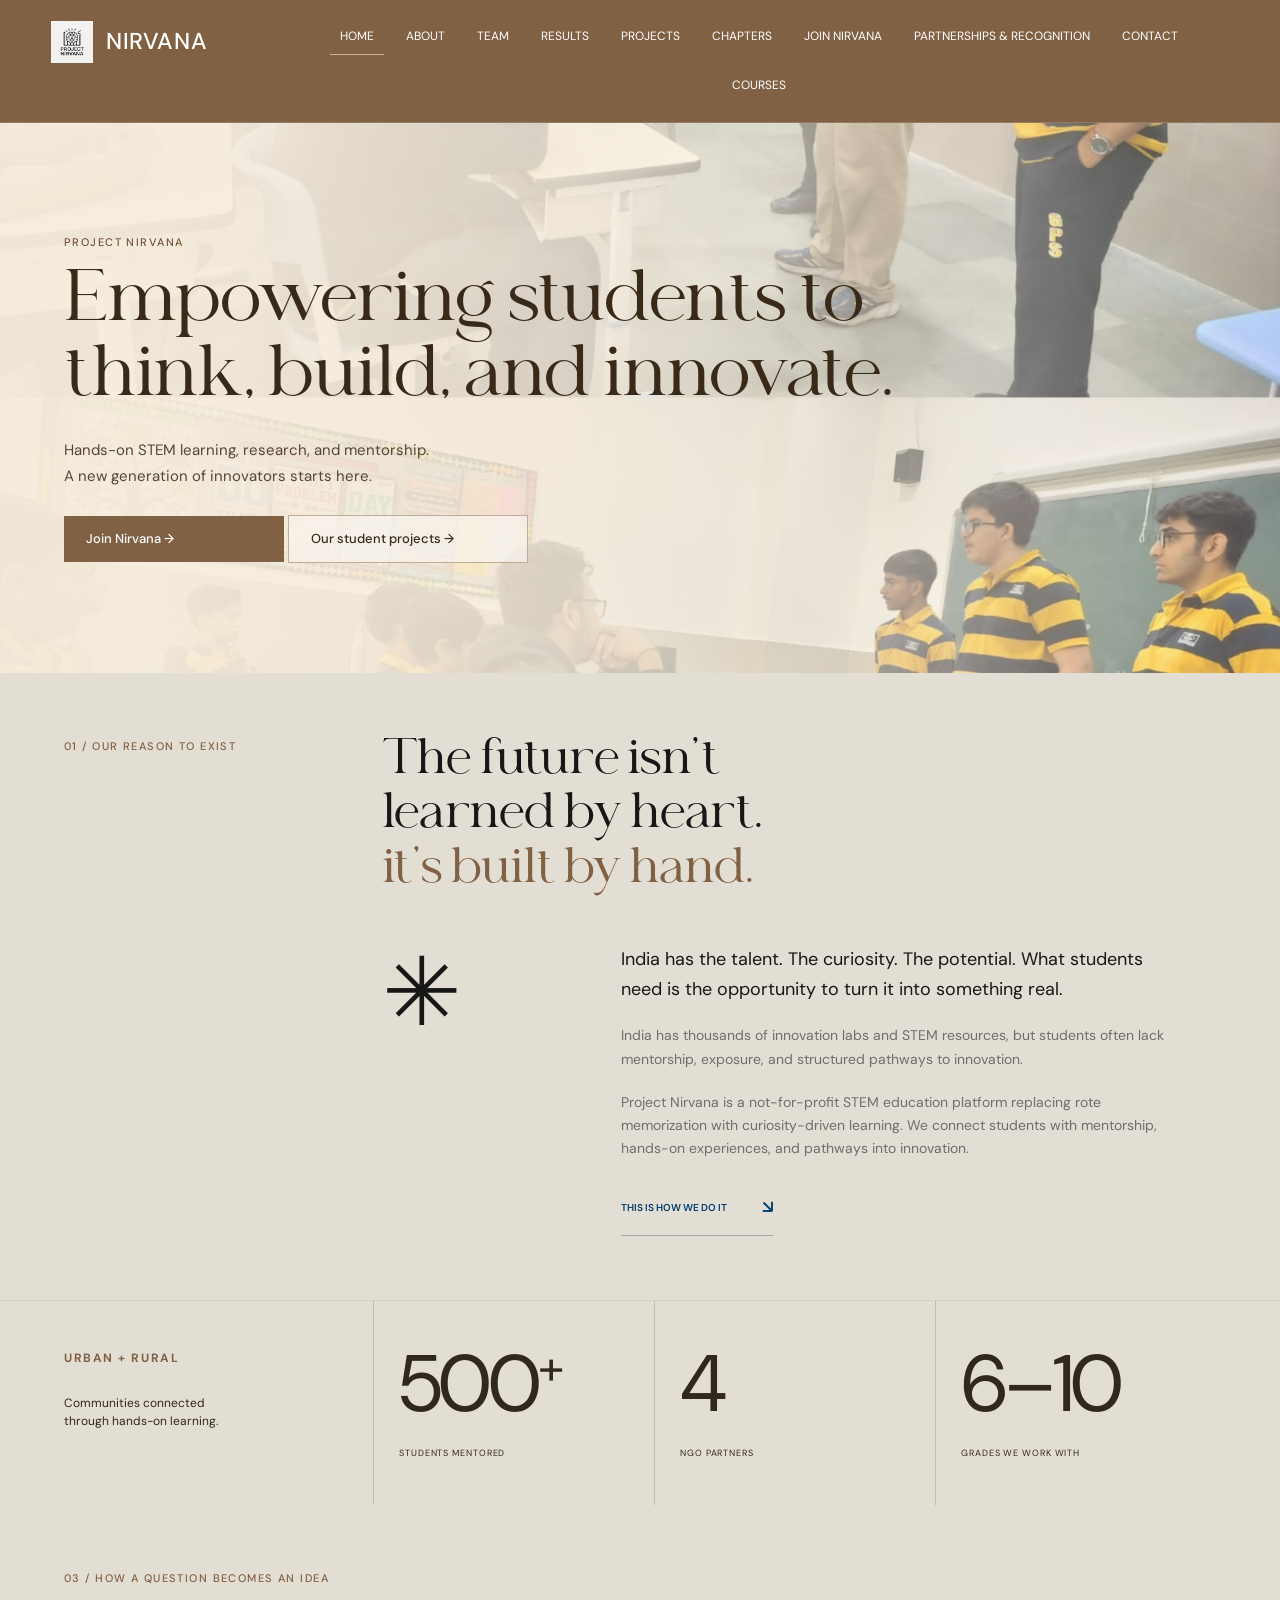
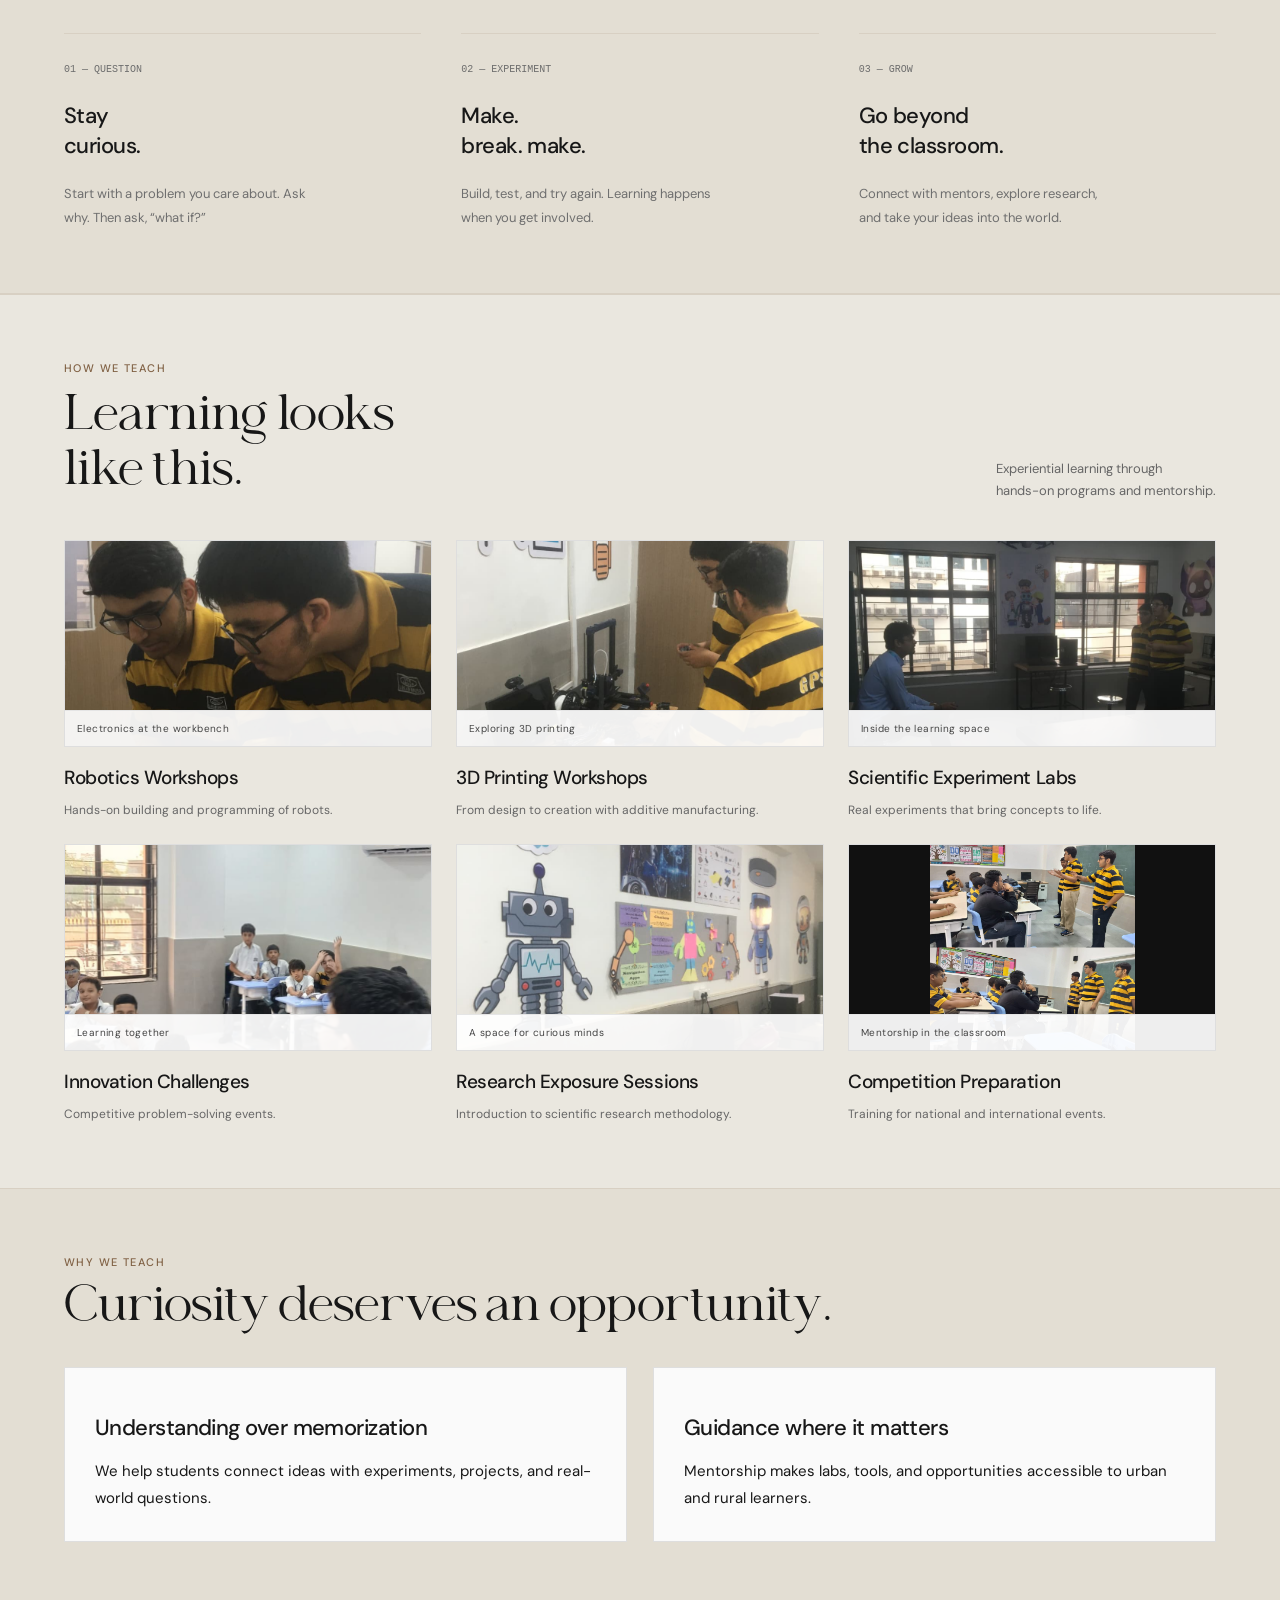
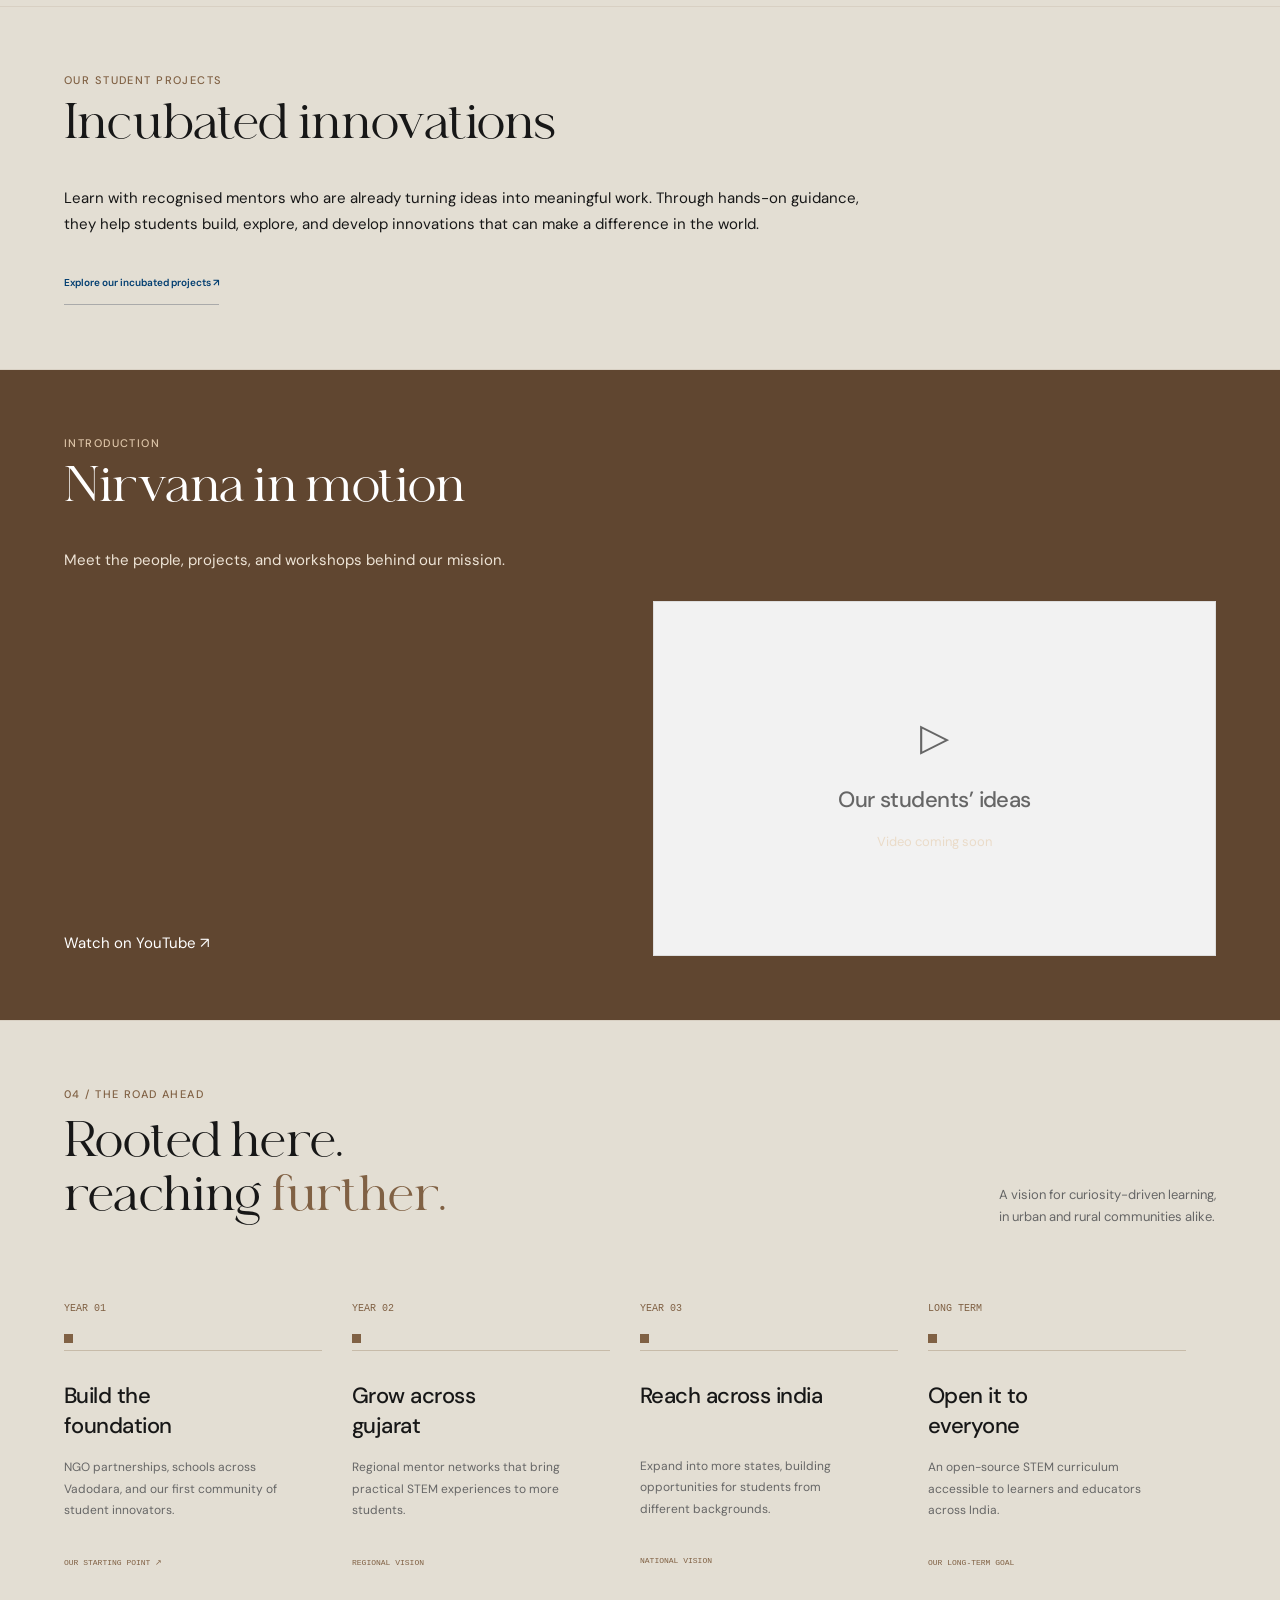
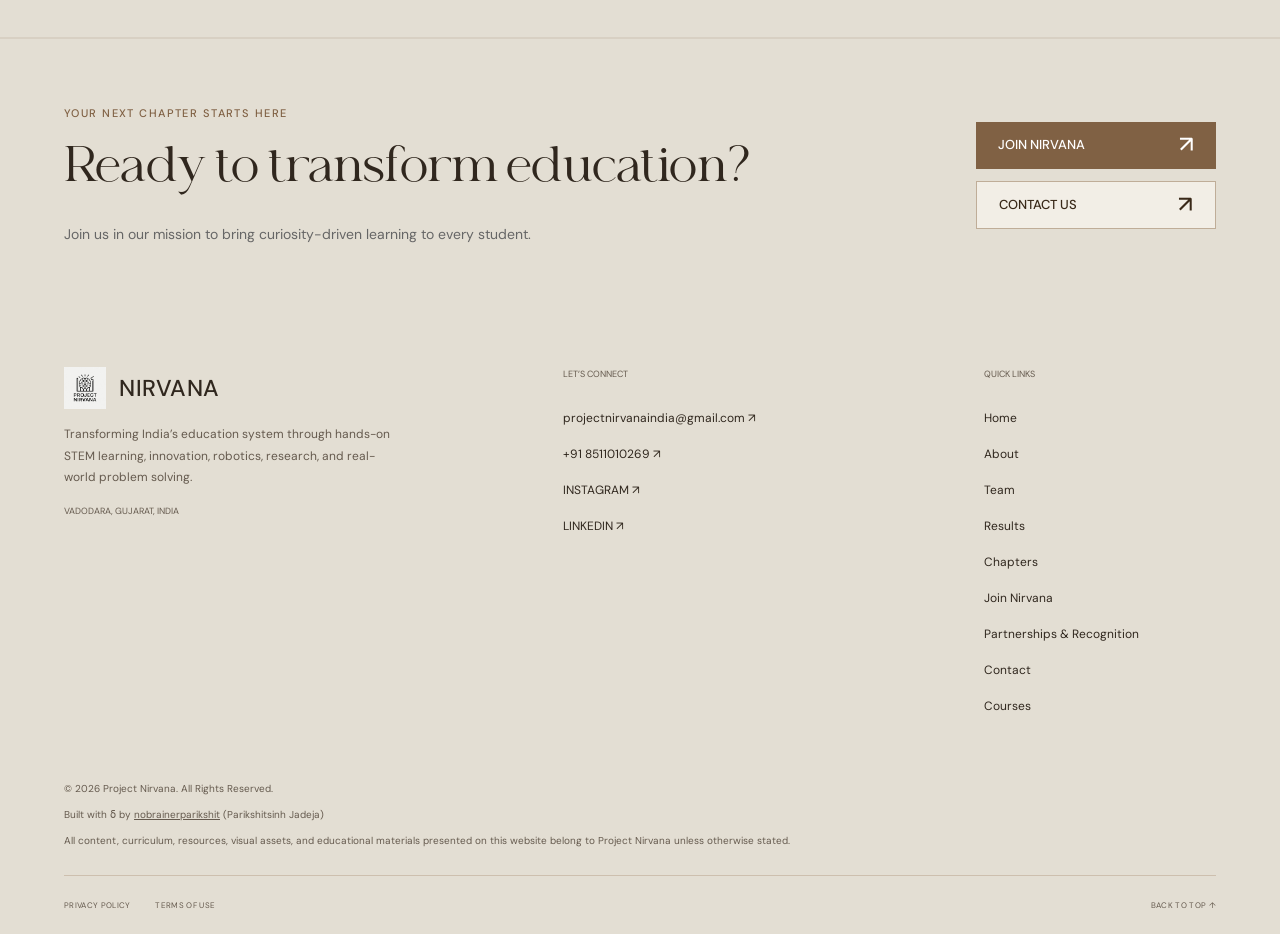
<file: project-nirvana/index.html>
<!doctype html>
<html lang="en">
  <head>
    <meta charset="utf-8" />
    <meta name="viewport" content="width=device-width, initial-scale=1" />
    <meta name="theme-color" content="#080808" />
    <meta
      name="description"
      content="Project Nirvana — Empowering students to think, build, and innovate. Hands-on STEM learning, innovation, research, and mentorship in India."
    />
    <title>
      Empowering students to think, build, and innovate | Project Nirvana
    </title>
    <link rel="icon" href="assets/logo/nirvana_logo.jpg" type="image/jpeg" />
    <link rel="stylesheet" href="style.css" />
    <link rel="stylesheet" href="pages.css" />
    <link rel="stylesheet" href="reference.css" />
    <script src="script.js" defer></script>
    <script src="contact.js" defer></script>
  </head>
  <body>
    <a class="skip" href="#main">Skip to content</a>
    <div class="progress" aria-hidden="true"></div>
    <div class="announcement">
      <span><i></i>A NOT-FOR-PROFIT STEM EDUCATION INITIATIVE</span
      ><span>VADODARA, INDIA ↗</span>
    </div>
    <header>
      <a class="brand" href="index.html" aria-label="Project Nirvana home"
        ><img
          class="brand-symbol"
          src="assets/logo/nirvana_logo.jpg"
          alt=""
          width="42"
          height="42"
        />NIRVANA<span class="brand-note">PROJECT<br />INDIA</span></a
      ><span class="header-note"
        >SMALL QUESTIONS.<br />EXTRAORDINARY POSSIBILITIES.</span
      ><a class="button yellow header-join" href="join.html"
        >JOIN NIRVANA<span>↗</span></a
      ><button
        class="menu-toggle"
        aria-label="Open navigation"
        aria-expanded="false"
        aria-controls="navigation"
      >
        ☰
      </button>
    </header>
    <nav id="navigation" aria-label="Main navigation">
      <a class="share" href="contact.html">LET’S BUILD THE FUTURE ↗</a>
      <div>
        <a href="index.html" aria-current="page">HOME</a
        ><a href="about.html">ABOUT</a><a href="team.html">TEAM</a
        ><a href="results.html">RESULTS</a><a href="projects.html">PROJECTS</a
        ><a href="chapters.html">CHAPTERS</a><a href="join.html">JOIN NIRVANA</a
        ><a href="partnerships.html">PARTNERSHIPS &amp; RECOGNITION</a
        ><a href="contact.html">CONTACT</a><a href="courses.html">COURSES</a>
      </div>
      <span>INDIA / STEM</span>
    </nav>
    <main id="main">
      <section class="reference-hero">
        <div>
          <span class="section-label">PROJECT NIRVANA</span>
          <h1>Empowering students to<br />think, build, and innovate.</h1>
          <p>
            Hands-on STEM learning, research, and mentorship.<br />A new
            generation of innovators starts here.
          </p>
          <a class="button black" href="join.html">Join Nirvana →</a>
          <a class="button outlined" href="#projects">Our student projects →</a>
        </div>
      </section>

      <section id="mission" class="mission light section">
        <div class="section-label reveal">01 / OUR REASON TO EXIST</div>
        <div class="mission-body">
          <h2 class="reveal">
            The future isn’t<br />learned by heart.<br /><span
              >it’s built by hand.</span
            >
          </h2>
          <div class="mission-detail reveal">
            <span class="asterisk" aria-hidden="true">✳</span>
            <div>
              <p>
                India has the talent. The curiosity. The potential. What
                students need is the opportunity to turn it into something real.
              </p>
              <p class="muted">
                India has thousands of innovation labs and STEM resources, but
                students often lack mentorship, exposure, and structured
                pathways to innovation.
              </p>
              <p class="muted">
                Project Nirvana is a not-for-profit STEM education platform
                replacing rote memorization with curiosity-driven learning. We
                connect students with mentorship, hands-on experiences, and
                pathways into innovation.
              </p>
              <a class="text-link dark-link" href="#gallery"
                >THIS IS HOW WE DO IT <span>↘</span></a
              >
            </div>
          </div>
        </div>
      </section>
      <section id="impact" class="impact">
        <div class="impact-intro">
          <span class="eyebrow">URBAN + RURAL</span>
          <p>Communities connected<br />through hands-on learning.</p>
        </div>
        <div class="stat">
          <strong data-count="500">500</strong><b>+</b
          ><span>STUDENTS MENTORED</span>
        </div>
        <div class="stat">
          <strong data-count="4">4</strong><span>NGO PARTNERS</span>
        </div>
        <div class="stat">
          <strong>6–10</strong><span>GRADES WE WORK WITH</span>
        </div>
      </section>

      <section class="method light section">
        <div class="section-label reveal">
          03 / HOW A QUESTION BECOMES AN IDEA
        </div>
        <div class="method-grid">
          <article class="reveal">
            <span>01 — QUESTION</span>
            <h3>Stay<br />curious.</h3>
            <p>
              Start with a problem you care about. Ask why. Then ask, “what if?”
            </p>
          </article>
          <article class="reveal">
            <span>02 — EXPERIMENT</span>
            <h3>Make.<br />break. make.</h3>
            <p>
              Build, test, and try again. Learning happens when you get
              involved.
            </p>
          </article>
          <article class="reveal">
            <span>03 — GROW</span>
            <h3>Go beyond<br />the classroom.</h3>
            <p>
              Connect with mentors, explore research, and take your ideas into
              the world.
            </p>
          </article>
        </div>
      </section>
      <section class="section light gallery" id="gallery">
        <div class="section-heading reveal">
          <div>
            <span class="section-label">HOW WE TEACH</span>
            <h2>Learning looks<br />like this.</h2>
          </div>
          <p>
            Experiential learning through<br />hands-on programs and mentorship.
          </p>
        </div>
        <div class="photo-grid">
          <article class="reveal">
            <figure class="site-photo workshop-photo">
              <img
                src="assets/WhatsApp%20Image%202026-07-02%20at%2013.57.18.jpeg"
                alt="Students working together with electronics"
                loading="lazy"
                width="960"
                height="1280"
              />
              <figcaption>Electronics at the workbench</figcaption>
            </figure>
            <h3>Robotics Workshops</h3>
            <p>Hands-on building and programming of robots.</p>
          </article>
          <article class="reveal">
            <figure class="site-photo workshop-photo">
              <img
                src="assets/rw.jpeg"
                alt="Students beside a 3D printer and electronic components"
                loading="lazy"
                width="960"
                height="1280"
              />
              <figcaption>Exploring 3D printing</figcaption>
            </figure>
            <h3>3D Printing Workshops</h3>
            <p>From design to creation with additive manufacturing.</p>
          </article>
          <article class="reveal">
            <figure class="site-photo workshop-photo">
              <img
                src="assets/WhatsApp%20Image%202026-07-02%20at%2013.57.19.jpeg"
                alt="Tables and equipment in the science learning space"
                loading="lazy"
                width="960"
                height="1280"
              />
              <figcaption>Inside the learning space</figcaption>
            </figure>
            <h3>Scientific Experiment Labs</h3>
            <p>Real experiments that bring concepts to life.</p>
          </article>
          <article class="reveal">
            <figure class="site-photo workshop-photo">
              <img
                src="assets/workshops/1.jpeg"
                alt="A classroom session with students and mentors"
                loading="lazy"
                width="960"
                height="1280"
              />
              <figcaption>Learning together</figcaption>
            </figure>
            <h3>Innovation Challenges</h3>
            <p>Competitive problem-solving events.</p>
          </article>
          <article class="reveal">
            <figure class="site-photo workshop-photo">
              <img
                src="assets/WhatsApp%20Image%202026-07-02%20at%2013.57.20%20(1).jpeg"
                alt="Science and technology displays on the classroom wall"
                loading="lazy"
                width="960"
                height="1280"
              />
              <figcaption>A space for curious minds</figcaption>
            </figure>
            <h3>Research Exposure Sessions</h3>
            <p>Introduction to scientific research methodology.</p>
          </article>
          <article class="reveal">
            <figure class="site-photo workshop-photo collage-photo">
              <img
                src="assets/workshops/2.jpeg"
                alt="Two photographs of mentors presenting to students"
                loading="lazy"
                width="960"
                height="1280"
              />
              <figcaption>Mentorship in the classroom</figcaption>
            </figure>
            <h3>Competition Preparation</h3>
            <p>Training for national and international events.</p>
          </article>
        </div>
      </section>
      <section class="section new-section">
        <span class="section-label">WHY WE TEACH</span>
        <h2>Curiosity deserves an opportunity.</h2>
        <div class="new-grid">
          <article>
            <h3>Understanding over memorization</h3>
            <p>
              We help students connect ideas with experiments, projects, and
              real-world questions.
            </p>
          </article>
          <article>
            <h3>Guidance where it matters</h3>
            <p>
              Mentorship makes labs, tools, and opportunities accessible to
              urban and rural learners.
            </p>
          </article>
        </div>
      </section>
      <div id="projects">
        <section class="section new-section">
          <span class="section-label">OUR STUDENT PROJECTS</span>
          <h2>Incubated innovations</h2>
          <p>
            Learn with recognised mentors who are already turning ideas into
            meaningful work. Through hands-on guidance, they help students
            build, explore, and develop innovations that can make a difference
            in the world.
          </p>
          <a class="text-link dark-link" href="projects.html"
            >Explore our incubated projects ↗</a
          >
        </section>
      </div>
      <section class="section new-section">
        <span class="section-label">INTRODUCTION</span>
        <h2>Nirvana in motion</h2>
        <p>Meet the people, projects, and workshops behind our mission.</p>
        <div class="new-grid">
          <div class="video-embed">
            <iframe
              src="https://www.youtube-nocookie.com/embed/5jcJ8ZbmPCk"
              title="Project Nirvana video"
              loading="lazy"
              allow="accelerometer; autoplay; clipboard-write; encrypted-media; gyroscope; picture-in-picture; web-share"
              referrerpolicy="strict-origin-when-cross-origin"
              allowfullscreen
            ></iframe
            ><a
              href="https://youtu.be/5jcJ8ZbmPCk"
              target="_blank"
              rel="noopener noreferrer"
              >Watch on YouTube ↗</a
            >
          </div>
          <div class="video-slot">
            <span>▷</span>
            <h3>Our students’ ideas</h3>
            <p>Video coming soon</p>
          </div>
        </div>
      </section>
      <section id="vision" class="vision section">
        <div class="section-heading reveal">
          <div>
            <span class="section-label">04 / THE ROAD AHEAD</span>
            <h2>Rooted here.<br />reaching <em>further.</em></h2>
          </div>
          <p>
            A vision for curiosity-driven learning,<br />in urban and rural
            communities alike.
          </p>
        </div>
        <div class="roadmap">
          <article class="reveal">
            <span>YEAR 01</span><i></i>
            <h3>Build the foundation</h3>
            <p>
              NGO partnerships, schools across Vadodara, and our first community
              of student innovators.
            </p>
            <b>OUR STARTING POINT ↗</b>
          </article>
          <article class="reveal">
            <span>YEAR 02</span><i></i>
            <h3>Grow across gujarat</h3>
            <p>
              Regional mentor networks that bring practical STEM experiences to
              more students.
            </p>
            <b>REGIONAL VISION</b>
          </article>
          <article class="reveal">
            <span>YEAR 03</span><i></i>
            <h3>Reach across india</h3>
            <p>
              Expand into more states, building opportunities for students from
              different backgrounds.
            </p>
            <b>NATIONAL VISION</b>
          </article>
          <article class="reveal">
            <span>LONG TERM</span><i></i>
            <h3>Open it to everyone</h3>
            <p>
              An open-source STEM curriculum accessible to learners and
              educators across India.
            </p>
            <b>OUR LONG-TERM GOAL</b>
          </article>
        </div>
      </section>
      <section class="page-cta light">
        <div>
          <span class="section-label">YOUR NEXT CHAPTER STARTS HERE</span>
          <h2>Ready to transform education?</h2>
          <p>
            Join us in our mission to bring curiosity-driven learning to every
            student.
          </p>
        </div>
        <div class="cta-buttons">
          <a class="button black" href="join.html"
            >JOIN NIRVANA<span>↗</span></a
          ><a class="button outlined" href="contact.html"
            >CONTACT US<span>↗</span></a
          >
        </div>
      </section>
    </main>
    <footer>
      <div class="footer-top">
        <div>
          <a class="brand" href="index.html"
            ><img
              class="brand-symbol"
              src="assets/logo/nirvana_logo.jpg"
              alt=""
              width="42"
              height="42"
            />NIRVANA<span class="brand-note">PROJECT<br />INDIA</span></a
          >
          <p>
            Transforming India’s education system through hands-on STEM
            learning, innovation, robotics, research, and real-world problem
            solving.
          </p>
          <span>VADODARA, GUJARAT, INDIA</span>
        </div>
        <div>
          <span>LET’S CONNECT</span
          ><a href="mailto:projectnirvanaindia@gmail.com"
            >projectnirvanaindia@gmail.com ↗</a
          ><a href="https://wa.me/9185111010269" target="_blank" rel="noopener"
            >+91 8511010269 ↗</a
          ><a
            href="https://www.instagram.com/project_nirvanaindia/"
            target="_blank"
            rel="noopener"
            >INSTAGRAM ↗</a
          ><a
            href="https://www.linkedin.com/company/the-project-nirvana/"
            target="_blank"
            rel="noopener"
            >LINKEDIN ↗</a
          >
        </div>
        <div>
          <span>QUICK LINKS</span><a href="index.html">Home</a
          ><a href="about.html">About</a><a href="team.html">Team</a
          ><a href="results.html">Results</a><a href="chapters.html">Chapters</a
          ><a href="join.html">Join Nirvana</a
          ><a href="partnerships.html">Partnerships &amp; Recognition</a
          ><a href="contact.html">Contact</a><a href="courses.html">Courses</a>
        </div>
      </div>
      <div class="footer-credits">
        <p>© 2026 Project Nirvana. All Rights Reserved.</p>
        <p>
          Built with ẟ by
          <a href="https://pariksh1t.netlify.app" target="_blank" rel="noopener"
            >nobrainerparikshit</a
          >
          (Parikshitsinh Jadeja)
        </p>
        <p>
          All content, curriculum, resources, visual assets, and educational
          materials presented on this website belong to Project Nirvana unless
          otherwise stated.
        </p>
      </div>
      <div class="footer-bottom">
        <a href="privacy.html">PRIVACY POLICY</a
        ><a href="terms.html">TERMS OF USE</a><a href="#">BACK TO TOP ↑</a>
      </div>
    </footer>
  </body>
</html>
</file>
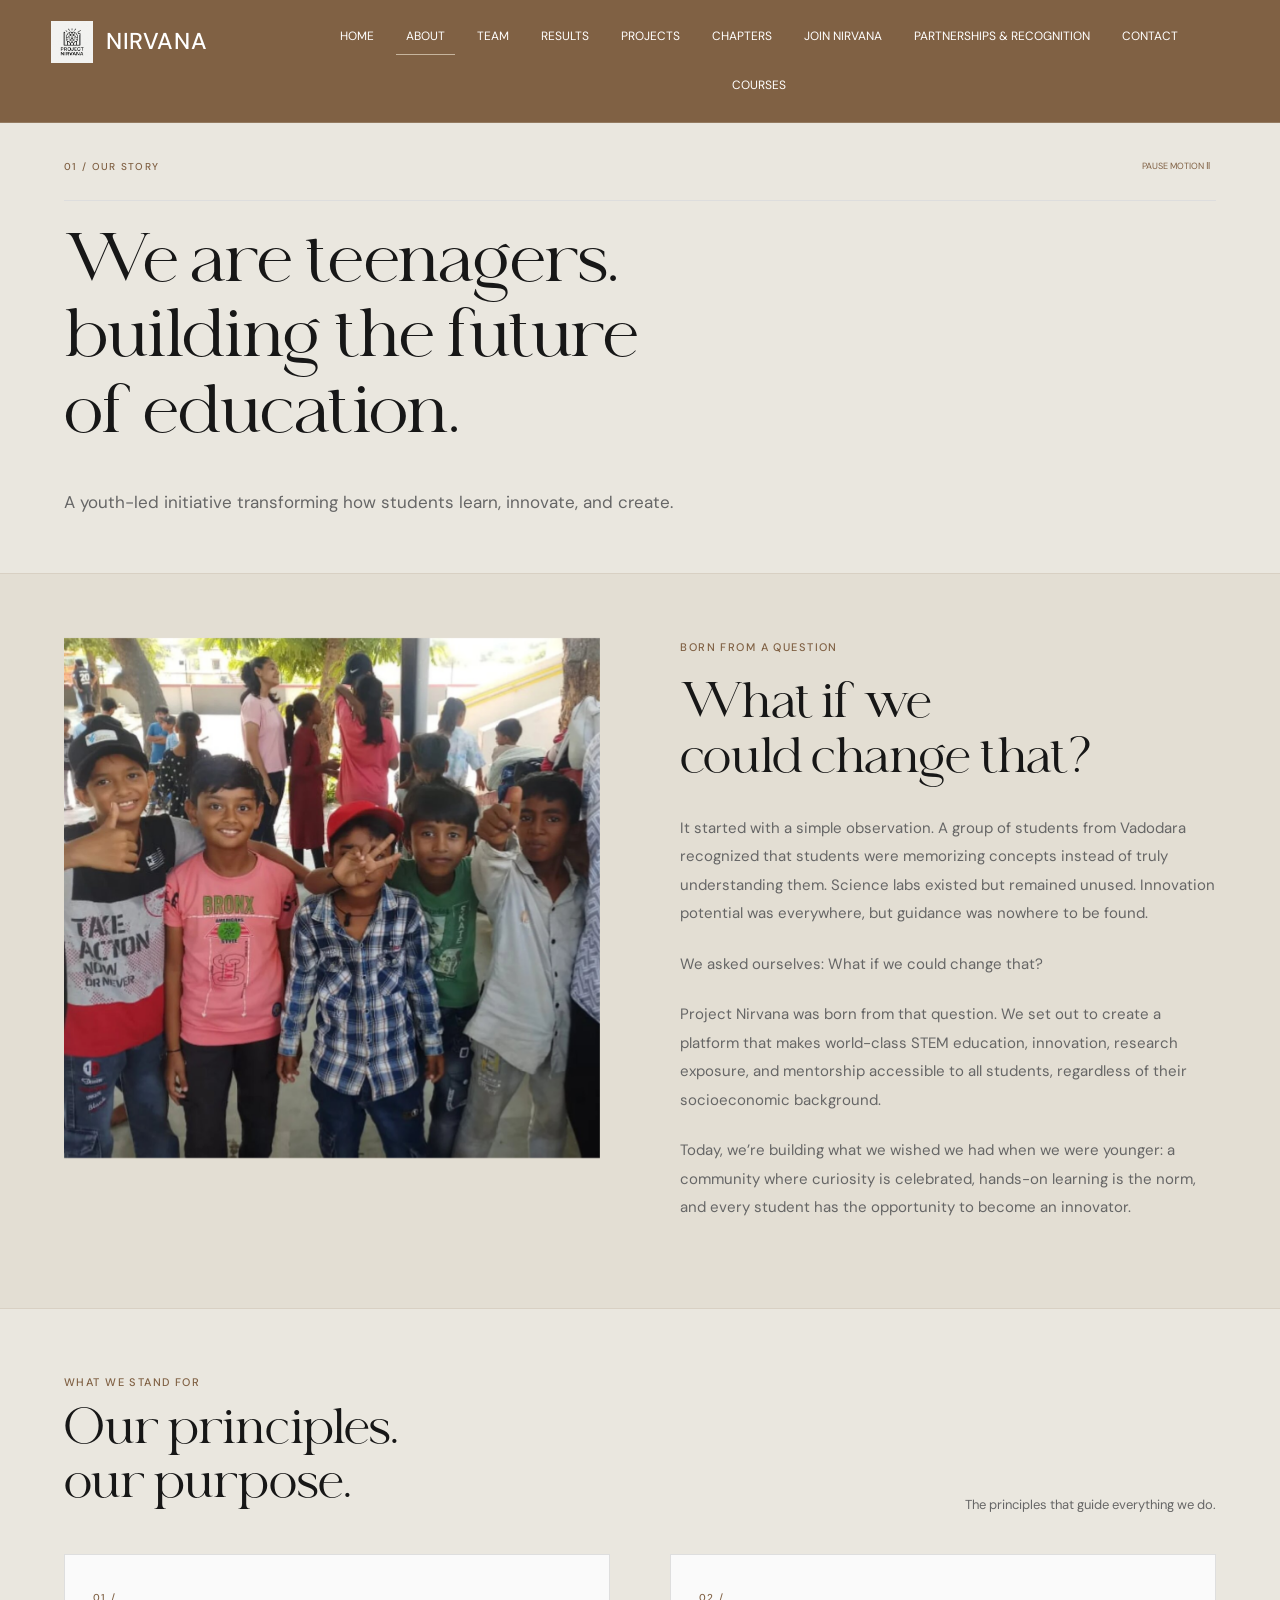
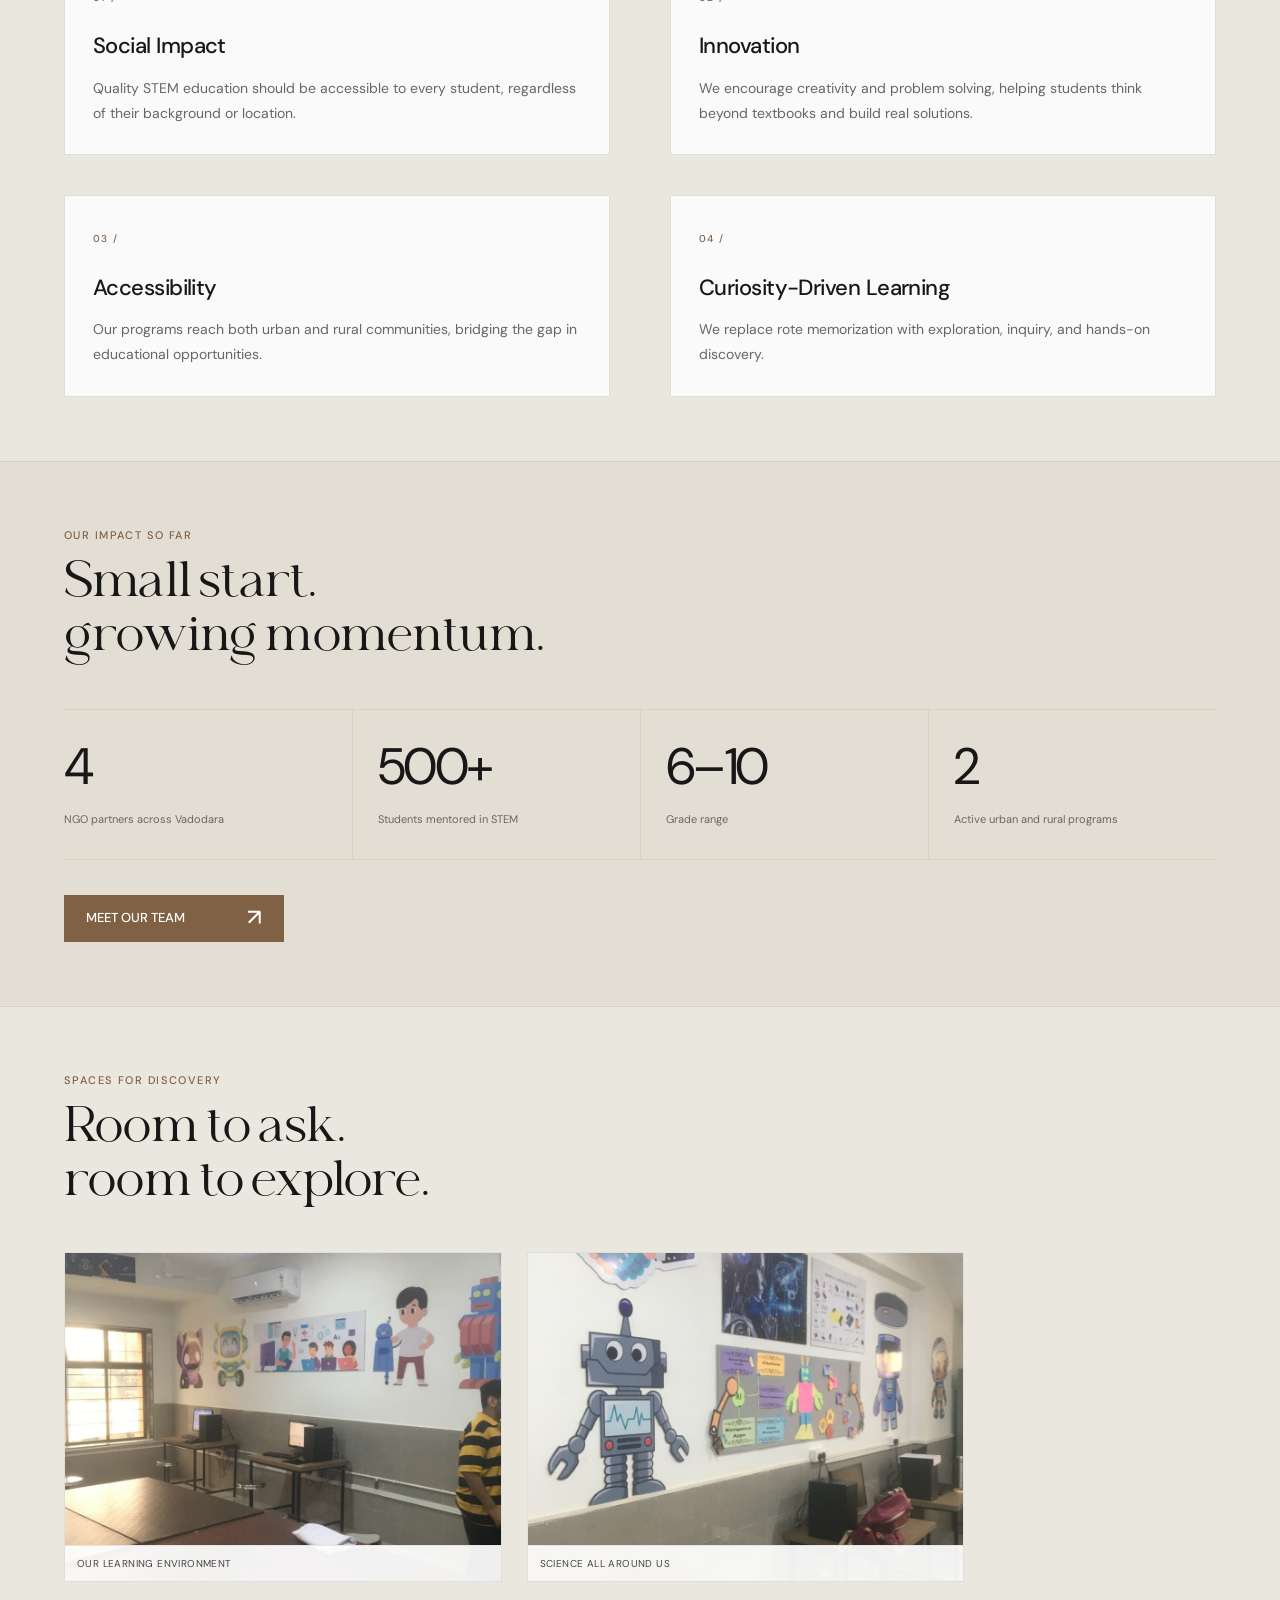
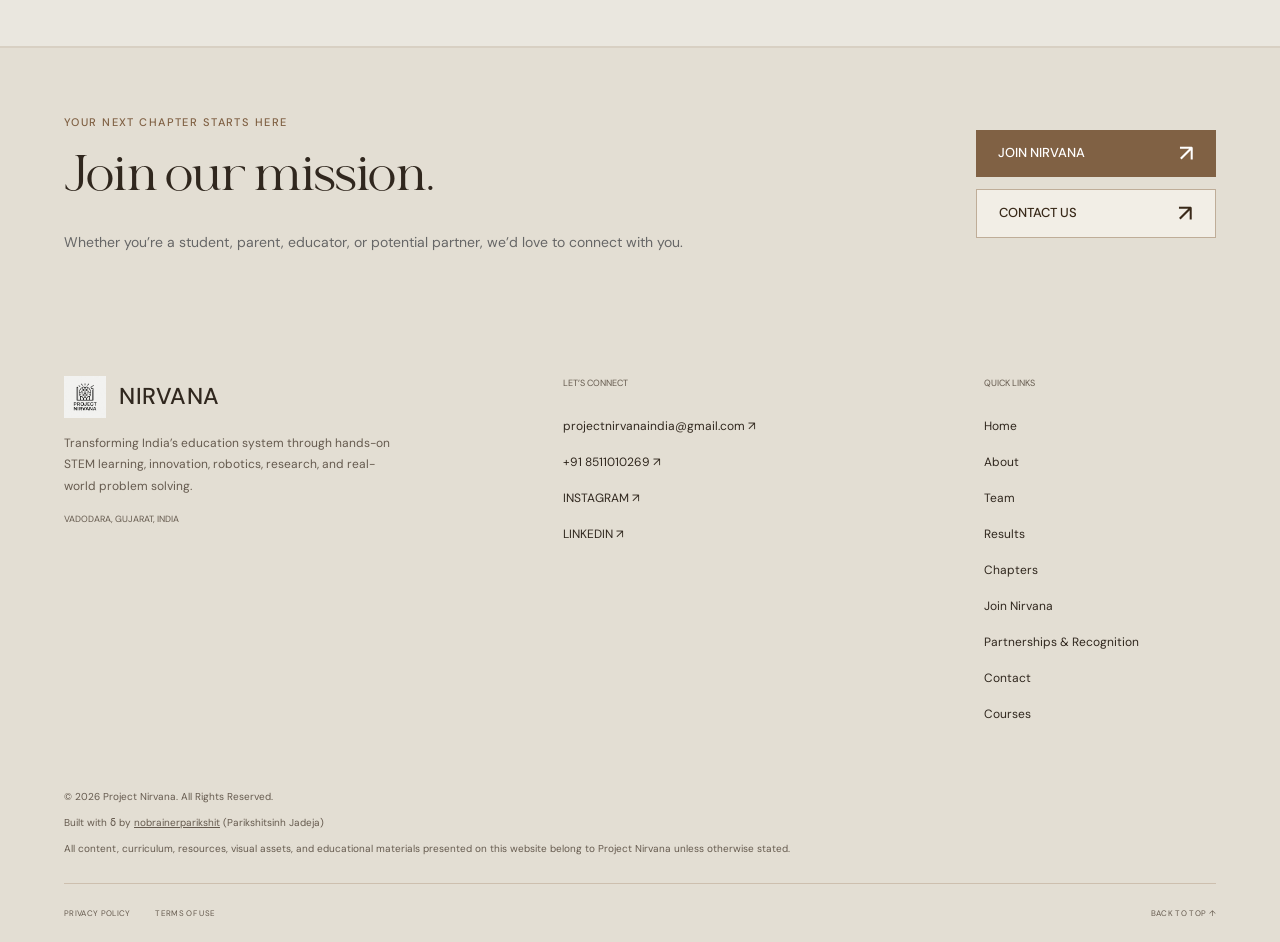
<file: project-nirvana/about.html>
<!doctype html>
<html lang="en">
  <head>
    <meta charset="utf-8" />
    <meta name="viewport" content="width=device-width, initial-scale=1" />
    <meta name="theme-color" content="#080808" />
    <meta
      name="description"
      content="Project Nirvana — About. Hands-on STEM learning, innovation, research, and mentorship in India."
    />
    <title>About | Project Nirvana</title>
    <link rel="icon" href="assets/logo/nirvana_logo.jpg" type="image/jpeg" />
    <link rel="stylesheet" href="style.css" />
    <link rel="stylesheet" href="pages.css" />
    <link rel="stylesheet" href="reference.css" />
    <script src="script.js" defer></script>
    <script src="contact.js" defer></script>
  </head>
  <body>
    <a class="skip" href="#main">Skip to content</a>
    <div class="progress" aria-hidden="true"></div>
    <div class="announcement">
      <span><i></i>A NOT-FOR-PROFIT STEM EDUCATION INITIATIVE</span
      ><span>VADODARA, INDIA ↗</span>
    </div>
    <header>
      <a class="brand" href="index.html" aria-label="Project Nirvana home"
        ><img
          class="brand-symbol"
          src="assets/logo/nirvana_logo.jpg"
          alt=""
          width="42"
          height="42"
        />NIRVANA<span class="brand-note">PROJECT<br />INDIA</span></a
      ><span class="header-note"
        >SMALL QUESTIONS.<br />EXTRAORDINARY POSSIBILITIES.</span
      ><a class="button yellow header-join" href="join.html"
        >JOIN NIRVANA<span>↗</span></a
      ><button
        class="menu-toggle"
        aria-label="Open navigation"
        aria-expanded="false"
        aria-controls="navigation"
      >
        ☰
      </button>
    </header>
    <nav id="navigation" aria-label="Main navigation">
      <a class="share" href="contact.html">LET’S BUILD THE FUTURE ↗</a>
      <div>
        <a href="index.html">HOME</a
        ><a href="about.html" aria-current="page">ABOUT</a
        ><a href="team.html">TEAM</a><a href="results.html">RESULTS</a
        ><a href="projects.html">PROJECTS</a><a href="chapters.html">CHAPTERS</a
        ><a href="join.html">JOIN NIRVANA</a
        ><a href="partnerships.html">PARTNERSHIPS &amp; RECOGNITION</a
        ><a href="contact.html">CONTACT</a><a href="courses.html">COURSES</a>
      </div>
      <span>INDIA / STEM</span>
    </nav>
    <main id="main">
      <section class="page-hero">
        <div class="hero-top">
          <span class="eyebrow">01 / OUR STORY</span
          ><button id="motion-toggle" aria-pressed="false">
            PAUSE MOTION Ⅱ
          </button>
        </div>
        <h1>We are teenagers.<br />building the future<br />of education.</h1>
        <p>
          A youth-led initiative transforming how students learn, innovate, and
          create.
        </p>
      </section>
      <section class="section light story-layout">
        <div class="story-image reveal">
          <img
            src="assets/about/6.jpg"
            alt="Project Nirvana students"
            width="800"
            height="900"
            loading="lazy"
          />
        </div>
        <div class="prose reveal">
          <span class="section-label">BORN FROM A QUESTION</span>
          <h2>What if we<br />could change that?</h2>
          <p>
            It started with a simple observation. A group of students from
            Vadodara recognized that students were memorizing concepts instead
            of truly understanding them. Science labs existed but remained
            unused. Innovation potential was everywhere, but guidance was
            nowhere to be found.
          </p>
          <p>We asked ourselves: What if we could change that?</p>
          <p>
            Project Nirvana was born from that question. We set out to create a
            platform that makes world-class STEM education, innovation, research
            exposure, and mentorship accessible to all students, regardless of
            their socioeconomic background.
          </p>
          <p>
            Today, we’re building what we wished we had when we were younger: a
            community where curiosity is celebrated, hands-on learning is the
            norm, and every student has the opportunity to become an innovator.
          </p>
        </div>
      </section>
      <section class="section">
        <div class="section-heading reveal">
          <div>
            <span class="section-label">WHAT WE STAND FOR</span>
            <h2>Our principles.<br />our purpose.</h2>
          </div>
          <p>The principles that guide everything we do.</p>
        </div>
        <div class="editorial-grid">
          <article class="reveal">
            <span class="item-number">01 /</span>
            <h3>Social Impact</h3>
            <p>
              Quality STEM education should be accessible to every student,
              regardless of their background or location.
            </p>
          </article>
          <article class="reveal">
            <span class="item-number">02 /</span>
            <h3>Innovation</h3>
            <p>
              We encourage creativity and problem solving, helping students
              think beyond textbooks and build real solutions.
            </p>
          </article>
          <article class="reveal">
            <span class="item-number">03 /</span>
            <h3>Accessibility</h3>
            <p>
              Our programs reach both urban and rural communities, bridging the
              gap in educational opportunities.
            </p>
          </article>
          <article class="reveal">
            <span class="item-number">04 /</span>
            <h3>Curiosity-Driven Learning</h3>
            <p>
              We replace rote memorization with exploration, inquiry, and
              hands-on discovery.
            </p>
          </article>
        </div>
      </section>
      <section class="section light">
        <div class="section-heading reveal">
          <div>
            <span class="section-label">OUR IMPACT SO FAR</span>
            <h2>Small start.<br />growing momentum.</h2>
          </div>
        </div>
        <div class="metric-grid">
          <div><strong>4</strong><span>NGO partners across Vadodara</span></div>
          <div><strong>500+</strong><span>Students mentored in STEM</span></div>
          <div><strong>6–10</strong><span>Grade range</span></div>
          <div>
            <strong>2</strong><span>Active urban and rural programs</span>
          </div>
        </div>
        <div class="section-links">
          <a class="button black" href="team.html"
            >MEET OUR TEAM<span>↗</span></a
          >
        </div>
      </section>
      <section class="section light">
        <div class="section-heading">
          <div>
            <span class="section-label">SPACES FOR DISCOVERY</span>
            <h2>Room to ask.<br />room to explore.</h2>
          </div>
        </div>
        <div class="learning-space-grid">
          <figure class="site-photo space-photo">
            <img
              src="assets/WhatsApp%20Image%202026-07-02%20at%2013.57.20.jpeg"
              alt="An overview of the classroom with science displays and worktables"
              loading="lazy"
              width="960"
              height="1280"
            />
            <figcaption>OUR LEARNING ENVIRONMENT</figcaption>
          </figure>
          <figure class="site-photo space-photo">
            <img
              src="assets/WhatsApp%20Image%202026-07-02%20at%2013.57.20%20(1).jpeg"
              alt="A classroom wall displaying robotics and engineering illustrations"
              loading="lazy"
              width="960"
              height="1280"
            />
            <figcaption>SCIENCE ALL AROUND US</figcaption>
          </figure>
        </div>
      </section>
      <section class="page-cta light">
        <div>
          <span class="section-label">YOUR NEXT CHAPTER STARTS HERE</span>
          <h2>Join our mission.</h2>
          <p>
            Whether you’re a student, parent, educator, or potential partner,
            we’d love to connect with you.
          </p>
        </div>
        <div class="cta-buttons">
          <a class="button black" href="join.html"
            >JOIN NIRVANA<span>↗</span></a
          ><a class="button outlined" href="contact.html"
            >CONTACT US<span>↗</span></a
          >
        </div>
      </section>
    </main>
    <footer>
      <div class="footer-top">
        <div>
          <a class="brand" href="index.html"
            ><img
              class="brand-symbol"
              src="assets/logo/nirvana_logo.jpg"
              alt=""
              width="42"
              height="42"
            />NIRVANA<span class="brand-note">PROJECT<br />INDIA</span></a
          >
          <p>
            Transforming India’s education system through hands-on STEM
            learning, innovation, robotics, research, and real-world problem
            solving.
          </p>
          <span>VADODARA, GUJARAT, INDIA</span>
        </div>
        <div>
          <span>LET’S CONNECT</span
          ><a href="mailto:projectnirvanaindia@gmail.com"
            >projectnirvanaindia@gmail.com ↗</a
          ><a href="https://wa.me/9185111010269" target="_blank" rel="noopener"
            >+91 8511010269 ↗</a
          ><a
            href="https://www.instagram.com/project_nirvanaindia/"
            target="_blank"
            rel="noopener"
            >INSTAGRAM ↗</a
          ><a
            href="https://www.linkedin.com/company/the-project-nirvana/"
            target="_blank"
            rel="noopener"
            >LINKEDIN ↗</a
          >
        </div>
        <div>
          <span>QUICK LINKS</span><a href="index.html">Home</a
          ><a href="about.html">About</a><a href="team.html">Team</a
          ><a href="results.html">Results</a><a href="chapters.html">Chapters</a
          ><a href="join.html">Join Nirvana</a
          ><a href="partnerships.html">Partnerships &amp; Recognition</a
          ><a href="contact.html">Contact</a><a href="courses.html">Courses</a>
        </div>
      </div>
      <div class="footer-credits">
        <p>© 2026 Project Nirvana. All Rights Reserved.</p>
        <p>
          Built with ẟ by
          <a href="https://pariksh1t.netlify.app" target="_blank" rel="noopener"
            >nobrainerparikshit</a
          >
          (Parikshitsinh Jadeja)
        </p>
        <p>
          All content, curriculum, resources, visual assets, and educational
          materials presented on this website belong to Project Nirvana unless
          otherwise stated.
        </p>
      </div>
      <div class="footer-bottom">
        <a href="privacy.html">PRIVACY POLICY</a
        ><a href="terms.html">TERMS OF USE</a><a href="#">BACK TO TOP ↑</a>
      </div>
    </footer>
  </body>
</html>
</file>
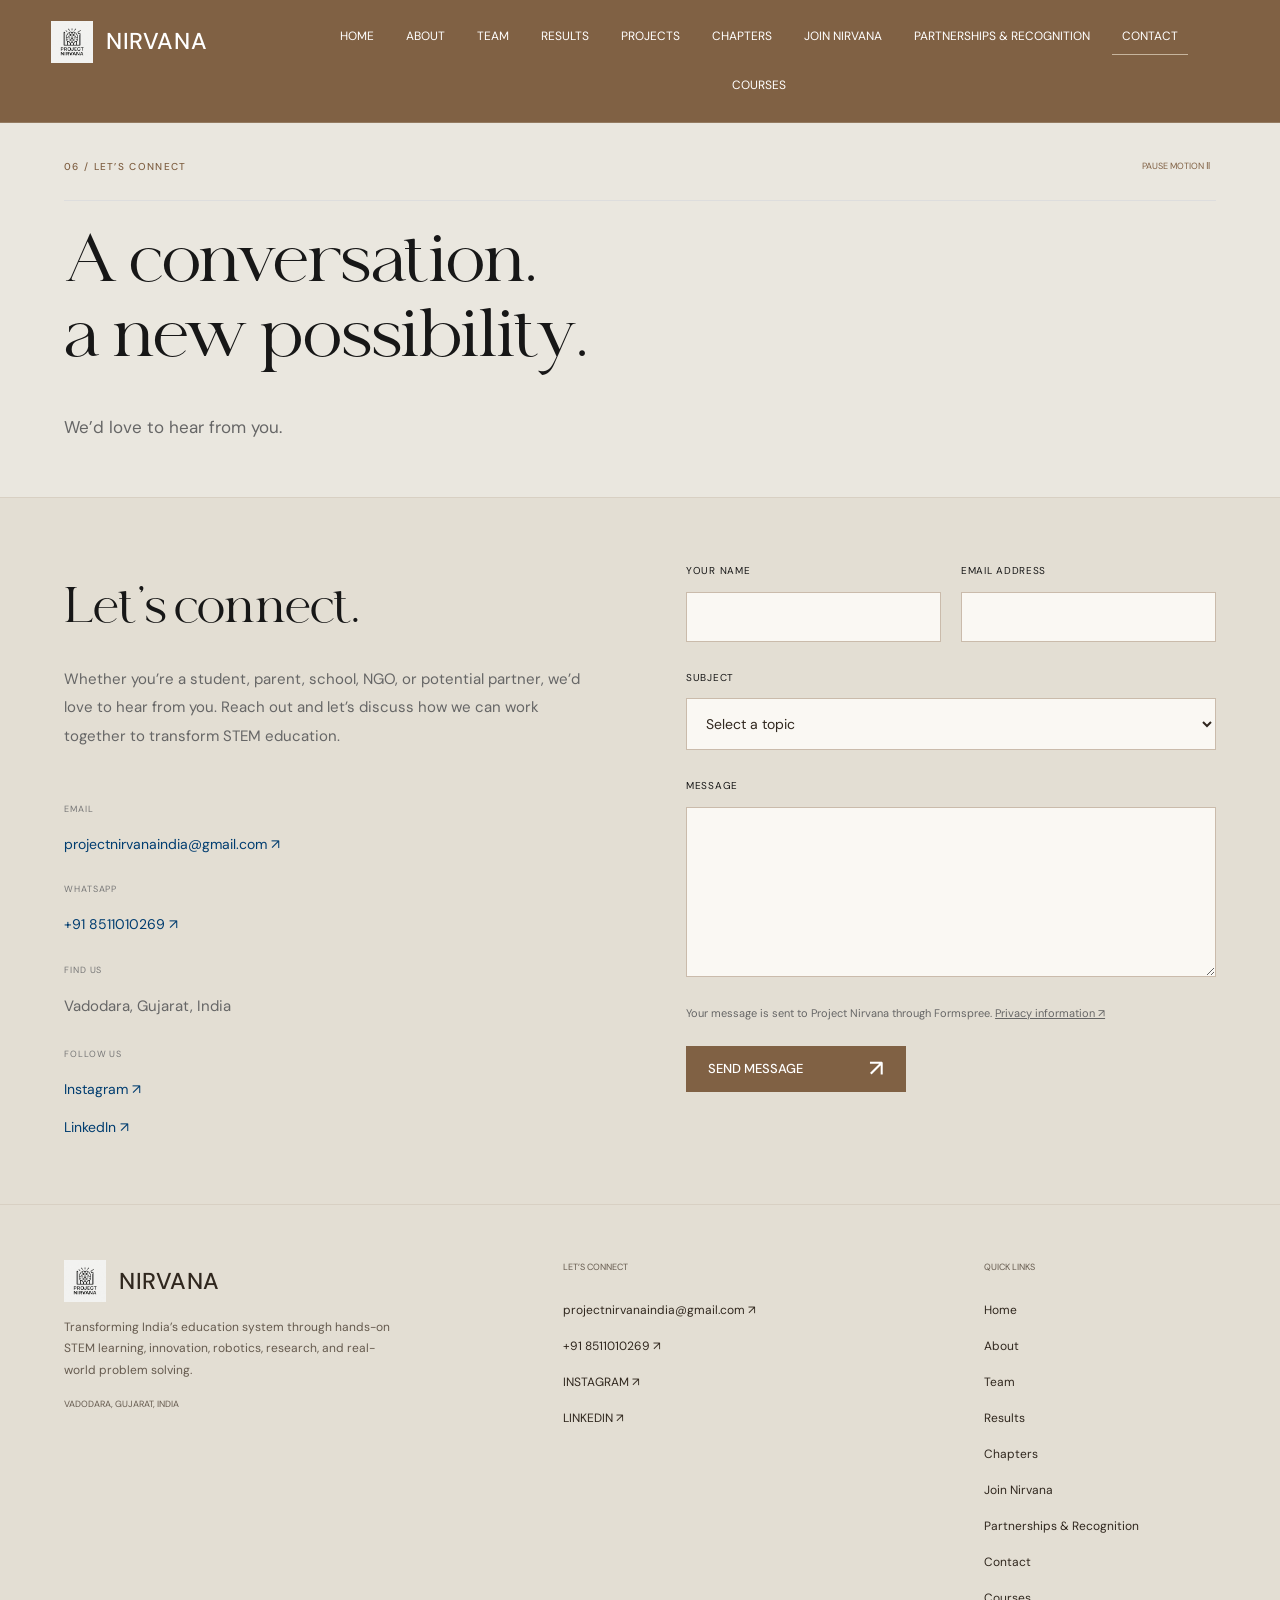
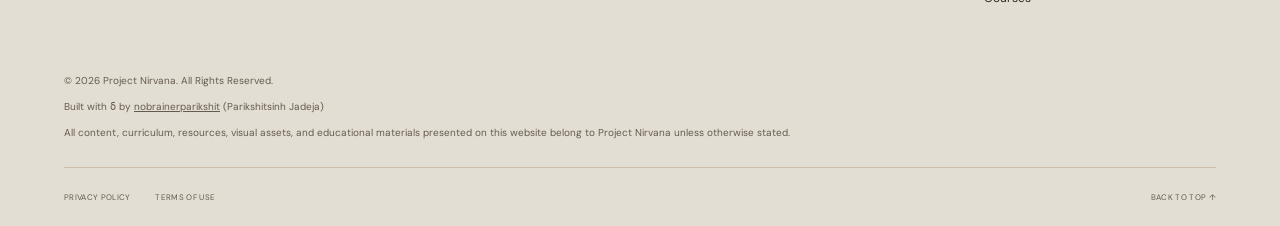
<file: project-nirvana/contact.html>
<!doctype html>
<html lang="en">
  <head>
    <meta charset="utf-8" />
    <meta name="viewport" content="width=device-width, initial-scale=1" />
    <meta name="theme-color" content="#080808" />
    <meta
      name="description"
      content="Project Nirvana — Contact Us. Hands-on STEM learning, innovation, research, and mentorship in India."
    />
    <title>Contact Us | Project Nirvana</title>
    <link rel="icon" href="assets/logo/nirvana_logo.jpg" type="image/jpeg" />
    <link rel="stylesheet" href="style.css" />
    <link rel="stylesheet" href="pages.css" />
    <link rel="stylesheet" href="reference.css" />
    <script src="script.js" defer></script>
    <script src="contact.js" defer></script>
  </head>
  <body>
    <a class="skip" href="#main">Skip to content</a>
    <div class="progress" aria-hidden="true"></div>
    <div class="announcement">
      <span><i></i>A NOT-FOR-PROFIT STEM EDUCATION INITIATIVE</span
      ><span>VADODARA, INDIA ↗</span>
    </div>
    <header>
      <a class="brand" href="index.html" aria-label="Project Nirvana home"
        ><img
          class="brand-symbol"
          src="assets/logo/nirvana_logo.jpg"
          alt=""
          width="42"
          height="42"
        />NIRVANA<span class="brand-note">PROJECT<br />INDIA</span></a
      ><span class="header-note"
        >SMALL QUESTIONS.<br />EXTRAORDINARY POSSIBILITIES.</span
      ><a class="button yellow header-join" href="join.html"
        >JOIN NIRVANA<span>↗</span></a
      ><button
        class="menu-toggle"
        aria-label="Open navigation"
        aria-expanded="false"
        aria-controls="navigation"
      >
        ☰
      </button>
    </header>
    <nav id="navigation" aria-label="Main navigation">
      <a class="share" href="contact.html">LET’S BUILD THE FUTURE ↗</a>
      <div>
        <a href="index.html">HOME</a><a href="about.html">ABOUT</a
        ><a href="team.html">TEAM</a><a href="results.html">RESULTS</a
        ><a href="projects.html">PROJECTS</a><a href="chapters.html">CHAPTERS</a
        ><a href="join.html">JOIN NIRVANA</a
        ><a href="partnerships.html">PARTNERSHIPS &amp; RECOGNITION</a
        ><a href="contact.html" aria-current="page">CONTACT</a
        ><a href="courses.html">COURSES</a>
      </div>
      <span>INDIA / STEM</span>
    </nav>
    <main id="main">
      <section class="page-hero">
        <div class="hero-top">
          <span class="eyebrow">06 / LET’S CONNECT</span
          ><button id="motion-toggle" aria-pressed="false">
            PAUSE MOTION Ⅱ
          </button>
        </div>
        <h1>A conversation.<br />a new possibility.</h1>
        <p>We’d love to hear from you.</p>
      </section>
      <section class="section light contact-layout">
        <div class="prose">
          <h2>Let’s connect.</h2>
          <p>
            Whether you’re a student, parent, school, NGO, or potential partner,
            we’d love to hear from you. Reach out and let’s discuss how we can
            work together to transform STEM education.
          </p>
          <div class="contact-channels">
            <span>EMAIL</span
            ><a href="mailto:projectnirvanaindia@gmail.com"
              >projectnirvanaindia@gmail.com ↗</a
            ><span>WHATSAPP</span
            ><a
              href="https://wa.me/9185111010269"
              target="_blank"
              rel="noopener"
              >+91 8511010269 ↗</a
            ><span>FIND US</span>
            <p>Vadodara, Gujarat, India</p>
            <span>FOLLOW US</span
            ><a
              href="https://www.instagram.com/project_nirvanaindia/"
              target="_blank"
              rel="noopener"
              >Instagram ↗</a
            ><a
              href="https://www.linkedin.com/company/the-project-nirvana/"
              target="_blank"
              rel="noopener"
              >LinkedIn ↗</a
            >
          </div>
        </div>
        <form
          id="contact-form"
          action="https://formspree.io/f/xdarnokv"
          method="POST"
        >
          <div class="form-row">
            <div>
              <label for="name">YOUR NAME</label
              ><input
                id="name"
                name="name"
                autocomplete="name"
                required
                maxlength="120"
              />
            </div>
            <div>
              <label for="email">EMAIL ADDRESS</label
              ><input
                id="email"
                name="email"
                type="email"
                autocomplete="email"
                required
                maxlength="254"
              />
            </div>
          </div>
          <label for="subject">SUBJECT</label
          ><select id="subject" name="subject" required>
            <option value="">Select a topic</option>
            <option value="student">Student Enrollment</option>
            <option value="partnership">Partnership Inquiry</option>
            <option value="volunteer">Volunteer Opportunity</option>
            <option value="courses">Courses & Modules</option>
            <option value="media">Media / Press</option>
            <option value="other">Other</option></select
          ><label for="message">MESSAGE</label
          ><textarea
            id="message"
            name="message"
            rows="7"
            required
            maxlength="10000"
          ></textarea>
          <p class="form-note">
            Your message is sent to Project Nirvana through Formspree.
            <a href="privacy.html">Privacy information ↗</a>
          </p>
          <button class="button black" type="submit">
            SEND MESSAGE <span>↗</span>
          </button>
          <p id="form-status" role="status" aria-live="polite"></p>
        </form>
      </section>
    </main>
    <footer>
      <div class="footer-top">
        <div>
          <a class="brand" href="index.html"
            ><img
              class="brand-symbol"
              src="assets/logo/nirvana_logo.jpg"
              alt=""
              width="42"
              height="42"
            />NIRVANA<span class="brand-note">PROJECT<br />INDIA</span></a
          >
          <p>
            Transforming India’s education system through hands-on STEM
            learning, innovation, robotics, research, and real-world problem
            solving.
          </p>
          <span>VADODARA, GUJARAT, INDIA</span>
        </div>
        <div>
          <span>LET’S CONNECT</span
          ><a href="mailto:projectnirvanaindia@gmail.com"
            >projectnirvanaindia@gmail.com ↗</a
          ><a href="https://wa.me/9185111010269" target="_blank" rel="noopener"
            >+91 8511010269 ↗</a
          ><a
            href="https://www.instagram.com/project_nirvanaindia/"
            target="_blank"
            rel="noopener"
            >INSTAGRAM ↗</a
          ><a
            href="https://www.linkedin.com/company/the-project-nirvana/"
            target="_blank"
            rel="noopener"
            >LINKEDIN ↗</a
          >
        </div>
        <div>
          <span>QUICK LINKS</span><a href="index.html">Home</a
          ><a href="about.html">About</a><a href="team.html">Team</a
          ><a href="results.html">Results</a><a href="chapters.html">Chapters</a
          ><a href="join.html">Join Nirvana</a
          ><a href="partnerships.html">Partnerships &amp; Recognition</a
          ><a href="contact.html">Contact</a><a href="courses.html">Courses</a>
        </div>
      </div>
      <div class="footer-credits">
        <p>© 2026 Project Nirvana. All Rights Reserved.</p>
        <p>
          Built with ẟ by
          <a href="https://pariksh1t.netlify.app" target="_blank" rel="noopener"
            >nobrainerparikshit</a
          >
          (Parikshitsinh Jadeja)
        </p>
        <p>
          All content, curriculum, resources, visual assets, and educational
          materials presented on this website belong to Project Nirvana unless
          otherwise stated.
        </p>
      </div>
      <div class="footer-bottom">
        <a href="privacy.html">PRIVACY POLICY</a
        ><a href="terms.html">TERMS OF USE</a><a href="#">BACK TO TOP ↑</a>
      </div>
    </footer>
  </body>
</html>
</file>
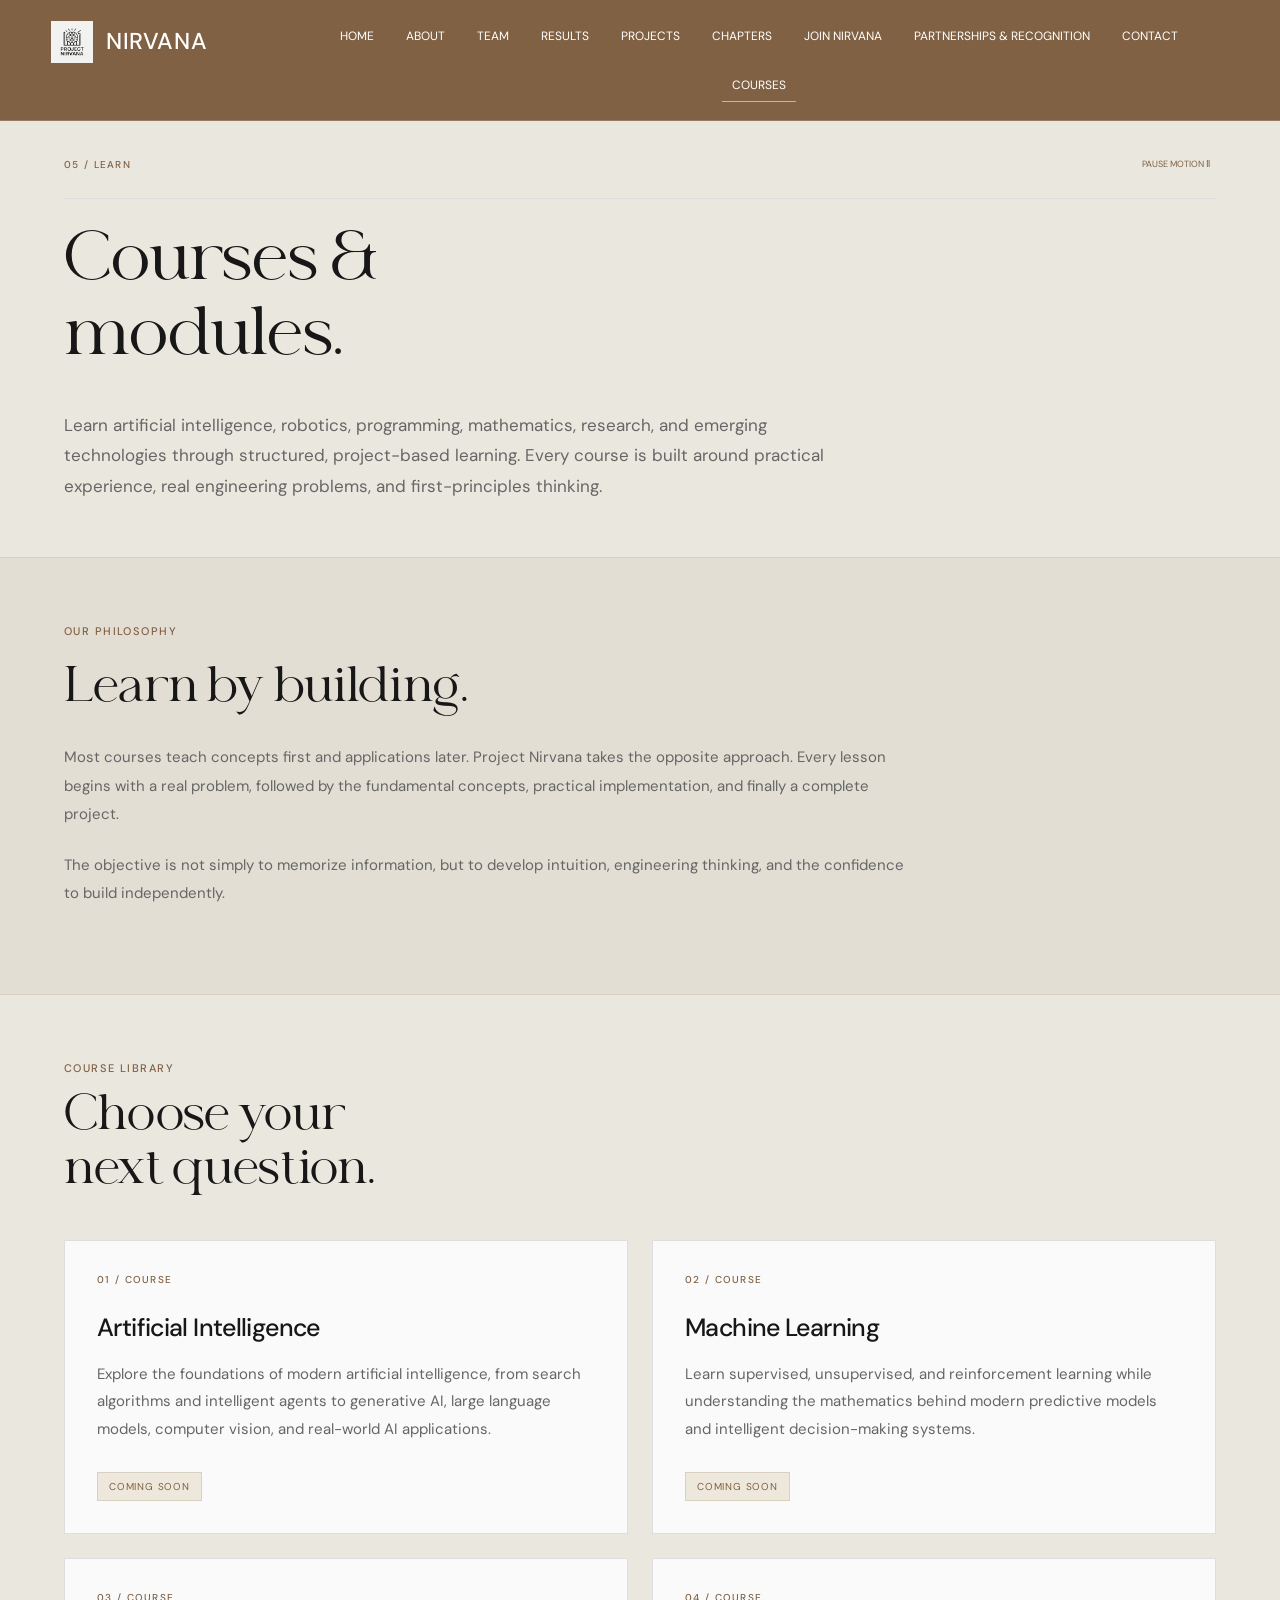
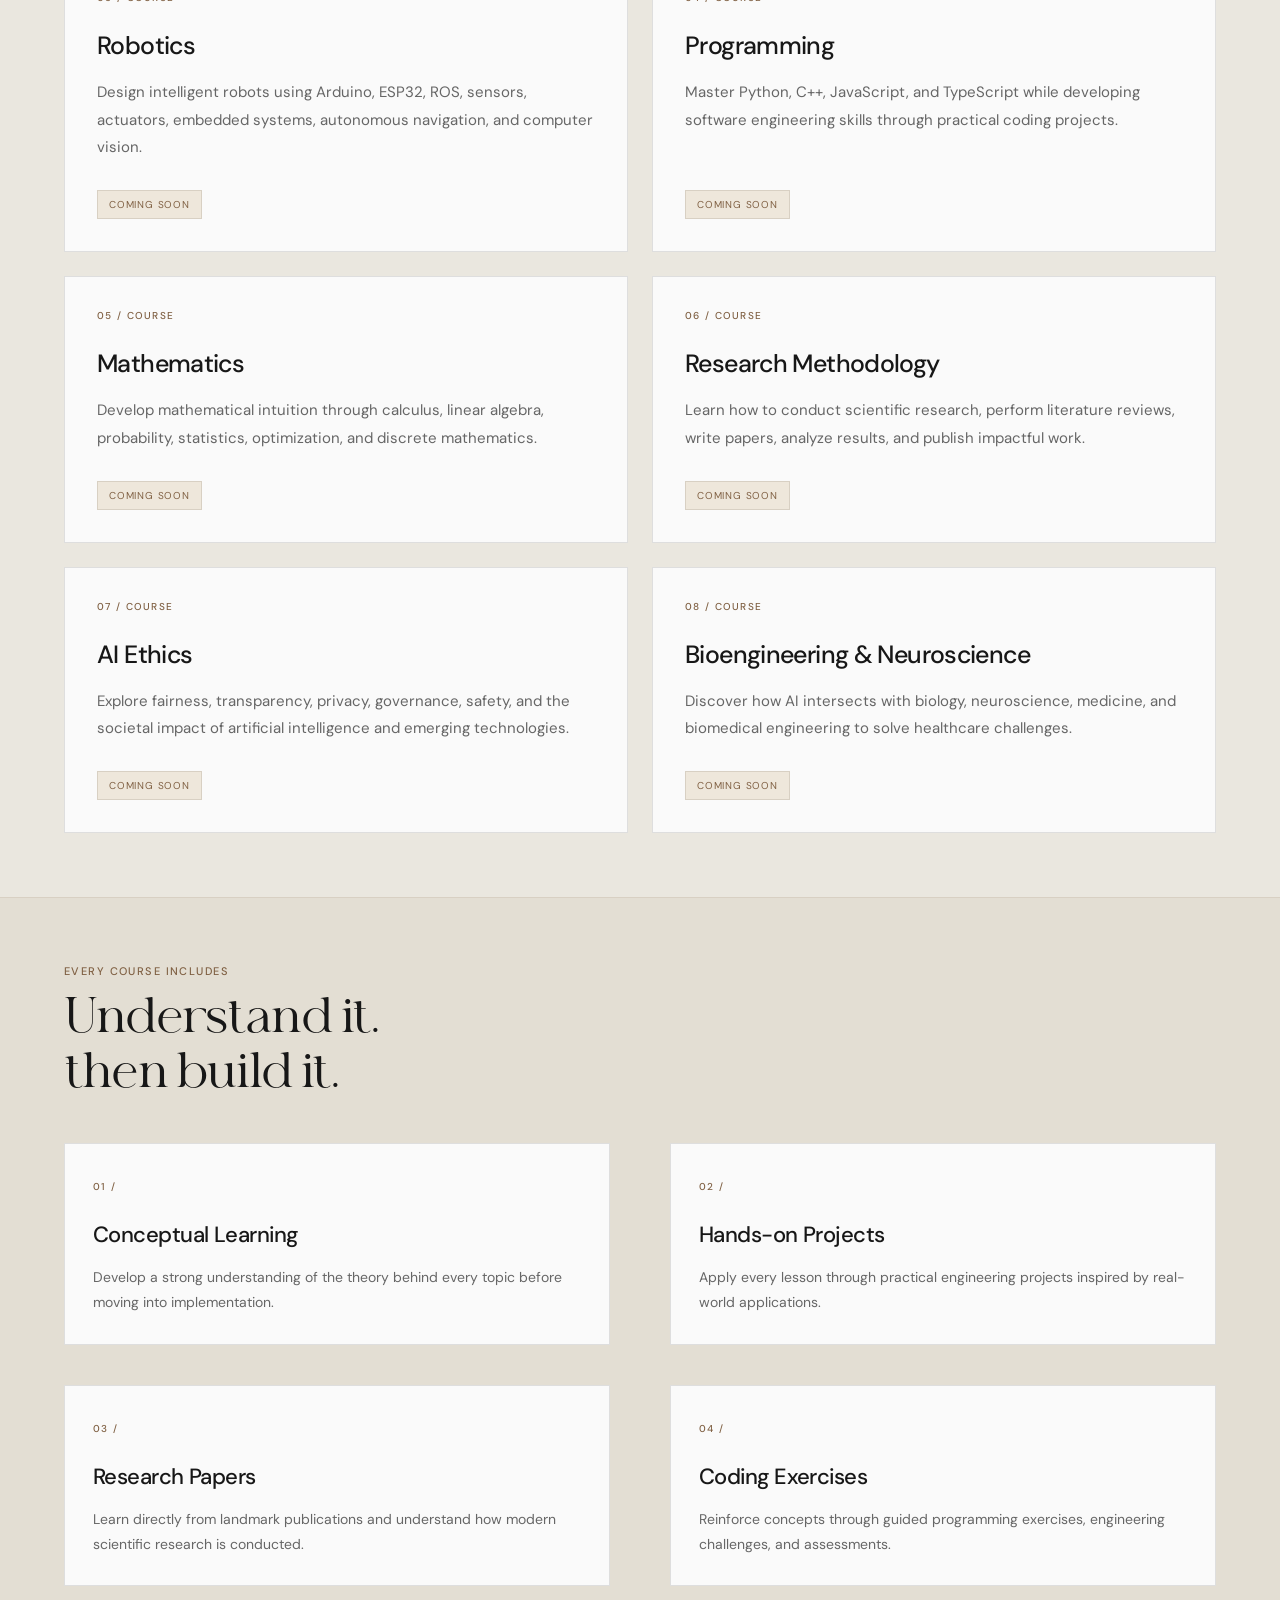
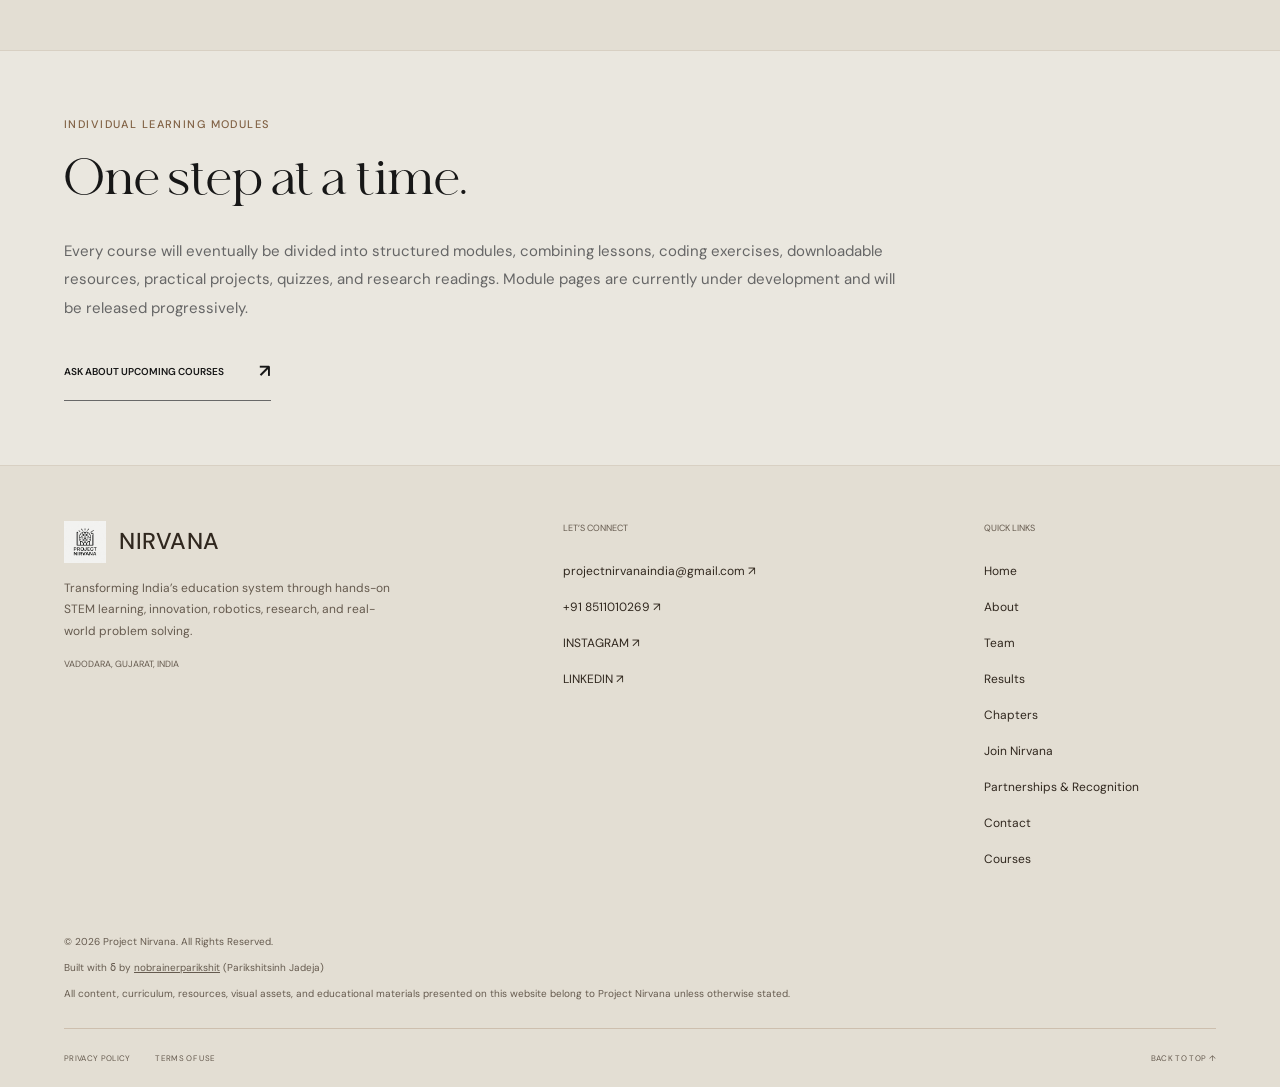
<file: project-nirvana/courses.html>
<!doctype html>
<html lang="en">
  <head>
    <meta charset="utf-8" />
    <meta name="viewport" content="width=device-width, initial-scale=1" />
    <meta name="theme-color" content="#080808" />
    <meta
      name="description"
      content="Project Nirvana — Courses &amp; Modules. Hands-on STEM learning, innovation, research, and mentorship in India."
    />
    <title>Courses &amp; Modules | Project Nirvana</title>
    <link rel="icon" href="assets/logo/nirvana_logo.jpg" type="image/jpeg" />
    <link rel="stylesheet" href="style.css" />
    <link rel="stylesheet" href="pages.css" />
    <link rel="stylesheet" href="reference.css" />
    <script src="script.js" defer></script>
    <script src="contact.js" defer></script>
  </head>
  <body>
    <a class="skip" href="#main">Skip to content</a>
    <div class="progress" aria-hidden="true"></div>
    <div class="announcement">
      <span><i></i>A NOT-FOR-PROFIT STEM EDUCATION INITIATIVE</span
      ><span>VADODARA, INDIA ↗</span>
    </div>
    <header>
      <a class="brand" href="index.html" aria-label="Project Nirvana home"
        ><img
          class="brand-symbol"
          src="assets/logo/nirvana_logo.jpg"
          alt=""
          width="42"
          height="42"
        />NIRVANA<span class="brand-note">PROJECT<br />INDIA</span></a
      ><span class="header-note"
        >SMALL QUESTIONS.<br />EXTRAORDINARY POSSIBILITIES.</span
      ><a class="button yellow header-join" href="join.html"
        >JOIN NIRVANA<span>↗</span></a
      ><button
        class="menu-toggle"
        aria-label="Open navigation"
        aria-expanded="false"
        aria-controls="navigation"
      >
        ☰
      </button>
    </header>
    <nav id="navigation" aria-label="Main navigation">
      <a class="share" href="contact.html">LET’S BUILD THE FUTURE ↗</a>
      <div>
        <a href="index.html">HOME</a><a href="about.html">ABOUT</a
        ><a href="team.html">TEAM</a><a href="results.html">RESULTS</a
        ><a href="projects.html">PROJECTS</a><a href="chapters.html">CHAPTERS</a
        ><a href="join.html">JOIN NIRVANA</a
        ><a href="partnerships.html">PARTNERSHIPS &amp; RECOGNITION</a
        ><a href="contact.html">CONTACT</a
        ><a href="courses.html" aria-current="page">COURSES</a>
      </div>
      <span>INDIA / STEM</span>
    </nav>
    <main id="main">
      <section class="page-hero">
        <div class="hero-top">
          <span class="eyebrow">05 / LEARN</span
          ><button id="motion-toggle" aria-pressed="false">
            PAUSE MOTION Ⅱ
          </button>
        </div>
        <h1>Courses &<br />modules.</h1>
        <p>
          Learn artificial intelligence, robotics, programming, mathematics,
          research, and emerging technologies through structured, project-based
          learning. Every course is built around practical experience, real
          engineering problems, and first-principles thinking.
        </p>
      </section>
      <section class="section light prose">
        <span class="section-label">OUR PHILOSOPHY</span>
        <h2>Learn by building.</h2>
        <p>
          Most courses teach concepts first and applications later. Project
          Nirvana takes the opposite approach. Every lesson begins with a real
          problem, followed by the fundamental concepts, practical
          implementation, and finally a complete project.
        </p>
        <p>
          The objective is not simply to memorize information, but to develop
          intuition, engineering thinking, and the confidence to build
          independently.
        </p>
      </section>
      <section class="section">
        <div class="section-heading reveal">
          <div>
            <span class="section-label">COURSE LIBRARY</span>
            <h2>Choose your<br />next question.</h2>
          </div>
        </div>
        <div class="course-grid">
          <article class="reveal">
            <span class="item-number">01 / COURSE</span>
            <h3>Artificial Intelligence</h3>
            <p>
              Explore the foundations of modern artificial intelligence, from
              search algorithms and intelligent agents to generative AI, large
              language models, computer vision, and real-world AI applications.
            </p>
            <span class="status-badge">COMING SOON</span>
          </article>
          <article class="reveal">
            <span class="item-number">02 / COURSE</span>
            <h3>Machine Learning</h3>
            <p>
              Learn supervised, unsupervised, and reinforcement learning while
              understanding the mathematics behind modern predictive models and
              intelligent decision-making systems.
            </p>
            <span class="status-badge">COMING SOON</span>
          </article>
          <article class="reveal">
            <span class="item-number">03 / COURSE</span>
            <h3>Robotics</h3>
            <p>
              Design intelligent robots using Arduino, ESP32, ROS, sensors,
              actuators, embedded systems, autonomous navigation, and computer
              vision.
            </p>
            <span class="status-badge">COMING SOON</span>
          </article>
          <article class="reveal">
            <span class="item-number">04 / COURSE</span>
            <h3>Programming</h3>
            <p>
              Master Python, C++, JavaScript, and TypeScript while developing
              software engineering skills through practical coding projects.
            </p>
            <span class="status-badge">COMING SOON</span>
          </article>
          <article class="reveal">
            <span class="item-number">05 / COURSE</span>
            <h3>Mathematics</h3>
            <p>
              Develop mathematical intuition through calculus, linear algebra,
              probability, statistics, optimization, and discrete mathematics.
            </p>
            <span class="status-badge">COMING SOON</span>
          </article>
          <article class="reveal">
            <span class="item-number">06 / COURSE</span>
            <h3>Research Methodology</h3>
            <p>
              Learn how to conduct scientific research, perform literature
              reviews, write papers, analyze results, and publish impactful
              work.
            </p>
            <span class="status-badge">COMING SOON</span>
          </article>
          <article class="reveal">
            <span class="item-number">07 / COURSE</span>
            <h3>AI Ethics</h3>
            <p>
              Explore fairness, transparency, privacy, governance, safety, and
              the societal impact of artificial intelligence and emerging
              technologies.
            </p>
            <span class="status-badge">COMING SOON</span>
          </article>
          <article class="reveal">
            <span class="item-number">08 / COURSE</span>
            <h3>Bioengineering & Neuroscience</h3>
            <p>
              Discover how AI intersects with biology, neuroscience, medicine,
              and biomedical engineering to solve healthcare challenges.
            </p>
            <span class="status-badge">COMING SOON</span>
          </article>
        </div>
      </section>
      <section class="section light">
        <div class="section-heading reveal">
          <div>
            <span class="section-label">EVERY COURSE INCLUDES</span>
            <h2>Understand it.<br />then build it.</h2>
          </div>
        </div>
        <div class="editorial-grid">
          <article class="reveal">
            <span class="item-number">01 /</span>
            <h3>Conceptual Learning</h3>
            <p>
              Develop a strong understanding of the theory behind every topic
              before moving into implementation.
            </p>
          </article>
          <article class="reveal">
            <span class="item-number">02 /</span>
            <h3>Hands-on Projects</h3>
            <p>
              Apply every lesson through practical engineering projects inspired
              by real-world applications.
            </p>
          </article>
          <article class="reveal">
            <span class="item-number">03 /</span>
            <h3>Research Papers</h3>
            <p>
              Learn directly from landmark publications and understand how
              modern scientific research is conducted.
            </p>
          </article>
          <article class="reveal">
            <span class="item-number">04 /</span>
            <h3>Coding Exercises</h3>
            <p>
              Reinforce concepts through guided programming exercises,
              engineering challenges, and assessments.
            </p>
          </article>
        </div>
      </section>
      <section class="section prose">
        <span class="section-label">INDIVIDUAL LEARNING MODULES</span>
        <h2>One step at a time.</h2>
        <p>
          Every course will eventually be divided into structured modules,
          combining lessons, coding exercises, downloadable resources, practical
          projects, quizzes, and research readings. Module pages are currently
          under development and will be released progressively.
        </p>
        <a class="text-link" href="contact.html"
          >ASK ABOUT UPCOMING COURSES <span>↗</span></a
        >
      </section>
    </main>
    <footer>
      <div class="footer-top">
        <div>
          <a class="brand" href="index.html"
            ><img
              class="brand-symbol"
              src="assets/logo/nirvana_logo.jpg"
              alt=""
              width="42"
              height="42"
            />NIRVANA<span class="brand-note">PROJECT<br />INDIA</span></a
          >
          <p>
            Transforming India’s education system through hands-on STEM
            learning, innovation, robotics, research, and real-world problem
            solving.
          </p>
          <span>VADODARA, GUJARAT, INDIA</span>
        </div>
        <div>
          <span>LET’S CONNECT</span
          ><a href="mailto:projectnirvanaindia@gmail.com"
            >projectnirvanaindia@gmail.com ↗</a
          ><a href="https://wa.me/9185111010269" target="_blank" rel="noopener"
            >+91 8511010269 ↗</a
          ><a
            href="https://www.instagram.com/project_nirvanaindia/"
            target="_blank"
            rel="noopener"
            >INSTAGRAM ↗</a
          ><a
            href="https://www.linkedin.com/company/the-project-nirvana/"
            target="_blank"
            rel="noopener"
            >LINKEDIN ↗</a
          >
        </div>
        <div>
          <span>QUICK LINKS</span><a href="index.html">Home</a
          ><a href="about.html">About</a><a href="team.html">Team</a
          ><a href="results.html">Results</a><a href="chapters.html">Chapters</a
          ><a href="join.html">Join Nirvana</a
          ><a href="partnerships.html">Partnerships &amp; Recognition</a
          ><a href="contact.html">Contact</a><a href="courses.html">Courses</a>
        </div>
      </div>
      <div class="footer-credits">
        <p>© 2026 Project Nirvana. All Rights Reserved.</p>
        <p>
          Built with ẟ by
          <a href="https://pariksh1t.netlify.app" target="_blank" rel="noopener"
            >nobrainerparikshit</a
          >
          (Parikshitsinh Jadeja)
        </p>
        <p>
          All content, curriculum, resources, visual assets, and educational
          materials presented on this website belong to Project Nirvana unless
          otherwise stated.
        </p>
      </div>
      <div class="footer-bottom">
        <a href="privacy.html">PRIVACY POLICY</a
        ><a href="terms.html">TERMS OF USE</a><a href="#">BACK TO TOP ↑</a>
      </div>
    </footer>
  </body>
</html>
</file>
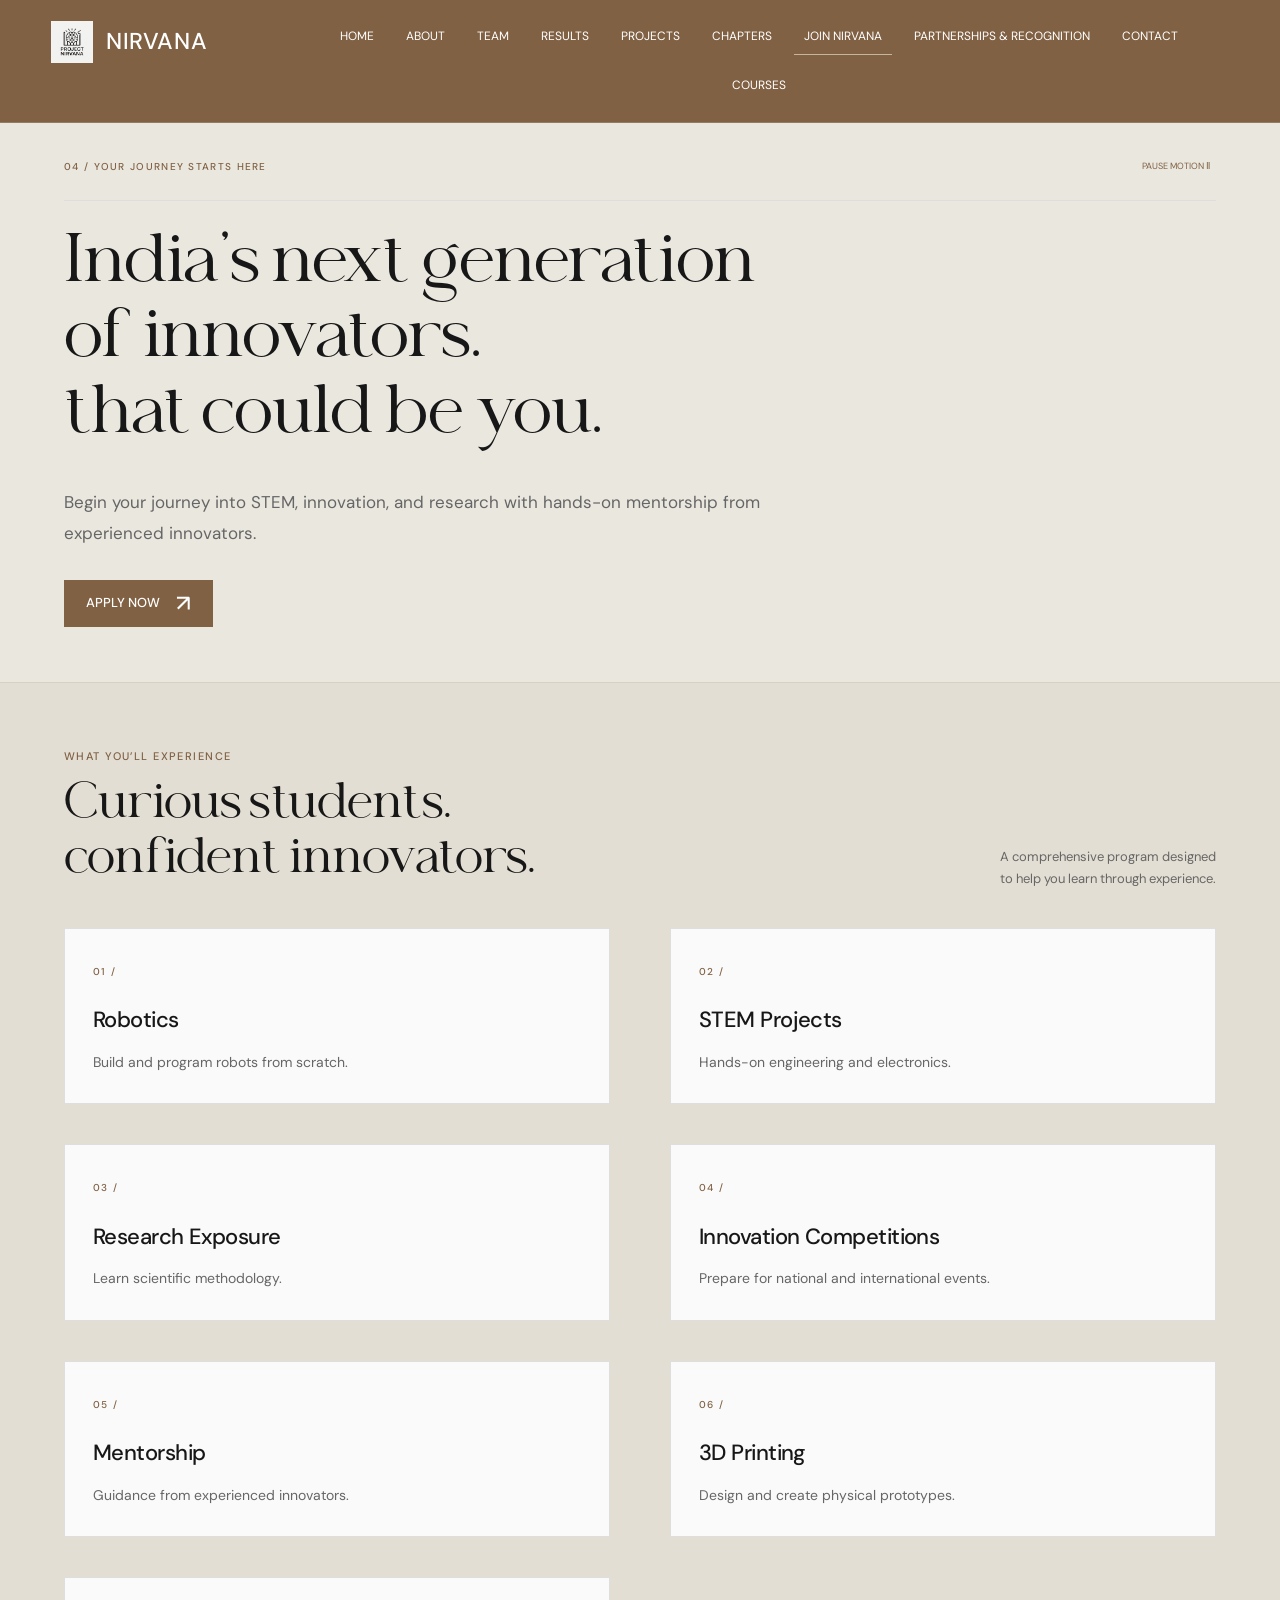
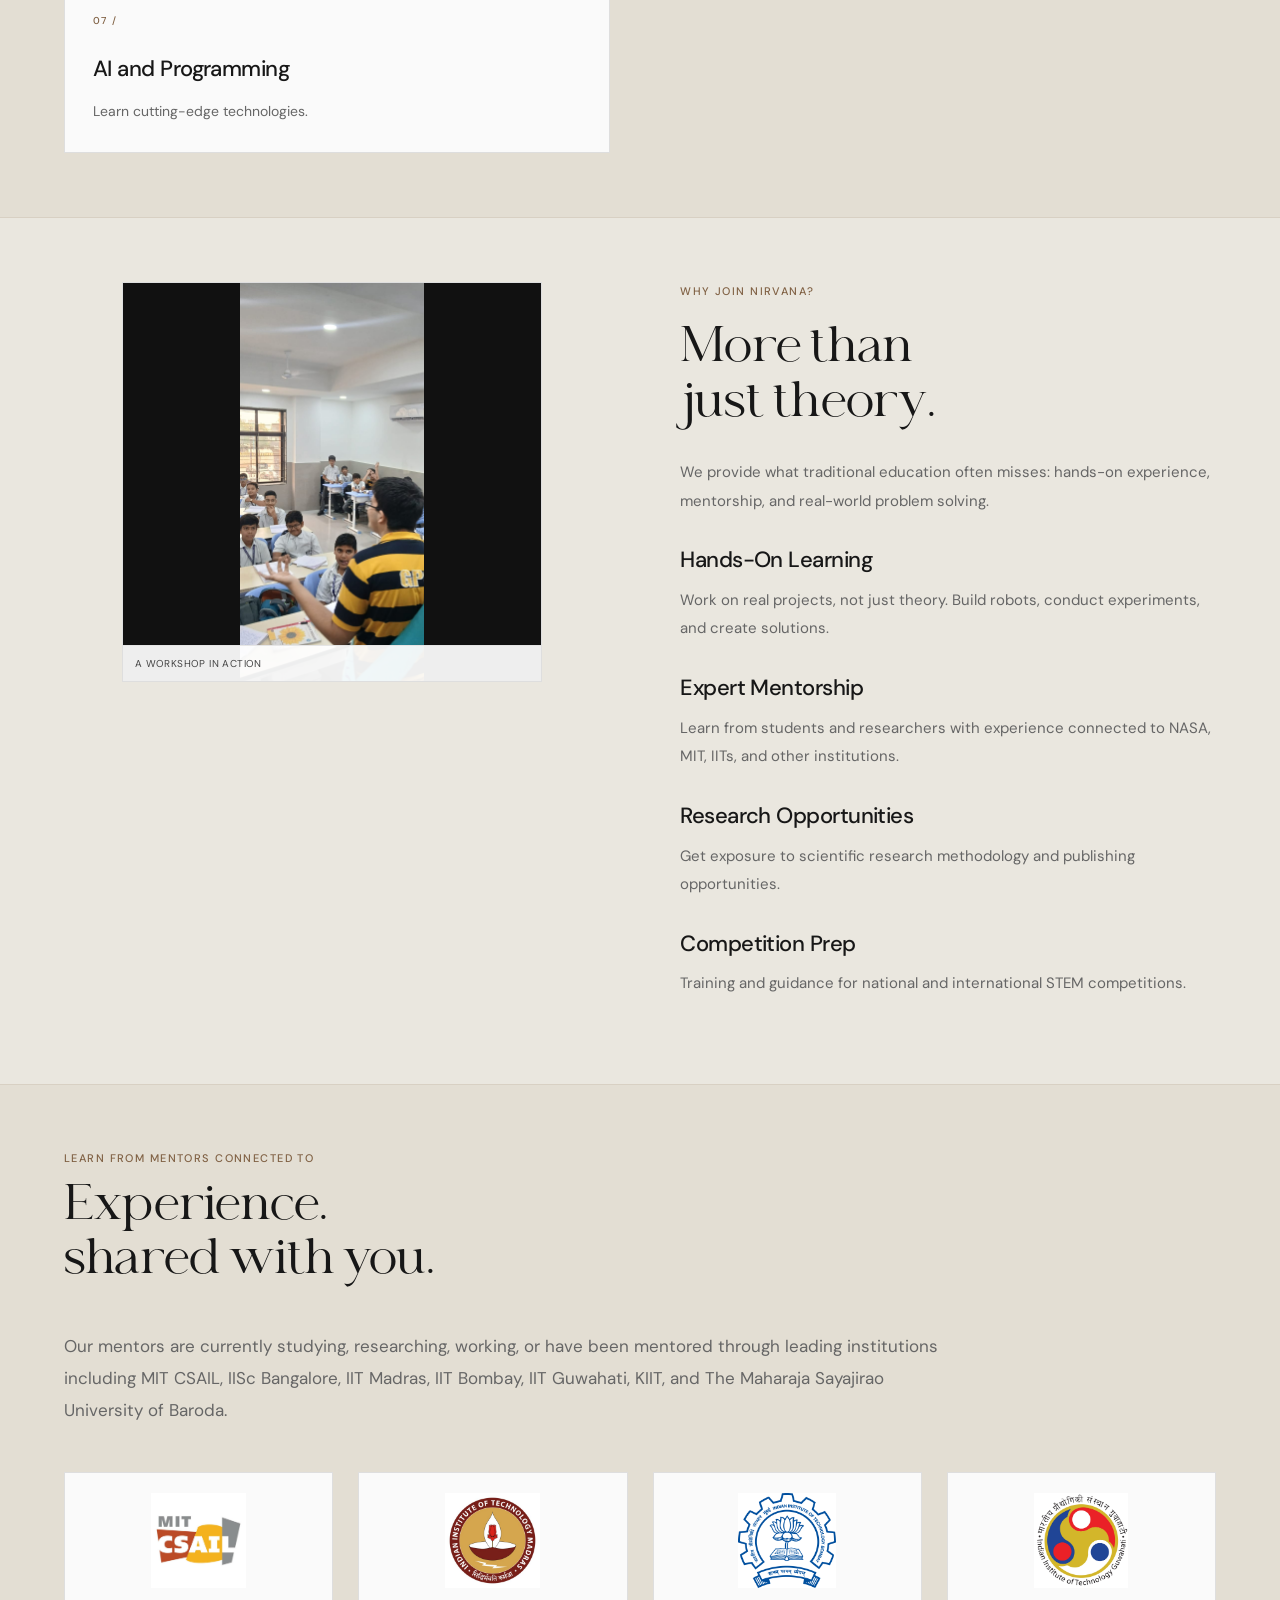
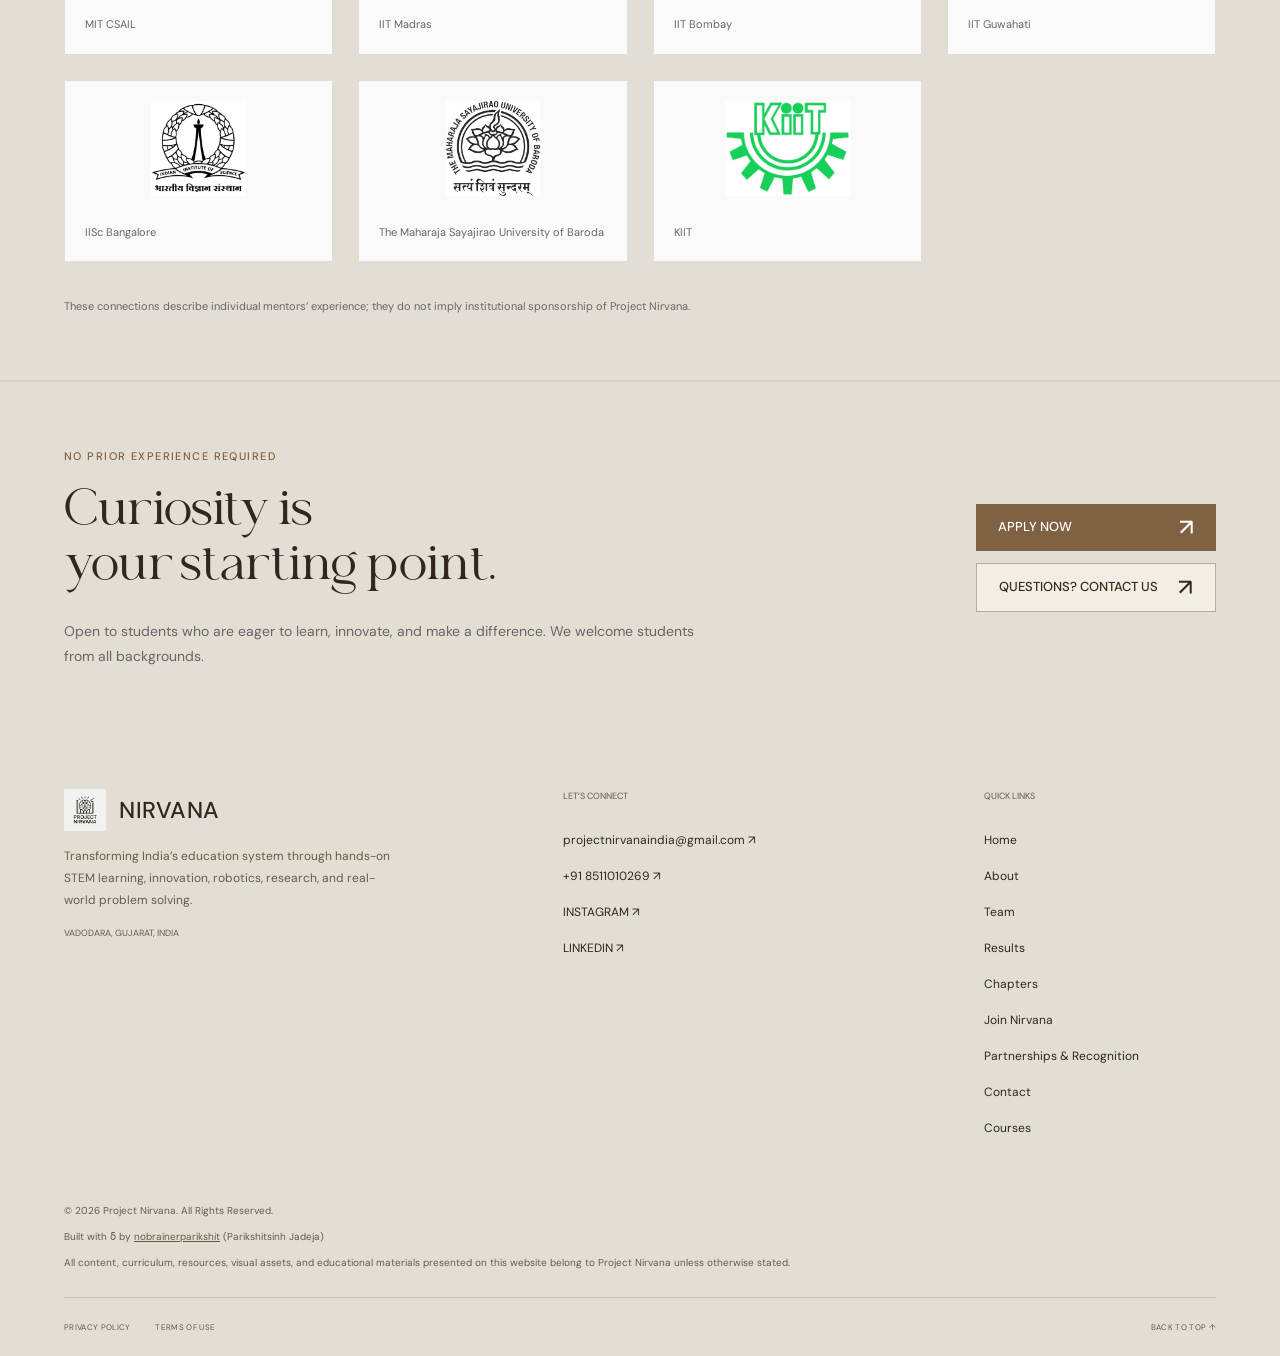
<file: project-nirvana/join.html>
<!doctype html>
<html lang="en">
  <head>
    <meta charset="utf-8" />
    <meta name="viewport" content="width=device-width, initial-scale=1" />
    <meta name="theme-color" content="#080808" />
    <meta
      name="description"
      content="Project Nirvana — Join Nirvana. Hands-on STEM learning, innovation, research, and mentorship in India."
    />
    <title>Join Nirvana | Project Nirvana</title>
    <link rel="icon" href="assets/logo/nirvana_logo.jpg" type="image/jpeg" />
    <link rel="stylesheet" href="style.css" />
    <link rel="stylesheet" href="pages.css" />
    <link rel="stylesheet" href="reference.css" />
    <script src="script.js" defer></script>
    <script src="contact.js" defer></script>
  </head>
  <body>
    <a class="skip" href="#main">Skip to content</a>
    <div class="progress" aria-hidden="true"></div>
    <div class="announcement">
      <span><i></i>A NOT-FOR-PROFIT STEM EDUCATION INITIATIVE</span
      ><span>VADODARA, INDIA ↗</span>
    </div>
    <header>
      <a class="brand" href="index.html" aria-label="Project Nirvana home"
        ><img
          class="brand-symbol"
          src="assets/logo/nirvana_logo.jpg"
          alt=""
          width="42"
          height="42"
        />NIRVANA<span class="brand-note">PROJECT<br />INDIA</span></a
      ><span class="header-note"
        >SMALL QUESTIONS.<br />EXTRAORDINARY POSSIBILITIES.</span
      ><a class="button yellow header-join" href="join.html"
        >JOIN NIRVANA<span>↗</span></a
      ><button
        class="menu-toggle"
        aria-label="Open navigation"
        aria-expanded="false"
        aria-controls="navigation"
      >
        ☰
      </button>
    </header>
    <nav id="navigation" aria-label="Main navigation">
      <a class="share" href="contact.html">LET’S BUILD THE FUTURE ↗</a>
      <div>
        <a href="index.html">HOME</a><a href="about.html">ABOUT</a
        ><a href="team.html">TEAM</a><a href="results.html">RESULTS</a
        ><a href="projects.html">PROJECTS</a><a href="chapters.html">CHAPTERS</a
        ><a href="join.html" aria-current="page">JOIN NIRVANA</a
        ><a href="partnerships.html">PARTNERSHIPS &amp; RECOGNITION</a
        ><a href="contact.html">CONTACT</a><a href="courses.html">COURSES</a>
      </div>
      <span>INDIA / STEM</span>
    </nav>
    <main id="main">
      <section class="page-hero">
        <div class="hero-top">
          <span class="eyebrow">04 / YOUR JOURNEY STARTS HERE</span
          ><button id="motion-toggle" aria-pressed="false">
            PAUSE MOTION Ⅱ
          </button>
        </div>
        <h1>
          India’s next generation<br />of innovators.<br />that could be you.
        </h1>
        <p>
          Begin your journey into STEM, innovation, and research with hands-on
          mentorship from experienced innovators.
        </p>
        <a
          class="button yellow"
          href="https://forms.gle/xBwQNfAEKPdsCwWn9"
          target="_blank"
          rel="noopener"
          >APPLY NOW<span>↗</span></a
        >
      </section>
      <section class="section light">
        <div class="section-heading reveal">
          <div>
            <span class="section-label">WHAT YOU’LL EXPERIENCE</span>
            <h2>Curious students.<br />confident innovators.</h2>
          </div>
          <p>
            A comprehensive program designed<br />to help you learn through
            experience.
          </p>
        </div>
        <div class="editorial-grid">
          <article class="reveal">
            <span class="item-number">01 /</span>
            <h3>Robotics</h3>
            <p>Build and program robots from scratch.</p>
          </article>
          <article class="reveal">
            <span class="item-number">02 /</span>
            <h3>STEM Projects</h3>
            <p>Hands-on engineering and electronics.</p>
          </article>
          <article class="reveal">
            <span class="item-number">03 /</span>
            <h3>Research Exposure</h3>
            <p>Learn scientific methodology.</p>
          </article>
          <article class="reveal">
            <span class="item-number">04 /</span>
            <h3>Innovation Competitions</h3>
            <p>Prepare for national and international events.</p>
          </article>
          <article class="reveal">
            <span class="item-number">05 /</span>
            <h3>Mentorship</h3>
            <p>Guidance from experienced innovators.</p>
          </article>
          <article class="reveal">
            <span class="item-number">06 /</span>
            <h3>3D Printing</h3>
            <p>Design and create physical prototypes.</p>
          </article>
          <article class="reveal">
            <span class="item-number">07 /</span>
            <h3>AI and Programming</h3>
            <p>Learn cutting-edge technologies.</p>
          </article>
        </div>
      </section>
      <section class="section story-layout">
        <div>
          <figure class="site-photo join-photo">
            <img
              src="assets/workshops/1.jpeg"
              alt="Students taking part in a classroom workshop"
              loading="lazy"
              width="960"
              height="1280"
            />
            <figcaption>A WORKSHOP IN ACTION</figcaption>
          </figure>
        </div>
        <div class="prose">
          <span class="section-label">WHY JOIN NIRVANA?</span>
          <h2>More than<br />just theory.</h2>
          <p>
            We provide what traditional education often misses: hands-on
            experience, mentorship, and real-world problem solving.
          </p>
          <h3>Hands-On Learning</h3>
          <p>
            Work on real projects, not just theory. Build robots, conduct
            experiments, and create solutions.
          </p>
          <h3>Expert Mentorship</h3>
          <p>
            Learn from students and researchers with experience connected to
            NASA, MIT, IITs, and other institutions.
          </p>
          <h3>Research Opportunities</h3>
          <p>
            Get exposure to scientific research methodology and publishing
            opportunities.
          </p>
          <h3>Competition Prep</h3>
          <p>
            Training and guidance for national and international STEM
            competitions.
          </p>
        </div>
      </section>
      <section class="section light">
        <div class="section-heading reveal">
          <div>
            <span class="section-label">LEARN FROM MENTORS CONNECTED TO</span>
            <h2>Experience.<br />shared with you.</h2>
          </div>
        </div>
        <p class="wide-copy">
          Our mentors are currently studying, researching, working, or have been
          mentored through leading institutions including MIT CSAIL, IISc
          Bangalore, IIT Madras, IIT Bombay, IIT Guwahati, KIIT, and The
          Maharaja Sayajirao University of Baroda.
        </p>
        <div class="institution-list">
          <figure>
            <img
              src="assets/MA/mitcsail.jpg"
              alt="MIT CSAIL"
              width="180"
              height="100"
              loading="lazy"
            />
            <figcaption>MIT CSAIL</figcaption>
          </figure>
          <figure>
            <img
              src="assets/MA/iitmadras.jpg"
              alt="IIT Madras"
              width="180"
              height="100"
              loading="lazy"
            />
            <figcaption>IIT Madras</figcaption>
          </figure>
          <figure>
            <img
              src="assets/MA/iitbombay.jpg"
              alt="IIT Bombay"
              width="180"
              height="100"
              loading="lazy"
            />
            <figcaption>IIT Bombay</figcaption>
          </figure>
          <figure>
            <img
              src="assets/MA/iitguwahati.jpg"
              alt="IIT Guwahati"
              width="180"
              height="100"
              loading="lazy"
            />
            <figcaption>IIT Guwahati</figcaption>
          </figure>
          <figure>
            <img
              src="assets/MA/iiscbangalore.jpg"
              alt="IISc Bangalore"
              width="180"
              height="100"
              loading="lazy"
            />
            <figcaption>IISc Bangalore</figcaption>
          </figure>
          <figure>
            <img
              src="assets/MA/msu.jpg"
              alt="The Maharaja Sayajirao University of Baroda"
              width="180"
              height="100"
              loading="lazy"
            />
            <figcaption>The Maharaja Sayajirao University of Baroda</figcaption>
          </figure>
          <figure>
            <img
              src="assets/MA/kiit.jpg"
              alt="KIIT"
              width="180"
              height="100"
              loading="lazy"
            />
            <figcaption>KIIT</figcaption>
          </figure>
        </div>
        <p class="source-note">
          These connections describe individual mentors’ experience; they do not
          imply institutional sponsorship of Project Nirvana.
        </p>
      </section>
      <section class="page-cta light">
        <div>
          <span class="section-label">NO PRIOR EXPERIENCE REQUIRED</span>
          <h2>Curiosity is<br />your starting point.</h2>
          <p>
            Open to students who are eager to learn, innovate, and make a
            difference. We welcome students from all backgrounds.
          </p>
        </div>
        <div class="cta-buttons">
          <a
            class="button black"
            href="https://forms.gle/xBwQNfAEKPdsCwWn9"
            target="_blank"
            rel="noopener"
            >APPLY NOW<span>↗</span></a
          ><a class="button outlined" href="contact.html"
            >QUESTIONS? CONTACT US<span>↗</span></a
          >
        </div>
      </section>
    </main>
    <footer>
      <div class="footer-top">
        <div>
          <a class="brand" href="index.html"
            ><img
              class="brand-symbol"
              src="assets/logo/nirvana_logo.jpg"
              alt=""
              width="42"
              height="42"
            />NIRVANA<span class="brand-note">PROJECT<br />INDIA</span></a
          >
          <p>
            Transforming India’s education system through hands-on STEM
            learning, innovation, robotics, research, and real-world problem
            solving.
          </p>
          <span>VADODARA, GUJARAT, INDIA</span>
        </div>
        <div>
          <span>LET’S CONNECT</span
          ><a href="mailto:projectnirvanaindia@gmail.com"
            >projectnirvanaindia@gmail.com ↗</a
          ><a href="https://wa.me/9185111010269" target="_blank" rel="noopener"
            >+91 8511010269 ↗</a
          ><a
            href="https://www.instagram.com/project_nirvanaindia/"
            target="_blank"
            rel="noopener"
            >INSTAGRAM ↗</a
          ><a
            href="https://www.linkedin.com/company/the-project-nirvana/"
            target="_blank"
            rel="noopener"
            >LINKEDIN ↗</a
          >
        </div>
        <div>
          <span>QUICK LINKS</span><a href="index.html">Home</a
          ><a href="about.html">About</a><a href="team.html">Team</a
          ><a href="results.html">Results</a><a href="chapters.html">Chapters</a
          ><a href="join.html">Join Nirvana</a
          ><a href="partnerships.html">Partnerships &amp; Recognition</a
          ><a href="contact.html">Contact</a><a href="courses.html">Courses</a>
        </div>
      </div>
      <div class="footer-credits">
        <p>© 2026 Project Nirvana. All Rights Reserved.</p>
        <p>
          Built with ẟ by
          <a href="https://pjadeja.netlify.app" target="_blank" rel="noopener"
            >nobrainerparikshit</a
          >
          (Parikshitsinh Jadeja)
        </p>
        <p>
          All content, curriculum, resources, visual assets, and educational
          materials presented on this website belong to Project Nirvana unless
          otherwise stated.
        </p>
      </div>
      <div class="footer-bottom">
        <a href="privacy.html">PRIVACY POLICY</a
        ><a href="terms.html">TERMS OF USE</a><a href="#">BACK TO TOP ↑</a>
      </div>
    </footer>
  </body>
</html>
</file>
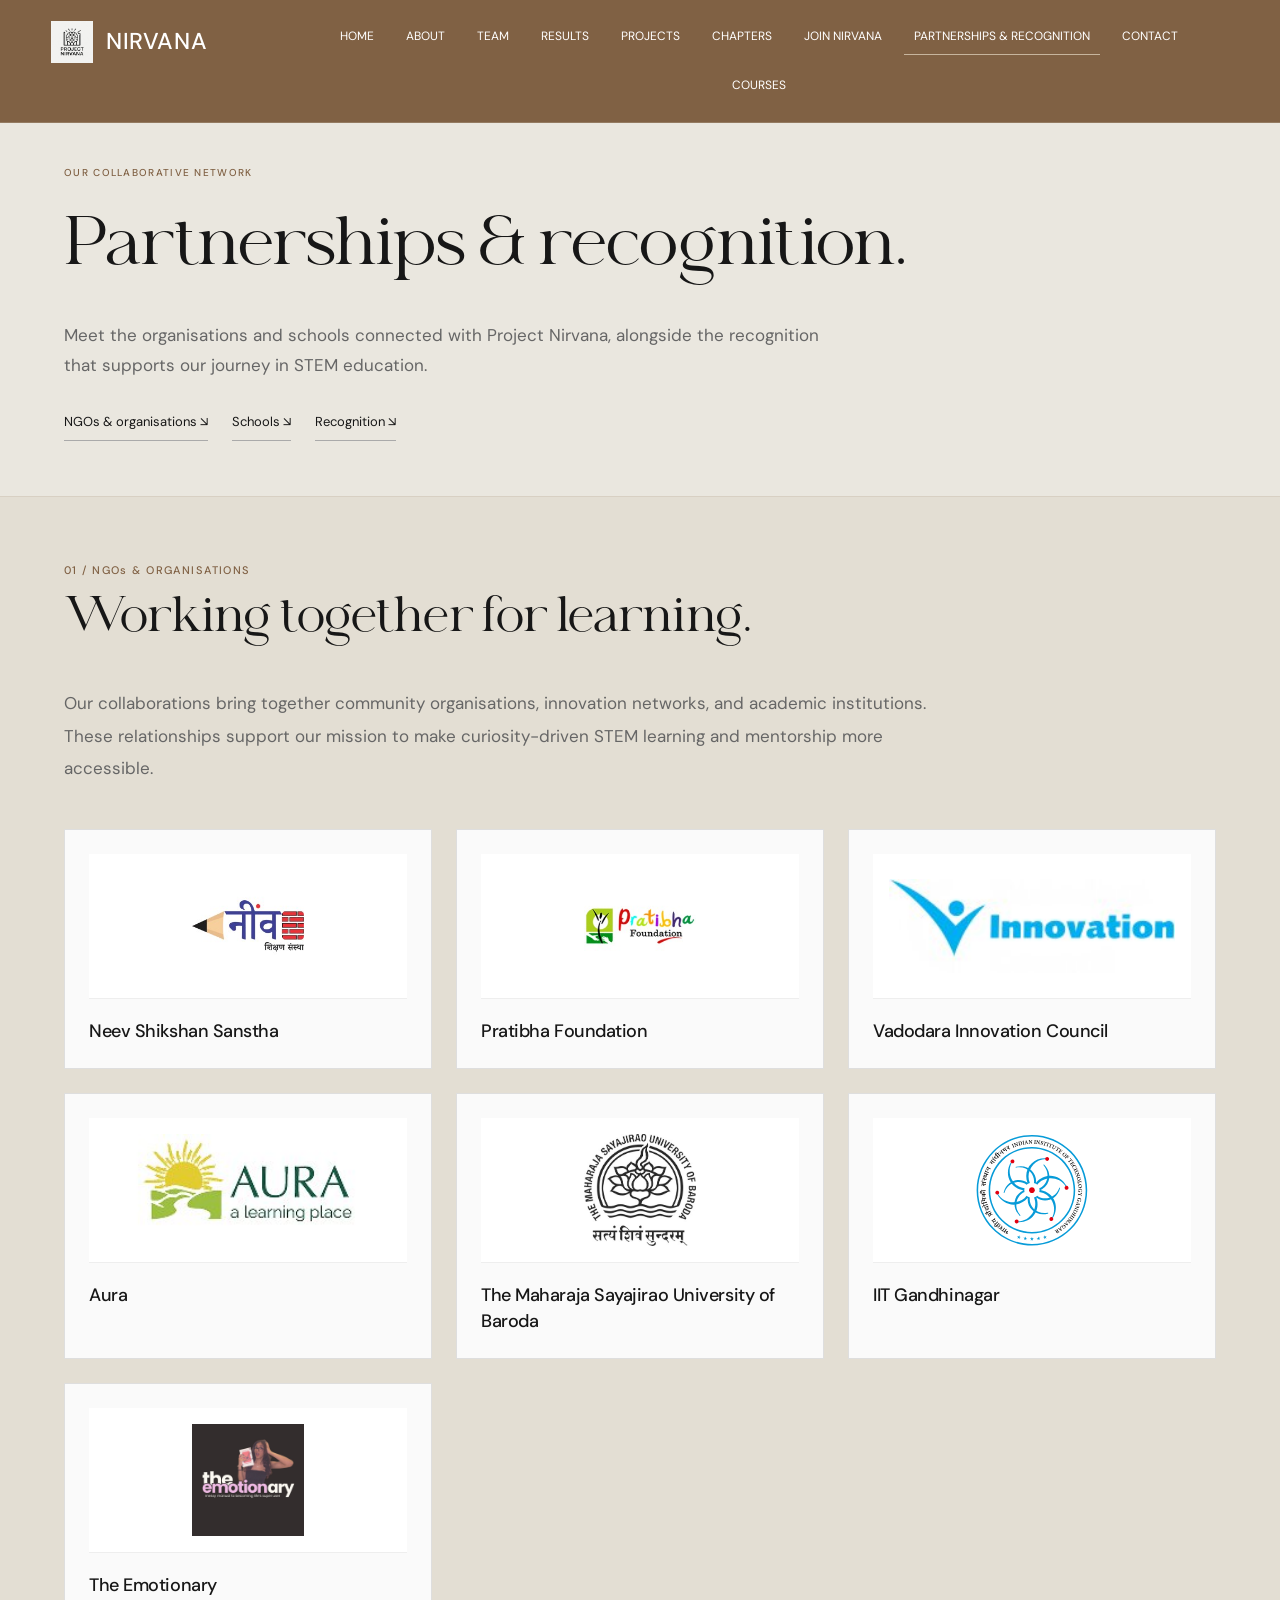
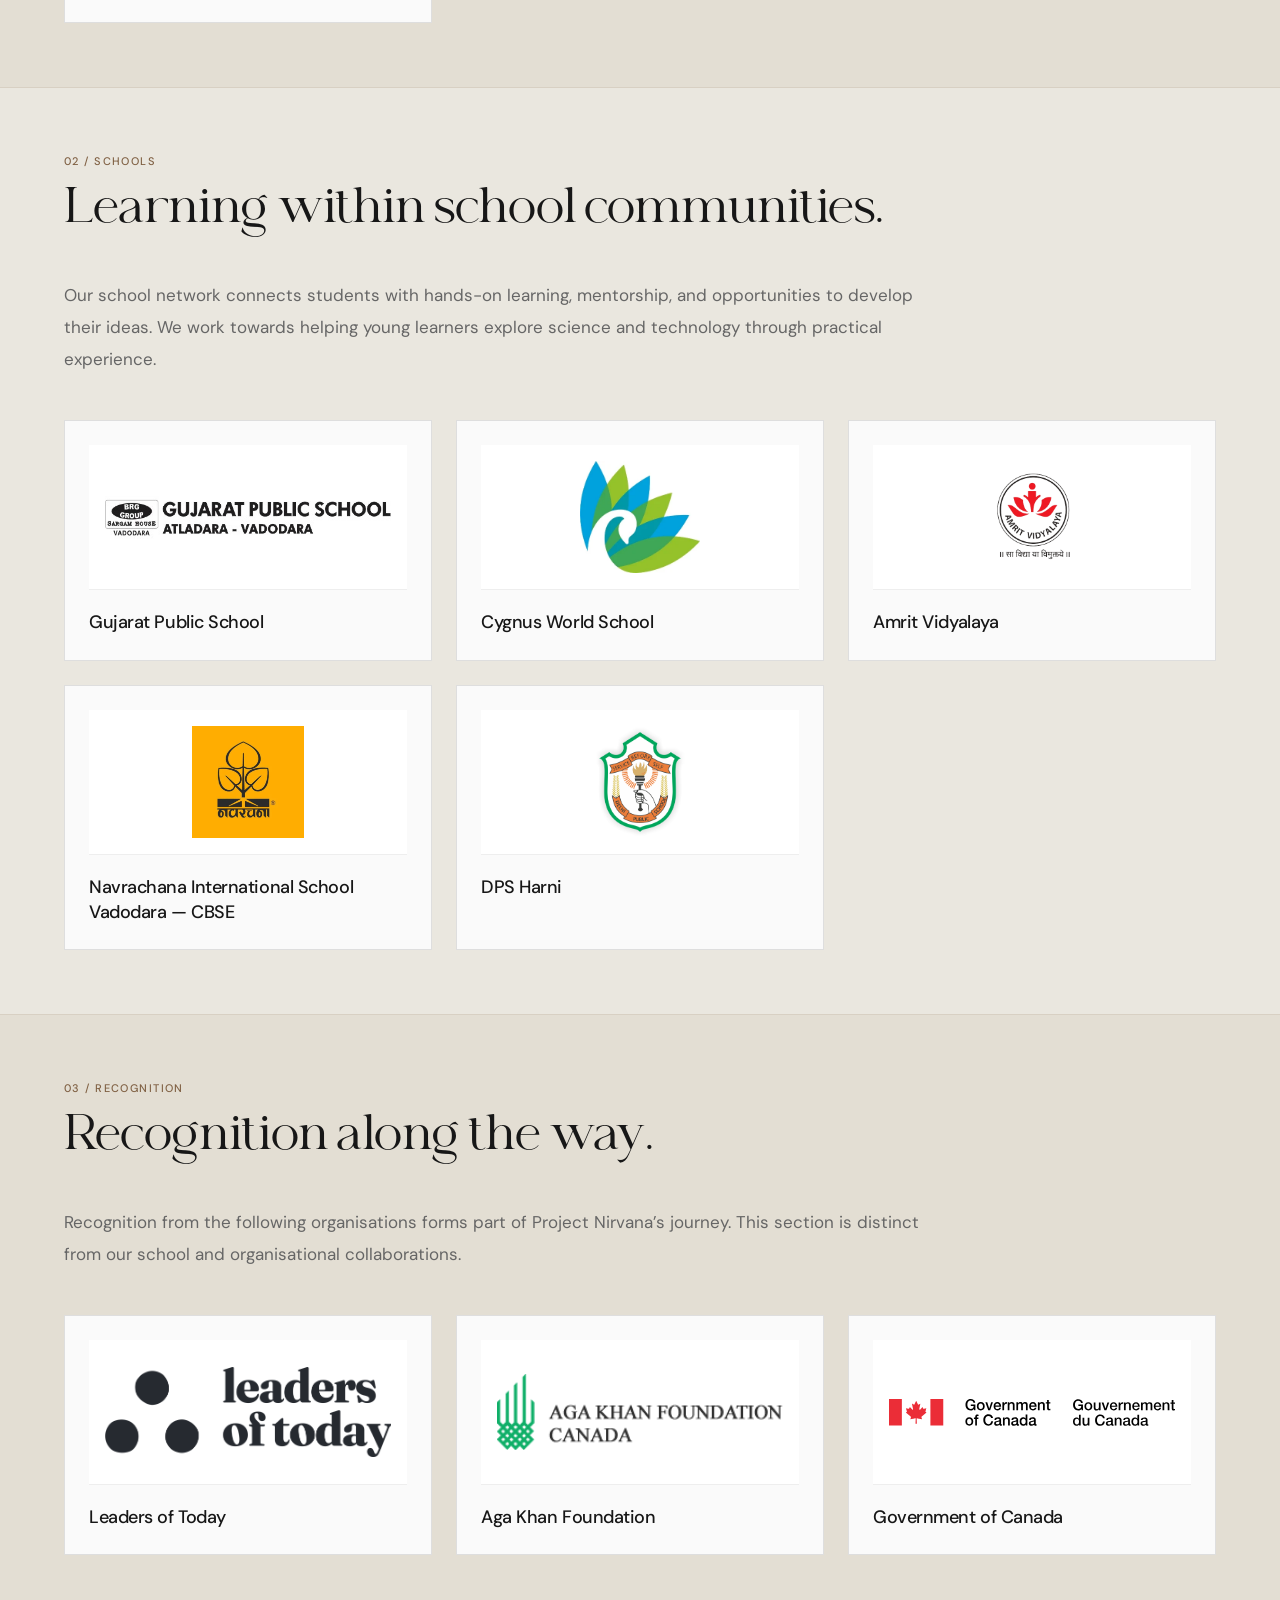
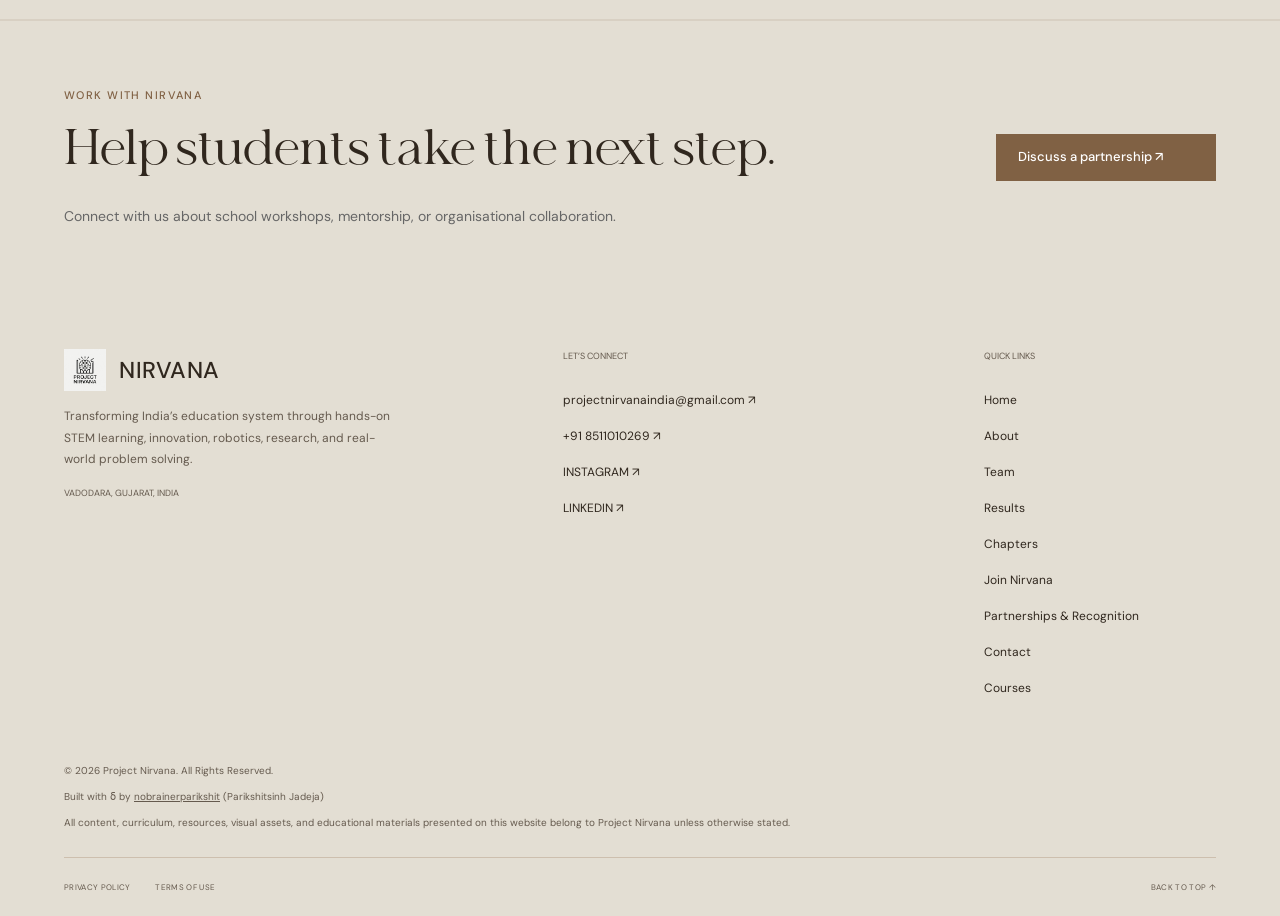
<file: project-nirvana/partnerships.html>
<!doctype html>
<html lang="en">
  <head>
    <meta charset="utf-8" />
    <meta name="viewport" content="width=device-width, initial-scale=1" />
    <meta name="theme-color" content="#080808" />
    <meta
      name="description"
      content="Project Nirvana’s collaborating organisations, school network, and recognition."
    />
    <title>Partnerships &amp; Recognition | Project Nirvana</title>
    <link rel="icon" href="assets/logo/nirvana_logo.jpg" type="image/jpeg" />
    <link rel="stylesheet" href="style.css" />
    <link rel="stylesheet" href="pages.css" />
    <link rel="stylesheet" href="reference.css" />
    <script src="script.js" defer></script>
    <script src="contact.js" defer></script>
  </head>
  <body>
    <a class="skip" href="#main">Skip to content</a>
    <div class="progress" aria-hidden="true"></div>
    <div class="announcement">
      <span><i></i>A NOT-FOR-PROFIT STEM EDUCATION INITIATIVE</span
      ><span>VADODARA, INDIA ↗</span>
    </div>
    <header>
      <a class="brand" href="index.html" aria-label="Project Nirvana home"
        ><img
          class="brand-symbol"
          src="assets/logo/nirvana_logo.jpg"
          alt=""
          width="42"
          height="42"
        />NIRVANA<span class="brand-note">PROJECT<br />INDIA</span></a
      ><span class="header-note"
        >SMALL QUESTIONS.<br />EXTRAORDINARY POSSIBILITIES.</span
      ><a class="button yellow header-join" href="join.html"
        >JOIN NIRVANA<span>↗</span></a
      ><button
        class="menu-toggle"
        aria-label="Open navigation"
        aria-expanded="false"
        aria-controls="navigation"
      >
        ☰
      </button>
    </header>
    <nav id="navigation" aria-label="Main navigation">
      <a class="share" href="contact.html">LET’S BUILD THE FUTURE ↗</a>
      <div>
        <a href="index.html">HOME</a><a href="about.html">ABOUT</a
        ><a href="team.html">TEAM</a><a href="results.html">RESULTS</a
        ><a href="projects.html">PROJECTS</a><a href="chapters.html">CHAPTERS</a
        ><a href="join.html">JOIN NIRVANA</a
        ><a href="partnerships.html" aria-current="page"
          >PARTNERSHIPS &amp; RECOGNITION</a
        ><a href="contact.html">CONTACT</a><a href="courses.html">COURSES</a>
      </div>
      <span>INDIA / STEM</span>
    </nav>
    <main id="main">
      <section class="page-hero">
        <span class="eyebrow">OUR COLLABORATIVE NETWORK</span>
        <h1>Partnerships &amp; recognition.</h1>
        <p>
          Meet the organisations and schools connected with Project Nirvana,
          alongside the recognition that supports our journey in STEM education.
        </p>
        <div class="partnership-jumps">
          <a href="#organisations">NGOs &amp; organisations ↘</a
          ><a href="#schools">Schools ↘</a
          ><a href="#recognition">Recognition ↘</a>
        </div>
      </section>
      <section class="section partnership-section" id="organisations">
        <div class="section-heading">
          <div>
            <span class="section-label">01 / NGOs & ORGANISATIONS</span>
            <h2>Working together for learning.</h2>
          </div>
        </div>
        <p class="wide-copy">
          Our collaborations bring together community organisations, innovation
          networks, and academic institutions. These relationships support our
          mission to make curiosity-driven STEM learning and mentorship more
          accessible.
        </p>
        <div class="collaboration-grid">
          <article class="collaboration-card">
            <div class="collaboration-logo">
              <img
                src="assets/partners/neev.jpg"
                alt="Neev Shikshan Sanstha logo"
                width="240"
                height="140"
                loading="lazy"
              />
            </div>
            <h3>Neev Shikshan Sanstha</h3>
          </article>
          <article class="collaboration-card">
            <div class="collaboration-logo">
              <img
                src="assets/partners/pratibha.jpg"
                alt="Pratibha Foundation logo"
                width="240"
                height="140"
                loading="lazy"
              />
            </div>
            <h3>Pratibha Foundation</h3>
          </article>
          <article class="collaboration-card">
            <div class="collaboration-logo">
              <img
                src="assets/partners/VIC.jpg"
                alt="Vadodara Innovation Council logo"
                width="240"
                height="140"
                loading="lazy"
              />
            </div>
            <h3>Vadodara Innovation Council</h3>
          </article>
          <article class="collaboration-card">
            <div class="collaboration-logo">
              <img
                src="assets/partners/aura.jpg"
                alt="Aura logo"
                width="240"
                height="140"
                loading="lazy"
              />
            </div>
            <h3>Aura</h3>
          </article>
          <article class="collaboration-card">
            <div class="collaboration-logo">
              <img
                src="assets/MA/msu.jpg"
                alt="The Maharaja Sayajirao University of Baroda logo"
                width="240"
                height="140"
                loading="lazy"
              />
            </div>
            <h3>The Maharaja Sayajirao University of Baroda</h3>
          </article>
          <article class="collaboration-card">
            <div class="collaboration-logo">
              <img
                src="assets/partners/iit-gandhinagar.svg"
                alt="IIT Gandhinagar logo"
                width="240"
                height="140"
                loading="lazy"
              />
            </div>
            <h3>IIT Gandhinagar</h3>
          </article>
          <article class="collaboration-card">
            <div class="collaboration-logo">
              <img
                src="assets/partners/emotionary.jpg"
                alt="The Emotionary logo"
                width="240"
                height="140"
                loading="lazy"
              />
            </div>
            <h3>The Emotionary</h3>
          </article>
        </div>
      </section>
      <section class="section partnership-section" id="schools">
        <div class="section-heading">
          <div>
            <span class="section-label">02 / SCHOOLS</span>
            <h2>Learning within school communities.</h2>
          </div>
        </div>
        <p class="wide-copy">
          Our school network connects students with hands-on learning,
          mentorship, and opportunities to develop their ideas. We work towards
          helping young learners explore science and technology through
          practical experience.
        </p>
        <div class="collaboration-grid">
          <article class="collaboration-card">
            <div class="collaboration-logo">
              <img
                src="assets/partners/gps.jpg"
                alt="Gujarat Public School logo"
                width="240"
                height="140"
                loading="lazy"
              />
            </div>
            <h3>Gujarat Public School</h3>
          </article>
          <article class="collaboration-card">
            <div class="collaboration-logo">
              <img
                src="assets/partners/cygnus.webp"
                alt="Cygnus World School logo"
                width="240"
                height="140"
                loading="lazy"
              />
            </div>
            <h3>Cygnus World School</h3>
          </article>
          <article class="collaboration-card">
            <div class="collaboration-logo">
              <img
                src="assets/partners/amrit.png"
                alt="Amrit Vidyalaya logo"
                width="240"
                height="140"
                loading="lazy"
              />
            </div>
            <h3>Amrit Vidyalaya</h3>
          </article>
          <article class="collaboration-card">
            <div class="collaboration-logo">
              <img
                src="assets/partners/nisv-cbse.jpg"
                alt="Navrachana International School Vadodara — CBSE logo"
                width="240"
                height="140"
                loading="lazy"
              />
            </div>
            <h3>Navrachana International School Vadodara — CBSE</h3>
          </article>
          <article class="collaboration-card">
            <div class="collaboration-logo">
              <img
                src="assets/partners/dps.png"
                alt="DPS Harni logo"
                width="240"
                height="140"
                loading="lazy"
              />
            </div>
            <h3>DPS Harni</h3>
          </article>
        </div>
      </section>
      <section class="section partnership-section" id="recognition">
        <div class="section-heading">
          <div>
            <span class="section-label">03 / RECOGNITION</span>
            <h2>Recognition along the way.</h2>
          </div>
        </div>
        <p class="wide-copy">
          Recognition from the following organisations forms part of Project
          Nirvana’s journey. This section is distinct from our school and
          organisational collaborations.
        </p>
        <div class="collaboration-grid">
          <article class="collaboration-card">
            <div class="collaboration-logo">
              <img
                src="assets/partners/leaders-of-today.png"
                alt="Leaders of Today logo"
                width="240"
                height="140"
                loading="lazy"
              />
            </div>
            <h3>Leaders of Today</h3>
          </article>
          <article class="collaboration-card">
            <div class="collaboration-logo">
              <img
                src="assets/partners/aga-khan-canada.png"
                alt="Aga Khan Foundation Canada logo"
                width="240"
                height="140"
                loading="lazy"
              />
            </div>
            <h3>Aga Khan Foundation</h3>
          </article>
          <article class="collaboration-card">
            <div class="collaboration-logo">
              <img
                src="assets/partners/government-canada.svg"
                alt="Government of Canada logo"
                width="240"
                height="140"
                loading="lazy"
              />
            </div>
            <h3>Government of Canada</h3>
          </article>
        </div>
      </section>
      <section class="page-cta light">
        <div>
          <span class="section-label">WORK WITH NIRVANA</span>
          <h2>Help students take the next step.</h2>
          <p>
            Connect with us about school workshops, mentorship, or
            organisational collaboration.
          </p>
        </div>
        <a class="button black" href="contact.html">Discuss a partnership ↗</a>
      </section>
    </main>
    <footer>
      <div class="footer-top">
        <div>
          <a class="brand" href="index.html"
            ><img
              class="brand-symbol"
              src="assets/logo/nirvana_logo.jpg"
              alt=""
              width="42"
              height="42"
            />NIRVANA<span class="brand-note">PROJECT<br />INDIA</span></a
          >
          <p>
            Transforming India’s education system through hands-on STEM
            learning, innovation, robotics, research, and real-world problem
            solving.
          </p>
          <span>VADODARA, GUJARAT, INDIA</span>
        </div>
        <div>
          <span>LET’S CONNECT</span
          ><a href="mailto:projectnirvanaindia@gmail.com"
            >projectnirvanaindia@gmail.com ↗</a
          ><a href="https://wa.me/9185111010269" target="_blank" rel="noopener"
            >+91 8511010269 ↗</a
          ><a
            href="https://www.instagram.com/project_nirvanaindia/"
            target="_blank"
            rel="noopener"
            >INSTAGRAM ↗</a
          ><a
            href="https://www.linkedin.com/company/the-project-nirvana/"
            target="_blank"
            rel="noopener"
            >LINKEDIN ↗</a
          >
        </div>
        <div>
          <span>QUICK LINKS</span><a href="index.html">Home</a
          ><a href="about.html">About</a><a href="team.html">Team</a
          ><a href="results.html">Results</a><a href="chapters.html">Chapters</a
          ><a href="join.html">Join Nirvana</a
          ><a href="partnerships.html">Partnerships &amp; Recognition</a
          ><a href="contact.html">Contact</a><a href="courses.html">Courses</a>
        </div>
      </div>
      <div class="footer-credits">
        <p>© 2026 Project Nirvana. All Rights Reserved.</p>
        <p>
          Built with ẟ by
          <a href="https://pariksh1t.netlify.app" target="_blank" rel="noopener"
            >nobrainerparikshit</a
          >
          (Parikshitsinh Jadeja)
        </p>
        <p>
          All content, curriculum, resources, visual assets, and educational
          materials presented on this website belong to Project Nirvana unless
          otherwise stated.
        </p>
      </div>
      <div class="footer-bottom">
        <a href="privacy.html">PRIVACY POLICY</a
        ><a href="terms.html">TERMS OF USE</a><a href="#">BACK TO TOP ↑</a>
      </div>
    </footer>
  </body>
</html>
</file>
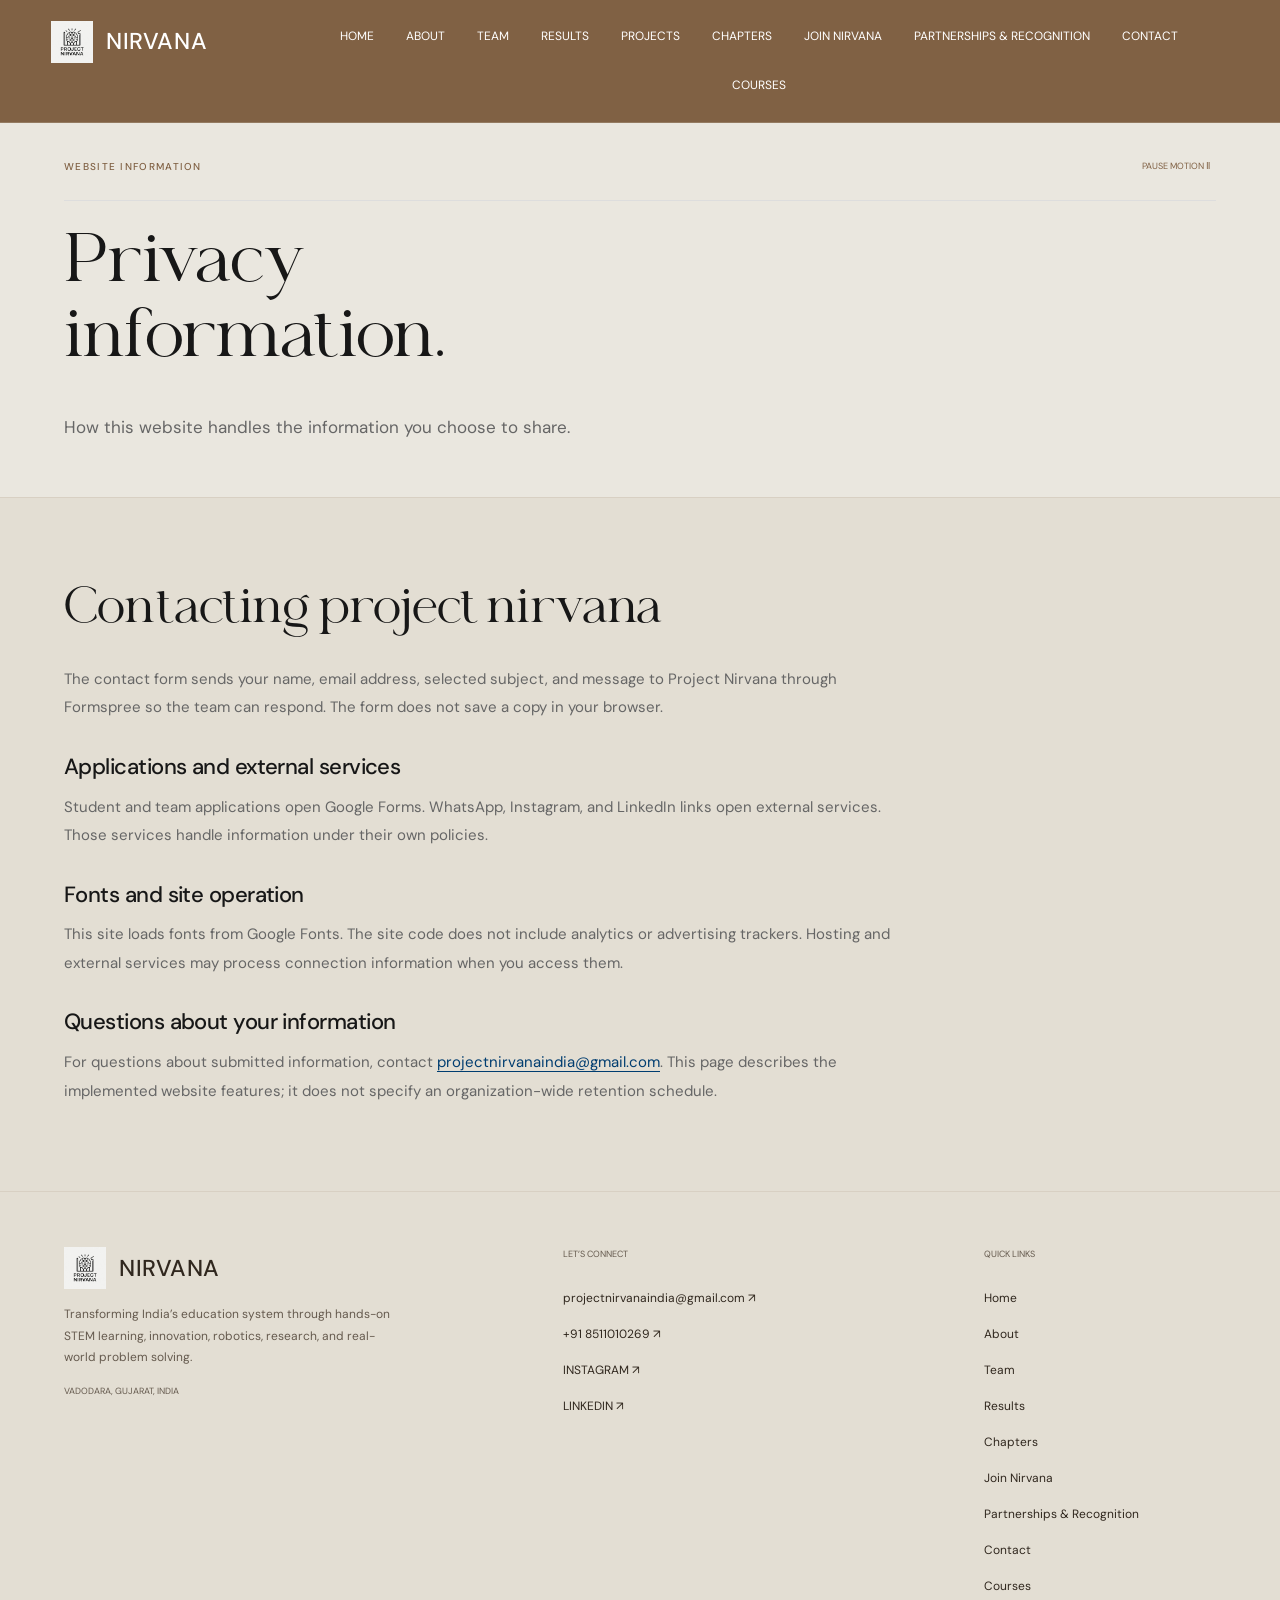
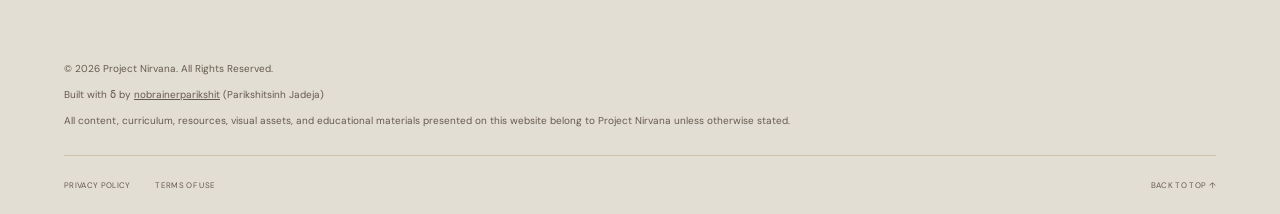
<file: project-nirvana/privacy.html>
<!doctype html>
<html lang="en">
  <head>
    <meta charset="utf-8" />
    <meta name="viewport" content="width=device-width, initial-scale=1" />
    <meta name="theme-color" content="#080808" />
    <meta
      name="description"
      content="Project Nirvana — Privacy information. Hands-on STEM learning, innovation, research, and mentorship in India."
    />
    <title>Privacy information | Project Nirvana</title>
    <link rel="icon" href="assets/logo/nirvana_logo.jpg" type="image/jpeg" />
    <link rel="stylesheet" href="style.css" />
    <link rel="stylesheet" href="pages.css" />
    <link rel="stylesheet" href="reference.css" />
    <script src="script.js" defer></script>
    <script src="contact.js" defer></script>
  </head>
  <body>
    <a class="skip" href="#main">Skip to content</a>
    <div class="progress" aria-hidden="true"></div>
    <div class="announcement">
      <span><i></i>A NOT-FOR-PROFIT STEM EDUCATION INITIATIVE</span
      ><span>VADODARA, INDIA ↗</span>
    </div>
    <header>
      <a class="brand" href="index.html" aria-label="Project Nirvana home"
        ><img
          class="brand-symbol"
          src="assets/logo/nirvana_logo.jpg"
          alt=""
          width="42"
          height="42"
        />NIRVANA<span class="brand-note">PROJECT<br />INDIA</span></a
      ><span class="header-note"
        >SMALL QUESTIONS.<br />EXTRAORDINARY POSSIBILITIES.</span
      ><a class="button yellow header-join" href="join.html"
        >JOIN NIRVANA<span>↗</span></a
      ><button
        class="menu-toggle"
        aria-label="Open navigation"
        aria-expanded="false"
        aria-controls="navigation"
      >
        ☰
      </button>
    </header>
    <nav id="navigation" aria-label="Main navigation">
      <a class="share" href="contact.html">LET’S BUILD THE FUTURE ↗</a>
      <div>
        <a href="index.html">HOME</a><a href="about.html">ABOUT</a
        ><a href="team.html">TEAM</a><a href="results.html">RESULTS</a
        ><a href="projects.html">PROJECTS</a><a href="chapters.html">CHAPTERS</a
        ><a href="join.html">JOIN NIRVANA</a
        ><a href="partnerships.html">PARTNERSHIPS &amp; RECOGNITION</a
        ><a href="contact.html">CONTACT</a><a href="courses.html">COURSES</a>
      </div>
      <span>INDIA / STEM</span>
    </nav>
    <main id="main">
      <section class="page-hero">
        <div class="hero-top">
          <span class="eyebrow">WEBSITE INFORMATION</span
          ><button id="motion-toggle" aria-pressed="false">
            PAUSE MOTION Ⅱ
          </button>
        </div>
        <h1>Privacy<br />information.</h1>
        <p>How this website handles the information you choose to share.</p>
      </section>
      <section class="section light prose">
        <h2>Contacting project nirvana</h2>
        <p>
          The contact form sends your name, email address, selected subject, and
          message to Project Nirvana through Formspree so the team can respond.
          The form does not save a copy in your browser.
        </p>
        <h3>Applications and external services</h3>
        <p>
          Student and team applications open Google Forms. WhatsApp, Instagram,
          and LinkedIn links open external services. Those services handle
          information under their own policies.
        </p>
        <h3>Fonts and site operation</h3>
        <p>
          This site loads fonts from Google Fonts. The site code does not
          include analytics or advertising trackers. Hosting and external
          services may process connection information when you access them.
        </p>
        <h3>Questions about your information</h3>
        <p>
          For questions about submitted information, contact
          <a href="mailto:projectnirvanaindia@gmail.com"
            >projectnirvanaindia@gmail.com</a
          >. This page describes the implemented website features; it does not
          specify an organization-wide retention schedule.
        </p>
      </section>
    </main>
    <footer>
      <div class="footer-top">
        <div>
          <a class="brand" href="index.html"
            ><img
              class="brand-symbol"
              src="assets/logo/nirvana_logo.jpg"
              alt=""
              width="42"
              height="42"
            />NIRVANA<span class="brand-note">PROJECT<br />INDIA</span></a
          >
          <p>
            Transforming India’s education system through hands-on STEM
            learning, innovation, robotics, research, and real-world problem
            solving.
          </p>
          <span>VADODARA, GUJARAT, INDIA</span>
        </div>
        <div>
          <span>LET’S CONNECT</span
          ><a href="mailto:projectnirvanaindia@gmail.com"
            >projectnirvanaindia@gmail.com ↗</a
          ><a href="https://wa.me/9185111010269" target="_blank" rel="noopener"
            >+91 8511010269 ↗</a
          ><a
            href="https://www.instagram.com/project_nirvanaindia/"
            target="_blank"
            rel="noopener"
            >INSTAGRAM ↗</a
          ><a
            href="https://www.linkedin.com/company/the-project-nirvana/"
            target="_blank"
            rel="noopener"
            >LINKEDIN ↗</a
          >
        </div>
        <div>
          <span>QUICK LINKS</span><a href="index.html">Home</a
          ><a href="about.html">About</a><a href="team.html">Team</a
          ><a href="results.html">Results</a><a href="chapters.html">Chapters</a
          ><a href="join.html">Join Nirvana</a
          ><a href="partnerships.html">Partnerships &amp; Recognition</a
          ><a href="contact.html">Contact</a><a href="courses.html">Courses</a>
        </div>
      </div>
      <div class="footer-credits">
        <p>© 2026 Project Nirvana. All Rights Reserved.</p>
        <p>
          Built with ẟ by
          <a href="https://pariksh1t.netlify.app" target="_blank" rel="noopener"
            >nobrainerparikshit</a
          >
          (Parikshitsinh Jadeja)
        </p>
        <p>
          All content, curriculum, resources, visual assets, and educational
          materials presented on this website belong to Project Nirvana unless
          otherwise stated.
        </p>
      </div>
      <div class="footer-bottom">
        <a href="privacy.html">PRIVACY POLICY</a
        ><a href="terms.html">TERMS OF USE</a><a href="#">BACK TO TOP ↑</a>
      </div>
    </footer>
  </body>
</html>
</file>
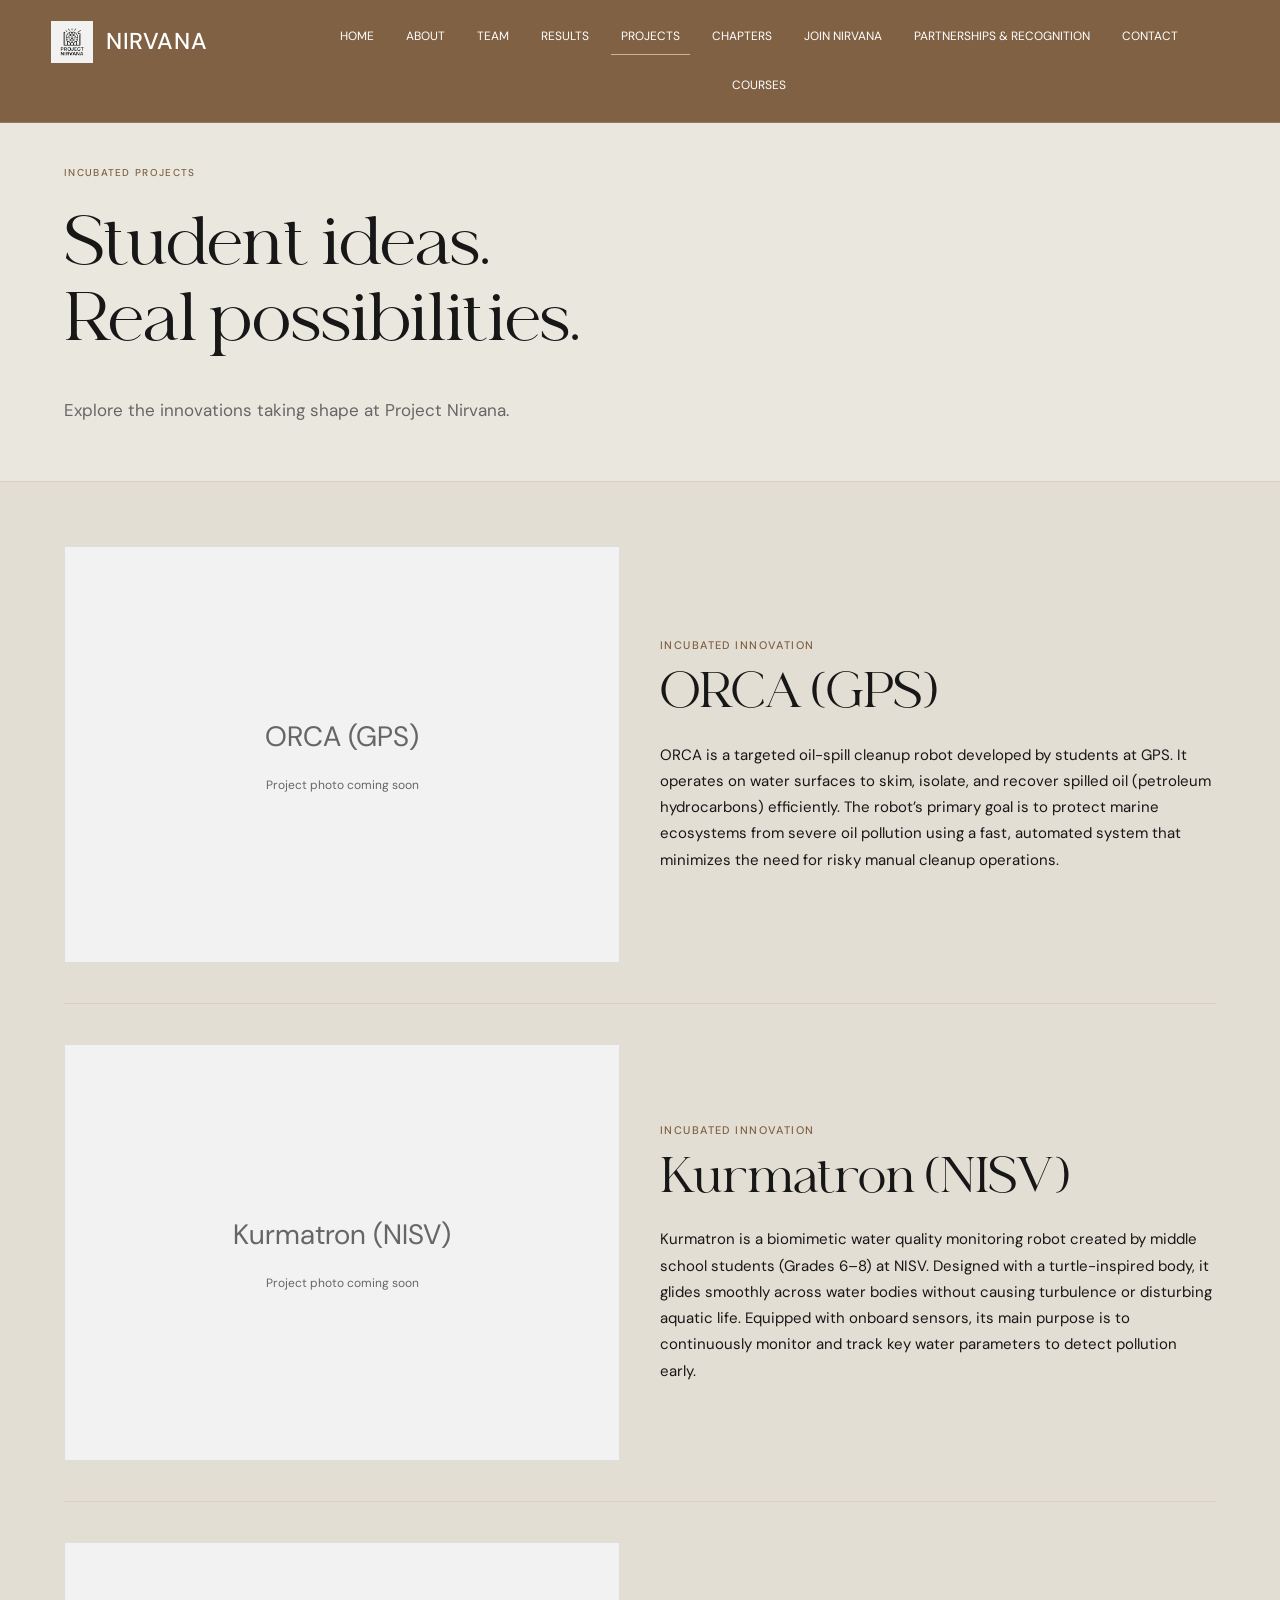
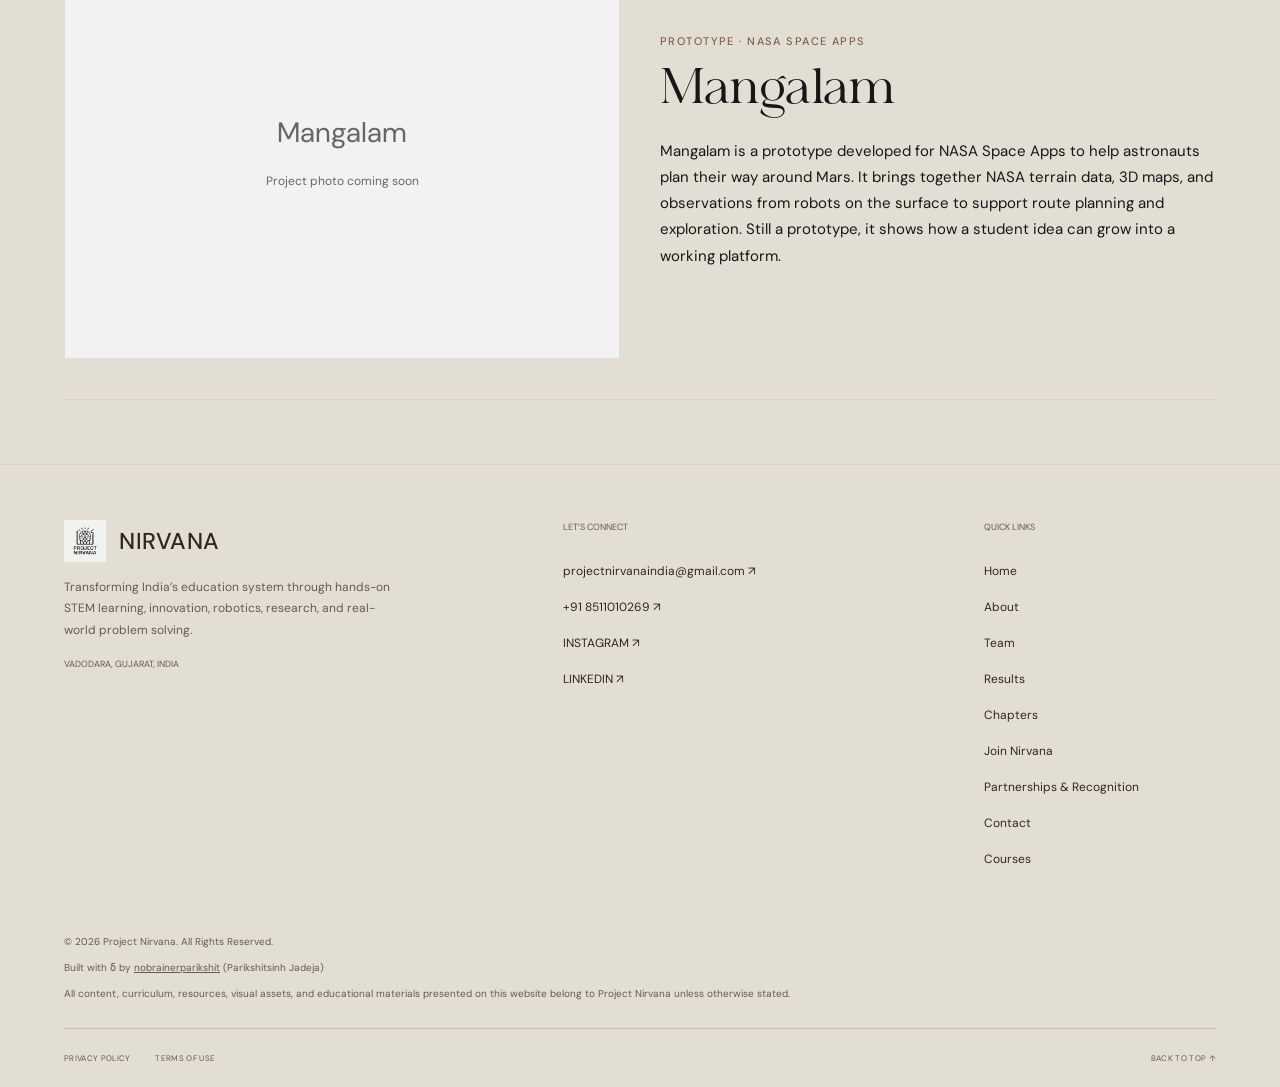
<file: project-nirvana/projects.html>
<!doctype html>
<html lang="en">
  <head>
    <meta charset="utf-8" />
    <meta name="viewport" content="width=device-width, initial-scale=1" />
    <meta name="theme-color" content="#080808" />
    <meta
      name="description"
      content="Project Nirvana — Results &amp; Opportunities. Hands-on STEM learning, innovation, research, and mentorship in India."
    />
    <title>Incubated Projects | Project Nirvana</title>
    <link rel="icon" href="assets/logo/nirvana_logo.jpg" type="image/jpeg" />
    <link rel="stylesheet" href="style.css" />
    <link rel="stylesheet" href="pages.css" />
    <link rel="stylesheet" href="reference.css" />
    <script src="script.js" defer></script>
    <script src="contact.js" defer></script>
  </head>
  <body>
    <a class="skip" href="#main">Skip to content</a>
    <div class="progress" aria-hidden="true"></div>
    <div class="announcement">
      <span><i></i>A NOT-FOR-PROFIT STEM EDUCATION INITIATIVE</span
      ><span>VADODARA, INDIA ↗</span>
    </div>
    <header>
      <a class="brand" href="index.html" aria-label="Project Nirvana home"
        ><img
          class="brand-symbol"
          src="assets/logo/nirvana_logo.jpg"
          alt=""
          width="42"
          height="42"
        />NIRVANA<span class="brand-note">PROJECT<br />INDIA</span></a
      ><span class="header-note"
        >SMALL QUESTIONS.<br />EXTRAORDINARY POSSIBILITIES.</span
      ><a class="button yellow header-join" href="join.html"
        >JOIN NIRVANA<span>↗</span></a
      ><button
        class="menu-toggle"
        aria-label="Open navigation"
        aria-expanded="false"
        aria-controls="navigation"
      >
        ☰
      </button>
    </header>
    <nav id="navigation" aria-label="Main navigation">
      <a class="share" href="contact.html">LET’S BUILD THE FUTURE ↗</a>
      <div>
        <a href="index.html">HOME</a><a href="about.html">ABOUT</a
        ><a href="team.html">TEAM</a><a href="results.html">RESULTS</a
        ><a href="projects.html" aria-current="page">PROJECTS</a
        ><a href="chapters.html">CHAPTERS</a><a href="join.html">JOIN NIRVANA</a
        ><a href="partnerships.html">PARTNERSHIPS &amp; RECOGNITION</a
        ><a href="contact.html">CONTACT</a><a href="courses.html">COURSES</a>
      </div>
      <span>INDIA / STEM</span>
    </nav>
    <main id="main">
      <section class="page-hero">
        <span class="eyebrow">INCUBATED PROJECTS</span>
        <h1>Student ideas.<br />Real possibilities.</h1>
        <p>Explore the innovations taking shape at Project Nirvana.</p>
      </section>
      <section class="section project-directory">
        <article class="project-detail" id="orca">
          <div
            class="project-photo-slot"
            role="img"
            aria-label="Photo placeholder for ORCA (GPS)"
          >
            <span>ORCA (GPS)</span><small>Project photo coming soon</small>
          </div>
          <div>
            <span class="section-label">INCUBATED INNOVATION</span>
            <h2>ORCA (GPS)</h2>
            <p>
              ORCA is a targeted oil-spill cleanup robot developed by students
              at GPS. It operates on water surfaces to skim, isolate, and
              recover spilled oil (petroleum hydrocarbons) efficiently. The
              robot’s primary goal is to protect marine ecosystems from severe
              oil pollution using a fast, automated system that minimizes the
              need for risky manual cleanup operations.
            </p>
          </div>
        </article>
        <article class="project-detail" id="kurmatron">
          <div
            class="project-photo-slot"
            role="img"
            aria-label="Photo placeholder for Kurmatron (NISV)"
          >
            <span>Kurmatron (NISV)</span
            ><small>Project photo coming soon</small>
          </div>
          <div>
            <span class="section-label">INCUBATED INNOVATION</span>
            <h2>Kurmatron (NISV)</h2>
            <p>
              Kurmatron is a biomimetic water quality monitoring robot created
              by middle school students (Grades 6–8) at NISV. Designed with a
              turtle-inspired body, it glides smoothly across water bodies
              without causing turbulence or disturbing aquatic life. Equipped
              with onboard sensors, its main purpose is to continuously monitor
              and track key water parameters to detect pollution early.
            </p>
          </div>
        </article>
        <article class="project-detail" id="mangalam">
          <div
            class="project-photo-slot"
            role="img"
            aria-label="Photo placeholder for Mangalam"
          >
            <span>Mangalam</span><small>Project photo coming soon</small>
          </div>
          <div>
            <span class="section-label">PROTOTYPE · NASA SPACE APPS</span>
            <h2>Mangalam</h2>
            <p>
              Mangalam is a prototype developed for NASA Space Apps to help
              astronauts plan their way around Mars. It brings together NASA
              terrain data, 3D maps, and observations from robots on the surface
              to support route planning and exploration. Still a prototype, it
              shows how a student idea can grow into a working platform.
            </p>
          </div>
        </article>
      </section>
    </main>
    <footer>
      <div class="footer-top">
        <div>
          <a class="brand" href="index.html"
            ><img
              class="brand-symbol"
              src="assets/logo/nirvana_logo.jpg"
              alt=""
              width="42"
              height="42"
            />NIRVANA<span class="brand-note">PROJECT<br />INDIA</span></a
          >
          <p>
            Transforming India’s education system through hands-on STEM
            learning, innovation, robotics, research, and real-world problem
            solving.
          </p>
          <span>VADODARA, GUJARAT, INDIA</span>
        </div>
        <div>
          <span>LET’S CONNECT</span
          ><a href="mailto:projectnirvanaindia@gmail.com"
            >projectnirvanaindia@gmail.com ↗</a
          ><a href="https://wa.me/9185111010269" target="_blank" rel="noopener"
            >+91 8511010269 ↗</a
          ><a
            href="https://www.instagram.com/project_nirvanaindia/"
            target="_blank"
            rel="noopener"
            >INSTAGRAM ↗</a
          ><a
            href="https://www.linkedin.com/company/the-project-nirvana/"
            target="_blank"
            rel="noopener"
            >LINKEDIN ↗</a
          >
        </div>
        <div>
          <span>QUICK LINKS</span><a href="index.html">Home</a
          ><a href="about.html">About</a><a href="team.html">Team</a
          ><a href="results.html">Results</a><a href="chapters.html">Chapters</a
          ><a href="join.html">Join Nirvana</a
          ><a href="partnerships.html">Partnerships &amp; Recognition</a
          ><a href="contact.html">Contact</a><a href="courses.html">Courses</a>
        </div>
      </div>
      <div class="footer-credits">
        <p>© 2026 Project Nirvana. All Rights Reserved.</p>
        <p>
          Built with ẟ by
          <a href="https://pariksh1t.netlify.app" target="_blank" rel="noopener"
            >nobrainerparikshit</a
          >
          (Parikshitsinh Jadeja)
        </p>
        <p>
          All content, curriculum, resources, visual assets, and educational
          materials presented on this website belong to Project Nirvana unless
          otherwise stated.
        </p>
      </div>
      <div class="footer-bottom">
        <a href="privacy.html">PRIVACY POLICY</a
        ><a href="terms.html">TERMS OF USE</a><a href="#">BACK TO TOP ↑</a>
      </div>
    </footer>
  </body>
</html>
</file>
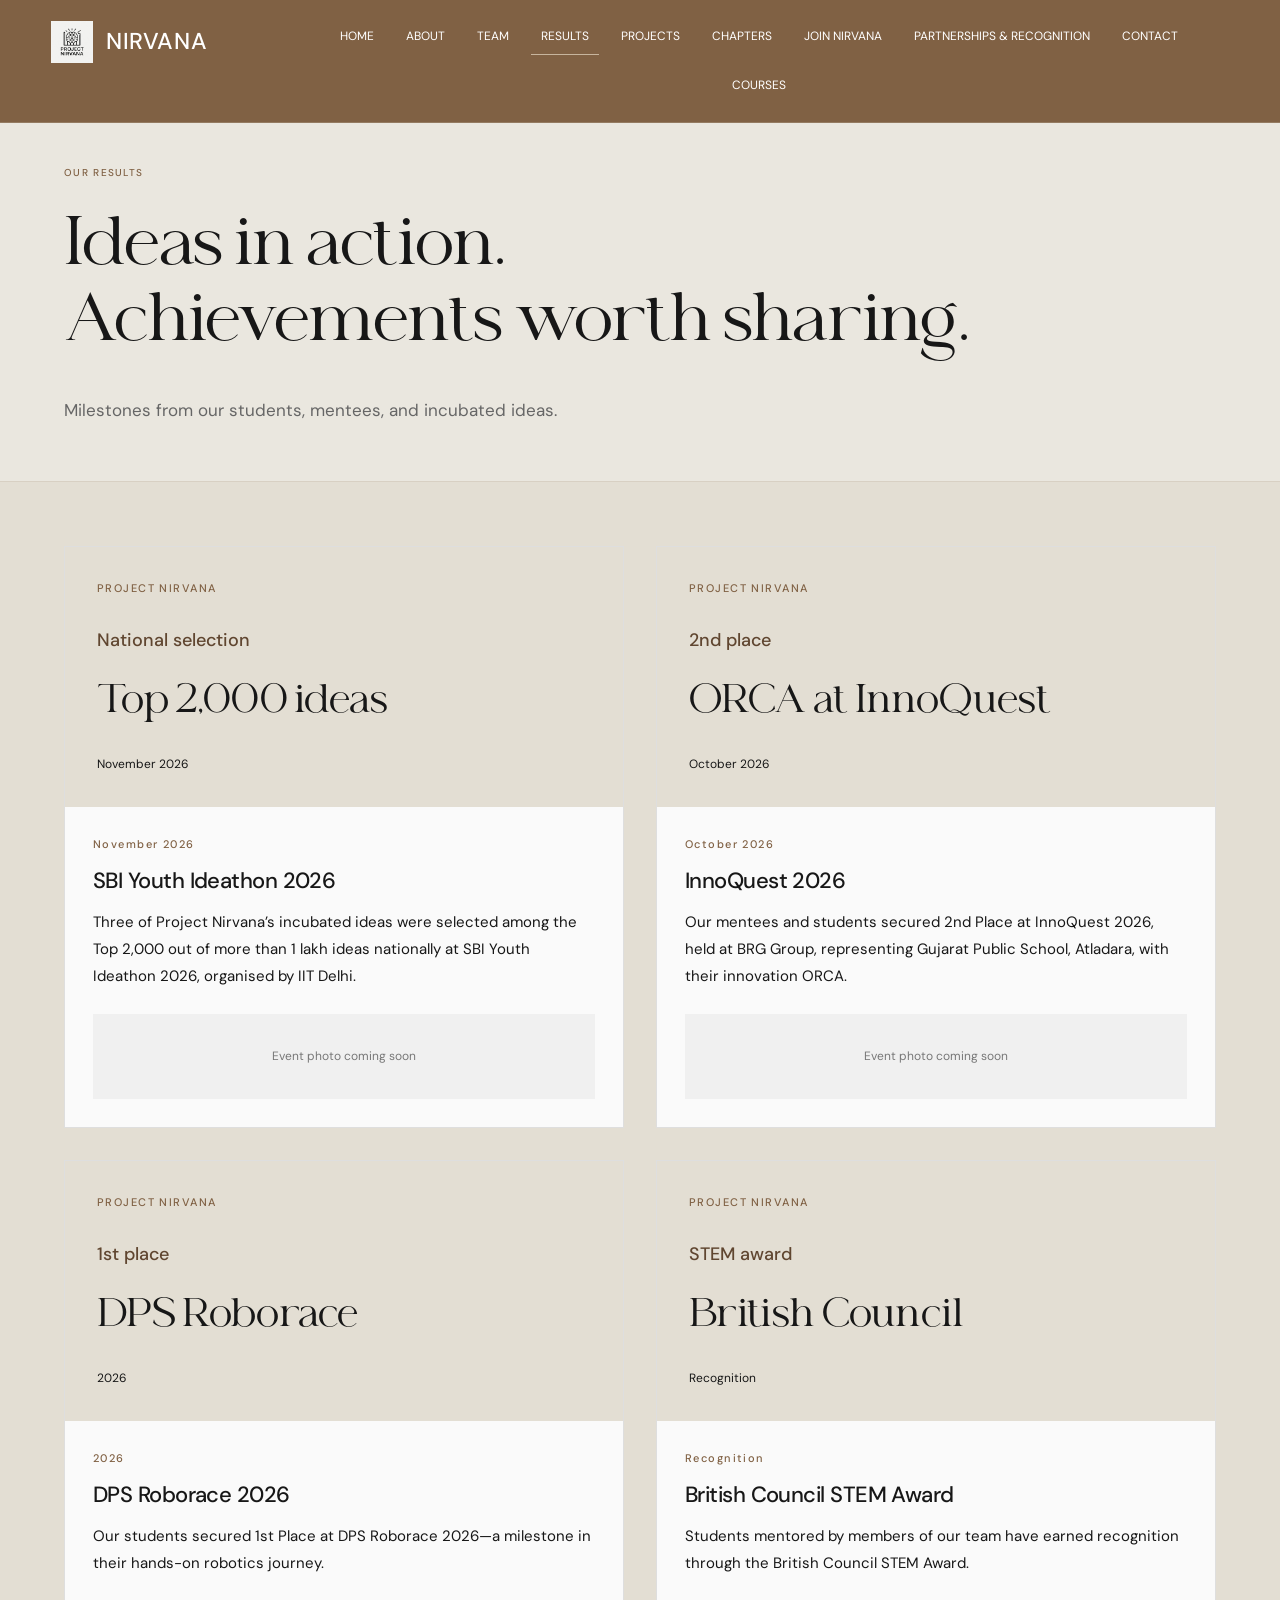
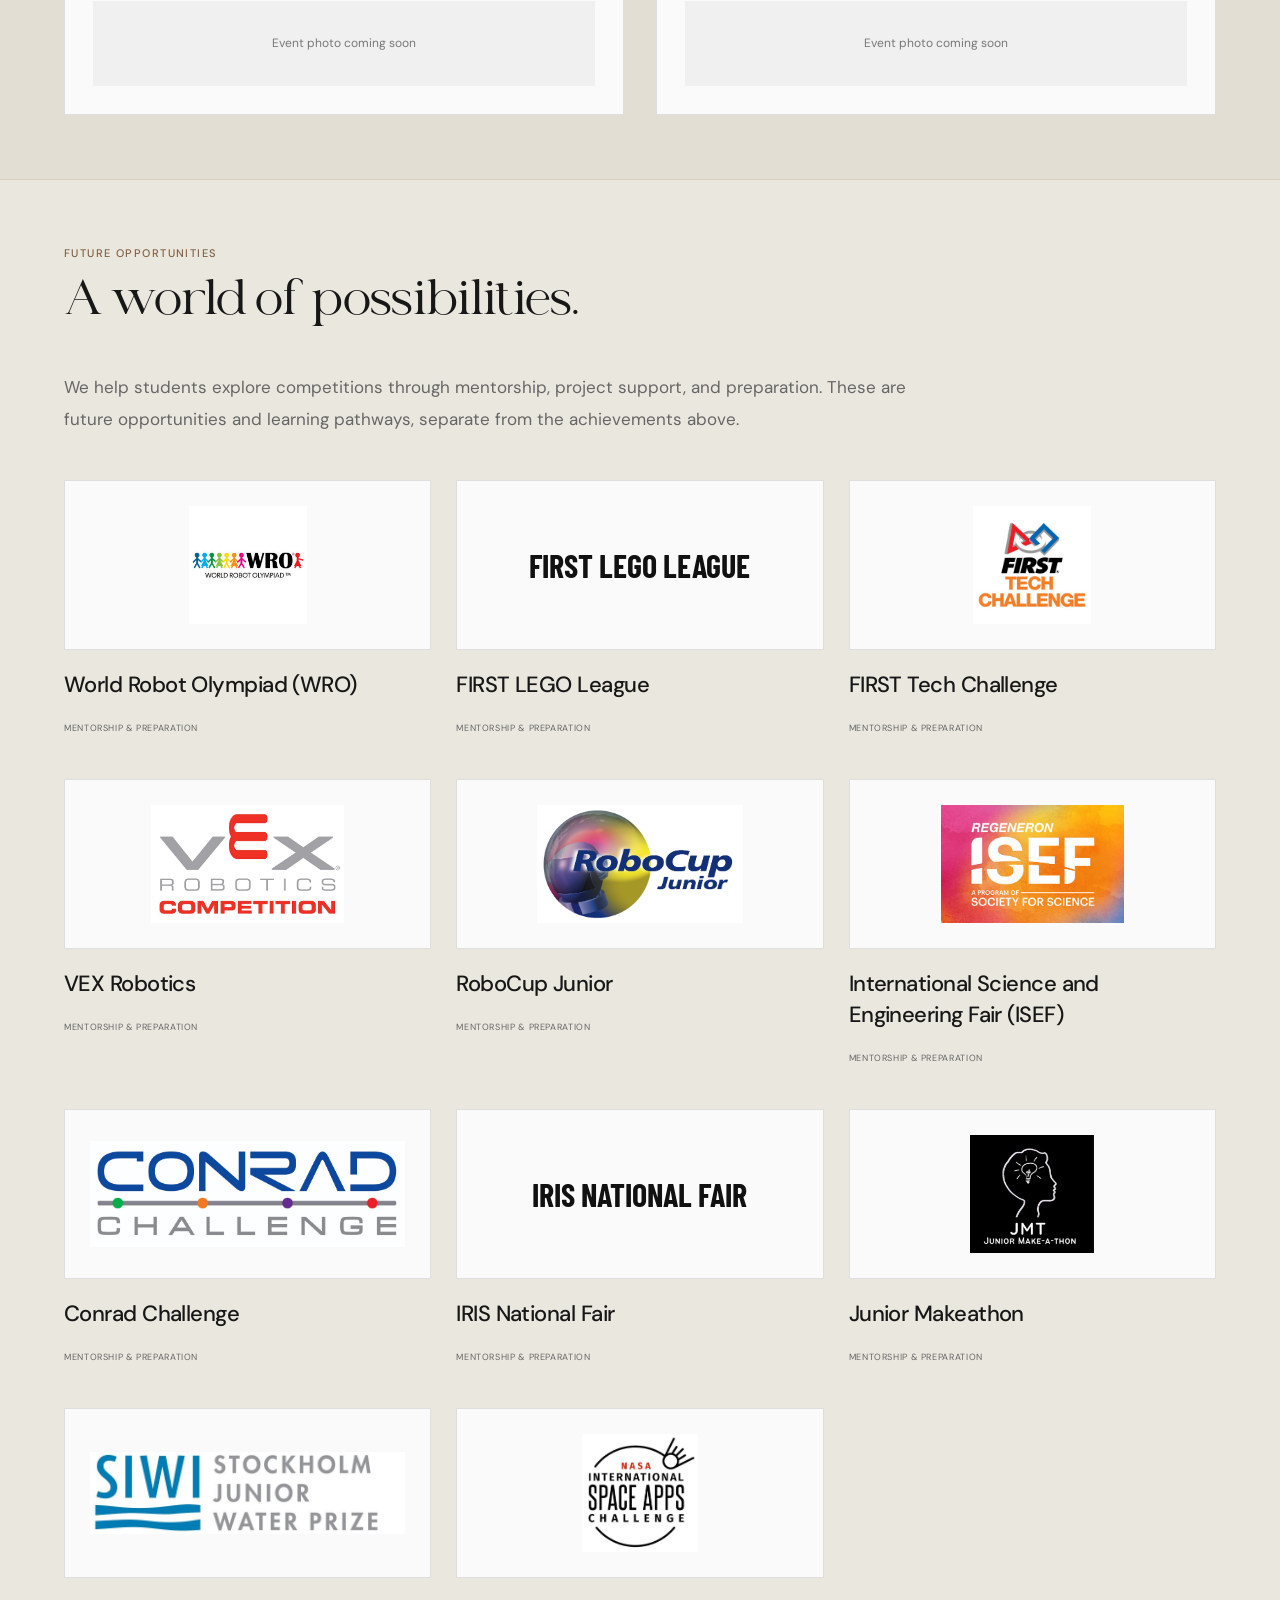
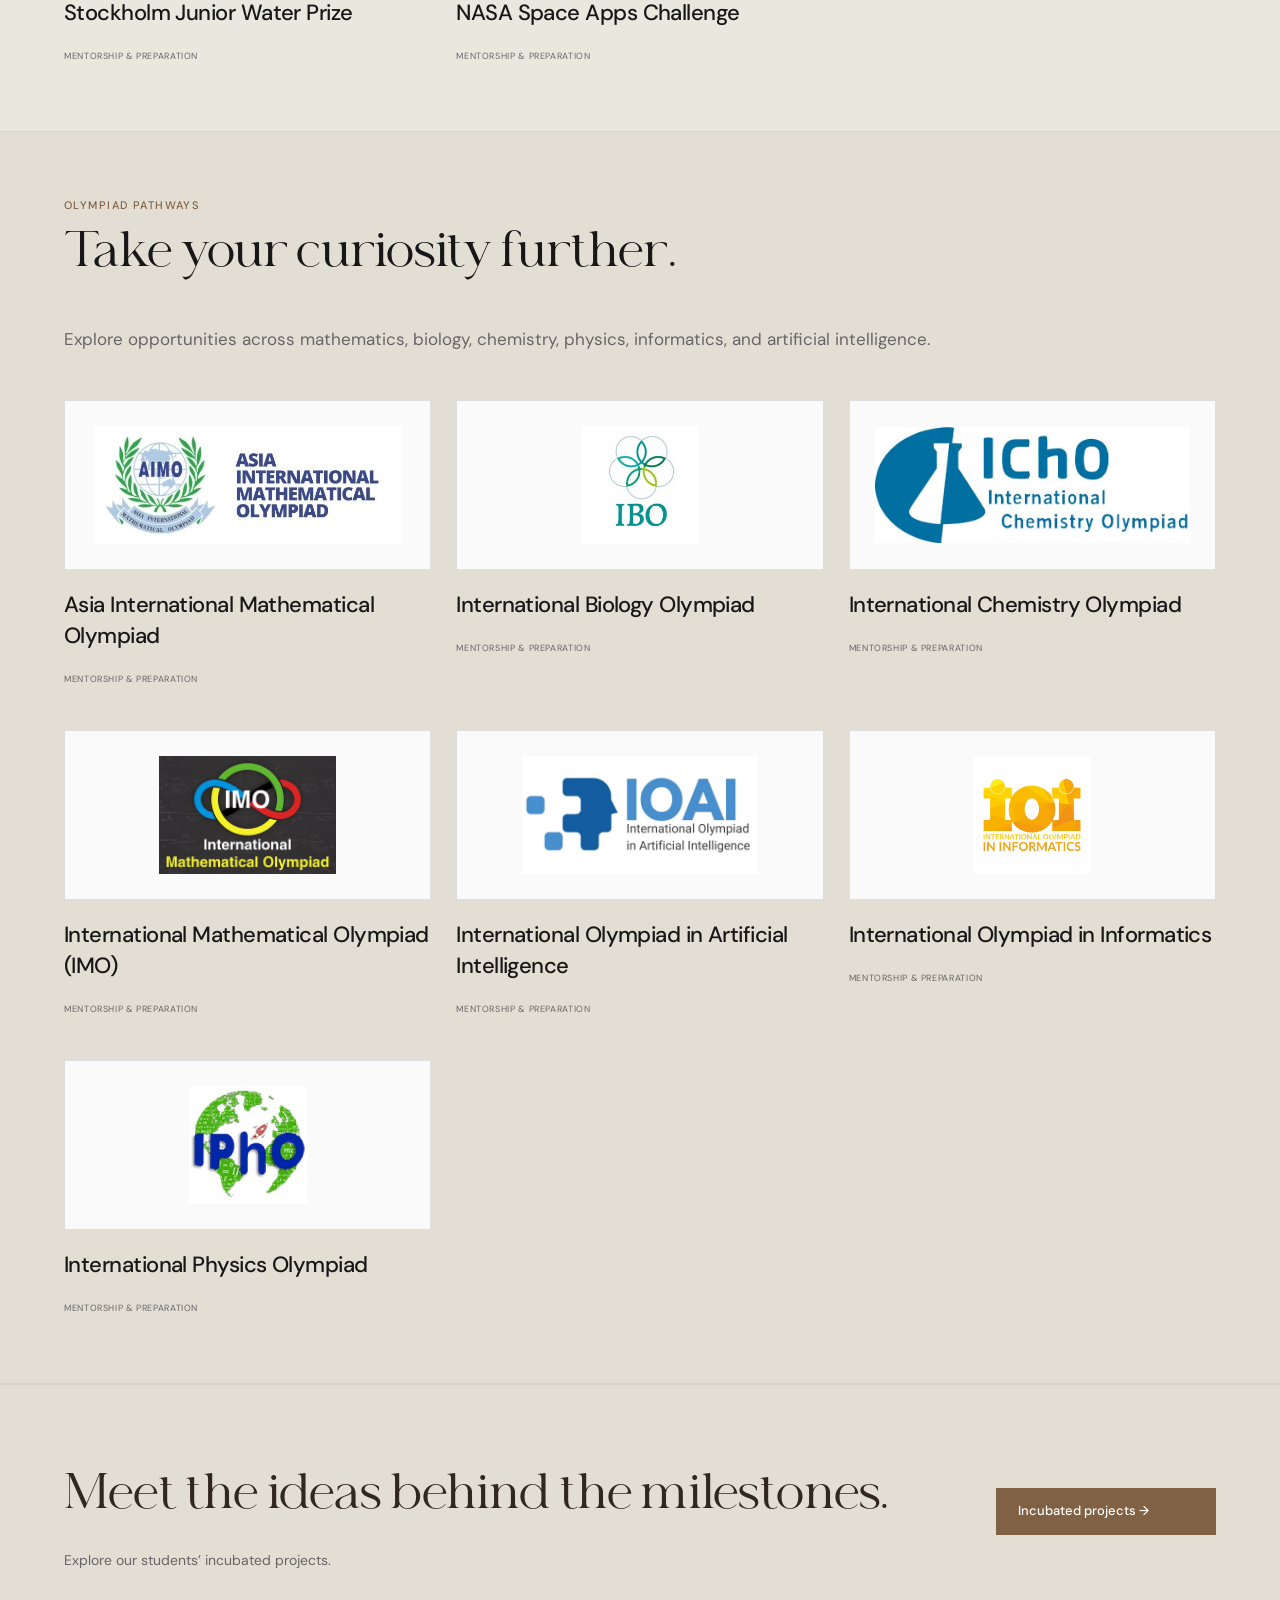
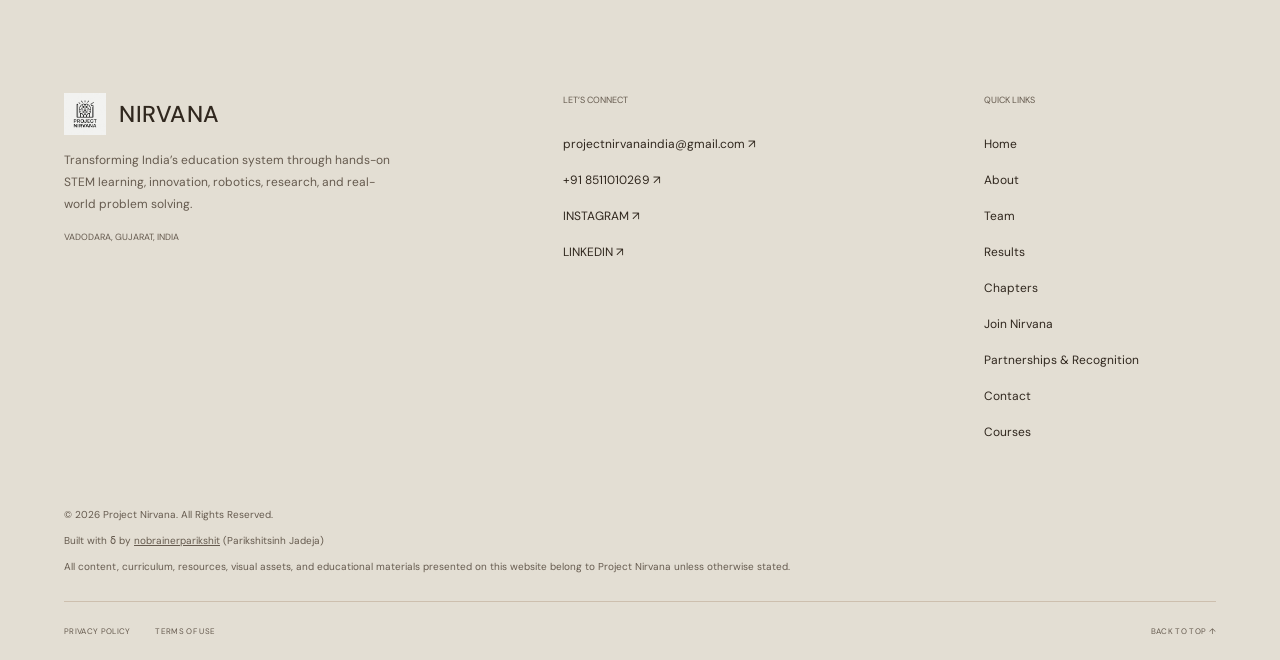
<file: project-nirvana/results.html>
<!doctype html>
<html lang="en">
  <head>
    <meta charset="utf-8" />
    <meta name="viewport" content="width=device-width, initial-scale=1" />
    <meta name="theme-color" content="#080808" />
    <meta
      name="description"
      content="Project Nirvana — Results &amp; Opportunities. Hands-on STEM learning, innovation, research, and mentorship in India."
    />
    <title>Results | Project Nirvana</title>
    <link rel="icon" href="assets/logo/nirvana_logo.jpg" type="image/jpeg" />
    <link rel="stylesheet" href="style.css" />
    <link rel="stylesheet" href="pages.css" />
    <link rel="stylesheet" href="reference.css" />
    <script src="script.js" defer></script>
    <script src="contact.js" defer></script>
  </head>
  <body>
    <a class="skip" href="#main">Skip to content</a>
    <div class="progress" aria-hidden="true"></div>
    <div class="announcement">
      <span><i></i>A NOT-FOR-PROFIT STEM EDUCATION INITIATIVE</span
      ><span>VADODARA, INDIA ↗</span>
    </div>
    <header>
      <a class="brand" href="index.html" aria-label="Project Nirvana home"
        ><img
          class="brand-symbol"
          src="assets/logo/nirvana_logo.jpg"
          alt=""
          width="42"
          height="42"
        />NIRVANA<span class="brand-note">PROJECT<br />INDIA</span></a
      ><span class="header-note"
        >SMALL QUESTIONS.<br />EXTRAORDINARY POSSIBILITIES.</span
      ><a class="button yellow header-join" href="join.html"
        >JOIN NIRVANA<span>↗</span></a
      ><button
        class="menu-toggle"
        aria-label="Open navigation"
        aria-expanded="false"
        aria-controls="navigation"
      >
        ☰
      </button>
    </header>
    <nav id="navigation" aria-label="Main navigation">
      <a class="share" href="contact.html">LET’S BUILD THE FUTURE ↗</a>
      <div>
        <a href="index.html">HOME</a><a href="about.html">ABOUT</a
        ><a href="team.html">TEAM</a
        ><a href="results.html" aria-current="page">RESULTS</a
        ><a href="projects.html">PROJECTS</a><a href="chapters.html">CHAPTERS</a
        ><a href="join.html">JOIN NIRVANA</a
        ><a href="partnerships.html">PARTNERSHIPS &amp; RECOGNITION</a
        ><a href="contact.html">CONTACT</a><a href="courses.html">COURSES</a>
      </div>
      <span>INDIA / STEM</span>
    </nav>
    <main id="main">
      <section class="page-hero">
        <span class="eyebrow">OUR RESULTS</span>
        <h1>Ideas in action.<br />Achievements worth sharing.</h1>
        <p>Milestones from our students, mentees, and incubated ideas.</p>
      </section>
      <section class="section">
        <div class="results-feed">
          <article class="result-post">
            <div class="post-graphic">
              <span class="section-label">PROJECT NIRVANA</span
              ><strong>National selection</strong>
              <h2>Top 2,000 ideas</h2>
              <span>November 2026</span>
            </div>
            <div class="post-copy">
              <span class="section-label">November 2026</span>
              <h3>SBI Youth Ideathon 2026</h3>
              <p>
                Three of Project Nirvana’s incubated ideas were selected among
                the Top 2,000 out of more than 1 lakh ideas nationally at SBI
                Youth Ideathon 2026, organised by IIT Delhi.
              </p>
              <div
                class="result-photo-slot"
                role="img"
                aria-label="Photo placeholder for SBI Youth Ideathon 2026"
              >
                Event photo coming soon
              </div>
            </div>
          </article>
          <article class="result-post">
            <div class="post-graphic">
              <span class="section-label">PROJECT NIRVANA</span
              ><strong>2nd place</strong>
              <h2>ORCA at InnoQuest</h2>
              <span>October 2026</span>
            </div>
            <div class="post-copy">
              <span class="section-label">October 2026</span>
              <h3>InnoQuest 2026</h3>
              <p>
                Our mentees and students secured 2nd Place at InnoQuest 2026,
                held at BRG Group, representing Gujarat Public School, Atladara,
                with their innovation ORCA.
              </p>
              <div
                class="result-photo-slot"
                role="img"
                aria-label="Photo placeholder for InnoQuest 2026"
              >
                Event photo coming soon
              </div>
            </div>
          </article>
          <article class="result-post">
            <div class="post-graphic">
              <span class="section-label">PROJECT NIRVANA</span
              ><strong>1st place</strong>
              <h2>DPS Roborace</h2>
              <span>2026</span>
            </div>
            <div class="post-copy">
              <span class="section-label">2026</span>
              <h3>DPS Roborace 2026</h3>
              <p>
                Our students secured 1st Place at DPS Roborace 2026—a milestone
                in their hands-on robotics journey.
              </p>
              <div
                class="result-photo-slot"
                role="img"
                aria-label="Photo placeholder for DPS Roborace 2026"
              >
                Event photo coming soon
              </div>
            </div>
          </article>
          <article class="result-post">
            <div class="post-graphic">
              <span class="section-label">PROJECT NIRVANA</span
              ><strong>STEM award</strong>
              <h2>British Council</h2>
              <span>Recognition</span>
            </div>
            <div class="post-copy">
              <span class="section-label">Recognition</span>
              <h3>British Council STEM Award</h3>
              <p>
                Students mentored by members of our team have earned recognition
                through the British Council STEM Award.
              </p>
              <div
                class="result-photo-slot"
                role="img"
                aria-label="Photo placeholder for British Council STEM Award"
              >
                Event photo coming soon
              </div>
            </div>
          </article>
        </div>
      </section>
      <section class="section" id="future-opportunities">
        <div class="section-heading">
          <div>
            <span class="section-label">FUTURE OPPORTUNITIES</span>
            <h2>A world of possibilities.</h2>
          </div>
        </div>
        <p class="wide-copy">
          We help students explore competitions through mentorship, project
          support, and preparation. These are future opportunities and learning
          pathways, separate from the achievements above.
        </p>
        <div class="competition-grid">
          <article class="reveal">
            <div class="competition-logo">
              <img
                src="assets/competitions/wro.jpg"
                alt="World Robot Olympiad (WRO)"
                width="240"
                height="140"
                loading="lazy"
              />
            </div>
            <h3>World Robot Olympiad (WRO)</h3>
            <span>MENTORSHIP &amp; PREPARATION</span>
          </article>
          <article class="reveal">
            <div class="competition-logo text-logo">FIRST LEGO League</div>
            <h3>FIRST LEGO League</h3>
            <span>MENTORSHIP &amp; PREPARATION</span>
          </article>
          <article class="reveal">
            <div class="competition-logo">
              <img
                src="assets/competitions/ftc.jpg"
                alt="FIRST Tech Challenge"
                width="240"
                height="140"
                loading="lazy"
              />
            </div>
            <h3>FIRST Tech Challenge</h3>
            <span>MENTORSHIP &amp; PREPARATION</span>
          </article>
          <article class="reveal">
            <div class="competition-logo">
              <img
                src="assets/competitions/vex.jpg"
                alt="VEX Robotics"
                width="240"
                height="140"
                loading="lazy"
              />
            </div>
            <h3>VEX Robotics</h3>
            <span>MENTORSHIP &amp; PREPARATION</span>
          </article>
          <article class="reveal">
            <div class="competition-logo">
              <img
                src="assets/competitions/robocup.jpg"
                alt="RoboCup Junior"
                width="240"
                height="140"
                loading="lazy"
              />
            </div>
            <h3>RoboCup Junior</h3>
            <span>MENTORSHIP &amp; PREPARATION</span>
          </article>
          <article class="reveal">
            <div class="competition-logo">
              <img
                src="assets/competitions/isef.jpg"
                alt="International Science and Engineering Fair (ISEF)"
                width="240"
                height="140"
                loading="lazy"
              />
            </div>
            <h3>International Science and Engineering Fair (ISEF)</h3>
            <span>MENTORSHIP &amp; PREPARATION</span>
          </article>
          <article class="reveal">
            <div class="competition-logo">
              <img
                src="assets/competitions/conrad.jpg"
                alt="Conrad Challenge"
                width="240"
                height="140"
                loading="lazy"
              />
            </div>
            <h3>Conrad Challenge</h3>
            <span>MENTORSHIP &amp; PREPARATION</span>
          </article>
          <article class="reveal">
            <div class="competition-logo text-logo">IRIS National Fair</div>
            <h3>IRIS National Fair</h3>
            <span>MENTORSHIP &amp; PREPARATION</span>
          </article>
          <article class="reveal">
            <div class="competition-logo">
              <img
                src="assets/competitions/jmt.jpg"
                alt="Junior Makeathon"
                width="240"
                height="140"
                loading="lazy"
              />
            </div>
            <h3>Junior Makeathon</h3>
            <span>MENTORSHIP &amp; PREPARATION</span>
          </article>
          <article class="reveal">
            <div class="competition-logo">
              <img
                src="assets/competitions/sjwp.jpg"
                alt="Stockholm Junior Water Prize"
                width="240"
                height="140"
                loading="lazy"
              />
            </div>
            <h3>Stockholm Junior Water Prize</h3>
            <span>MENTORSHIP &amp; PREPARATION</span>
          </article>
          <article class="reveal">
            <div class="competition-logo">
              <img
                src="assets/competitions/nasa.jpg"
                alt="NASA Space Apps Challenge"
                width="240"
                height="140"
                loading="lazy"
              />
            </div>
            <h3>NASA Space Apps Challenge</h3>
            <span>MENTORSHIP &amp; PREPARATION</span>
          </article>
        </div>
      </section>
      <section class="section light">
        <div class="section-heading">
          <div>
            <span class="section-label">OLYMPIAD PATHWAYS</span>
            <h2>Take your curiosity further.</h2>
          </div>
        </div>
        <p class="wide-copy">
          Explore opportunities across mathematics, biology, chemistry, physics,
          informatics, and artificial intelligence.
        </p>
        <div class="competition-grid">
          <article class="reveal">
            <div class="competition-logo">
              <img
                src="assets/olympiads/aimo.jpg"
                alt="Asia International Mathematical Olympiad"
                width="240"
                height="140"
                loading="lazy"
              />
            </div>
            <h3>Asia International Mathematical Olympiad</h3>
            <span>MENTORSHIP &amp; PREPARATION</span>
          </article>
          <article class="reveal">
            <div class="competition-logo">
              <img
                src="assets/olympiads/ibo.jpg"
                alt="International Biology Olympiad"
                width="240"
                height="140"
                loading="lazy"
              />
            </div>
            <h3>International Biology Olympiad</h3>
            <span>MENTORSHIP &amp; PREPARATION</span>
          </article>
          <article class="reveal">
            <div class="competition-logo">
              <img
                src="assets/olympiads/icho.jpg"
                alt="International Chemistry Olympiad"
                width="240"
                height="140"
                loading="lazy"
              />
            </div>
            <h3>International Chemistry Olympiad</h3>
            <span>MENTORSHIP &amp; PREPARATION</span>
          </article>
          <article class="reveal">
            <div class="competition-logo">
              <img
                src="assets/olympiads/imo.jpg"
                alt="International Mathematical Olympiad (IMO)"
                width="240"
                height="140"
                loading="lazy"
              />
            </div>
            <h3>International Mathematical Olympiad (IMO)</h3>
            <span>MENTORSHIP &amp; PREPARATION</span>
          </article>
          <article class="reveal">
            <div class="competition-logo">
              <img
                src="assets/olympiads/ioai.jpg"
                alt="International Olympiad in Artificial Intelligence"
                width="240"
                height="140"
                loading="lazy"
              />
            </div>
            <h3>International Olympiad in Artificial Intelligence</h3>
            <span>MENTORSHIP &amp; PREPARATION</span>
          </article>
          <article class="reveal">
            <div class="competition-logo">
              <img
                src="assets/olympiads/ioi.jpg"
                alt="International Olympiad in Informatics"
                width="240"
                height="140"
                loading="lazy"
              />
            </div>
            <h3>International Olympiad in Informatics</h3>
            <span>MENTORSHIP &amp; PREPARATION</span>
          </article>
          <article class="reveal">
            <div class="competition-logo">
              <img
                src="assets/olympiads/ipho.jpg"
                alt="International Physics Olympiad"
                width="240"
                height="140"
                loading="lazy"
              />
            </div>
            <h3>International Physics Olympiad</h3>
            <span>MENTORSHIP &amp; PREPARATION</span>
          </article>
        </div>
      </section>
      <section class="page-cta light">
        <div>
          <h2>Meet the ideas behind the milestones.</h2>
          <p>Explore our students’ incubated projects.</p>
        </div>
        <a class="button black" href="projects.html">Incubated projects →</a>
      </section>
    </main>
    <footer>
      <div class="footer-top">
        <div>
          <a class="brand" href="index.html"
            ><img
              class="brand-symbol"
              src="assets/logo/nirvana_logo.jpg"
              alt=""
              width="42"
              height="42"
            />NIRVANA<span class="brand-note">PROJECT<br />INDIA</span></a
          >
          <p>
            Transforming India’s education system through hands-on STEM
            learning, innovation, robotics, research, and real-world problem
            solving.
          </p>
          <span>VADODARA, GUJARAT, INDIA</span>
        </div>
        <div>
          <span>LET’S CONNECT</span
          ><a href="mailto:projectnirvanaindia@gmail.com"
            >projectnirvanaindia@gmail.com ↗</a
          ><a href="https://wa.me/9185111010269" target="_blank" rel="noopener"
            >+91 8511010269 ↗</a
          ><a
            href="https://www.instagram.com/project_nirvanaindia/"
            target="_blank"
            rel="noopener"
            >INSTAGRAM ↗</a
          ><a
            href="https://www.linkedin.com/company/the-project-nirvana/"
            target="_blank"
            rel="noopener"
            >LINKEDIN ↗</a
          >
        </div>
        <div>
          <span>QUICK LINKS</span><a href="index.html">Home</a
          ><a href="about.html">About</a><a href="team.html">Team</a
          ><a href="results.html">Results</a><a href="chapters.html">Chapters</a
          ><a href="join.html">Join Nirvana</a
          ><a href="partnerships.html">Partnerships &amp; Recognition</a
          ><a href="contact.html">Contact</a><a href="courses.html">Courses</a>
        </div>
      </div>
      <div class="footer-credits">
        <p>© 2026 Project Nirvana. All Rights Reserved.</p>
        <p>
          Built with ẟ by
          <a href="https://pariksh1t.netlify.app" target="_blank" rel="noopener"
            >nobrainerparikshit</a
          >
          (Parikshitsinh Jadeja)
        </p>
        <p>
          All content, curriculum, resources, visual assets, and educational
          materials presented on this website belong to Project Nirvana unless
          otherwise stated.
        </p>
      </div>
      <div class="footer-bottom">
        <a href="privacy.html">PRIVACY POLICY</a
        ><a href="terms.html">TERMS OF USE</a><a href="#">BACK TO TOP ↑</a>
      </div>
    </footer>
  </body>
</html>
</file>
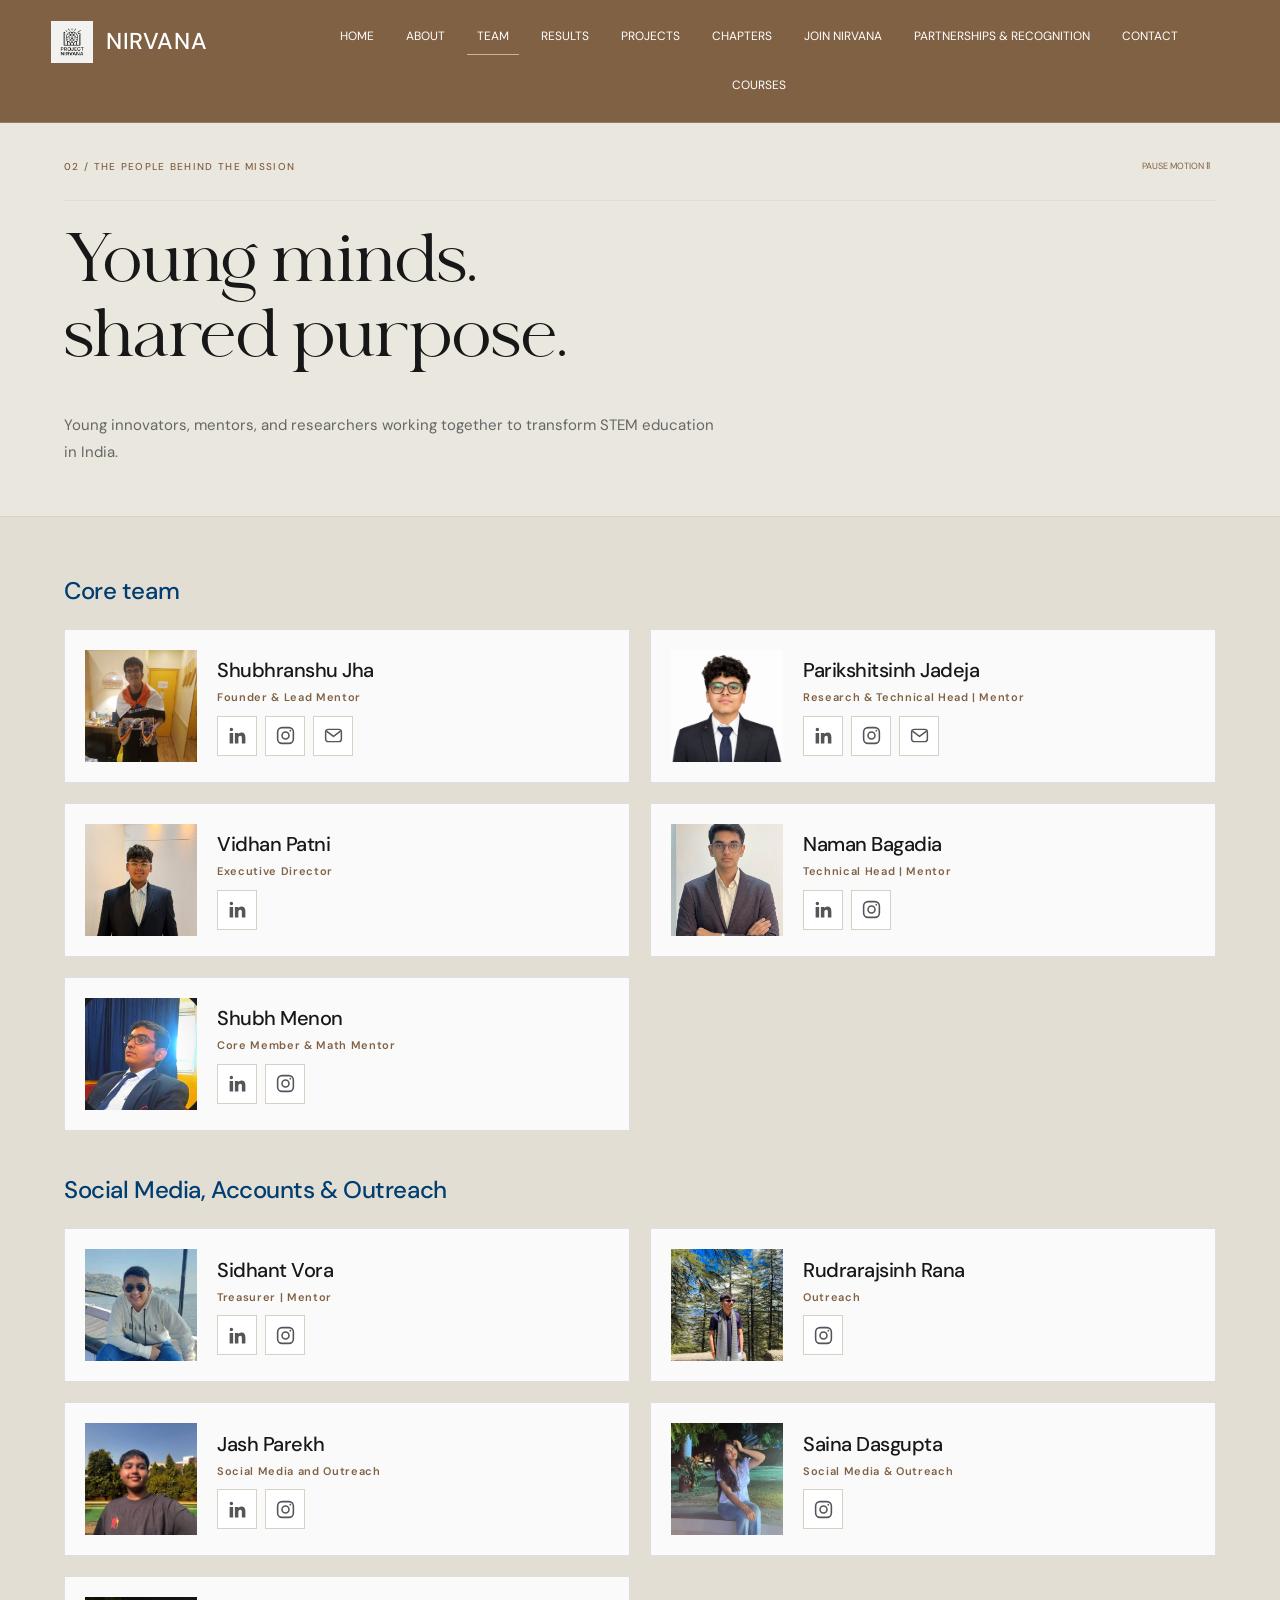
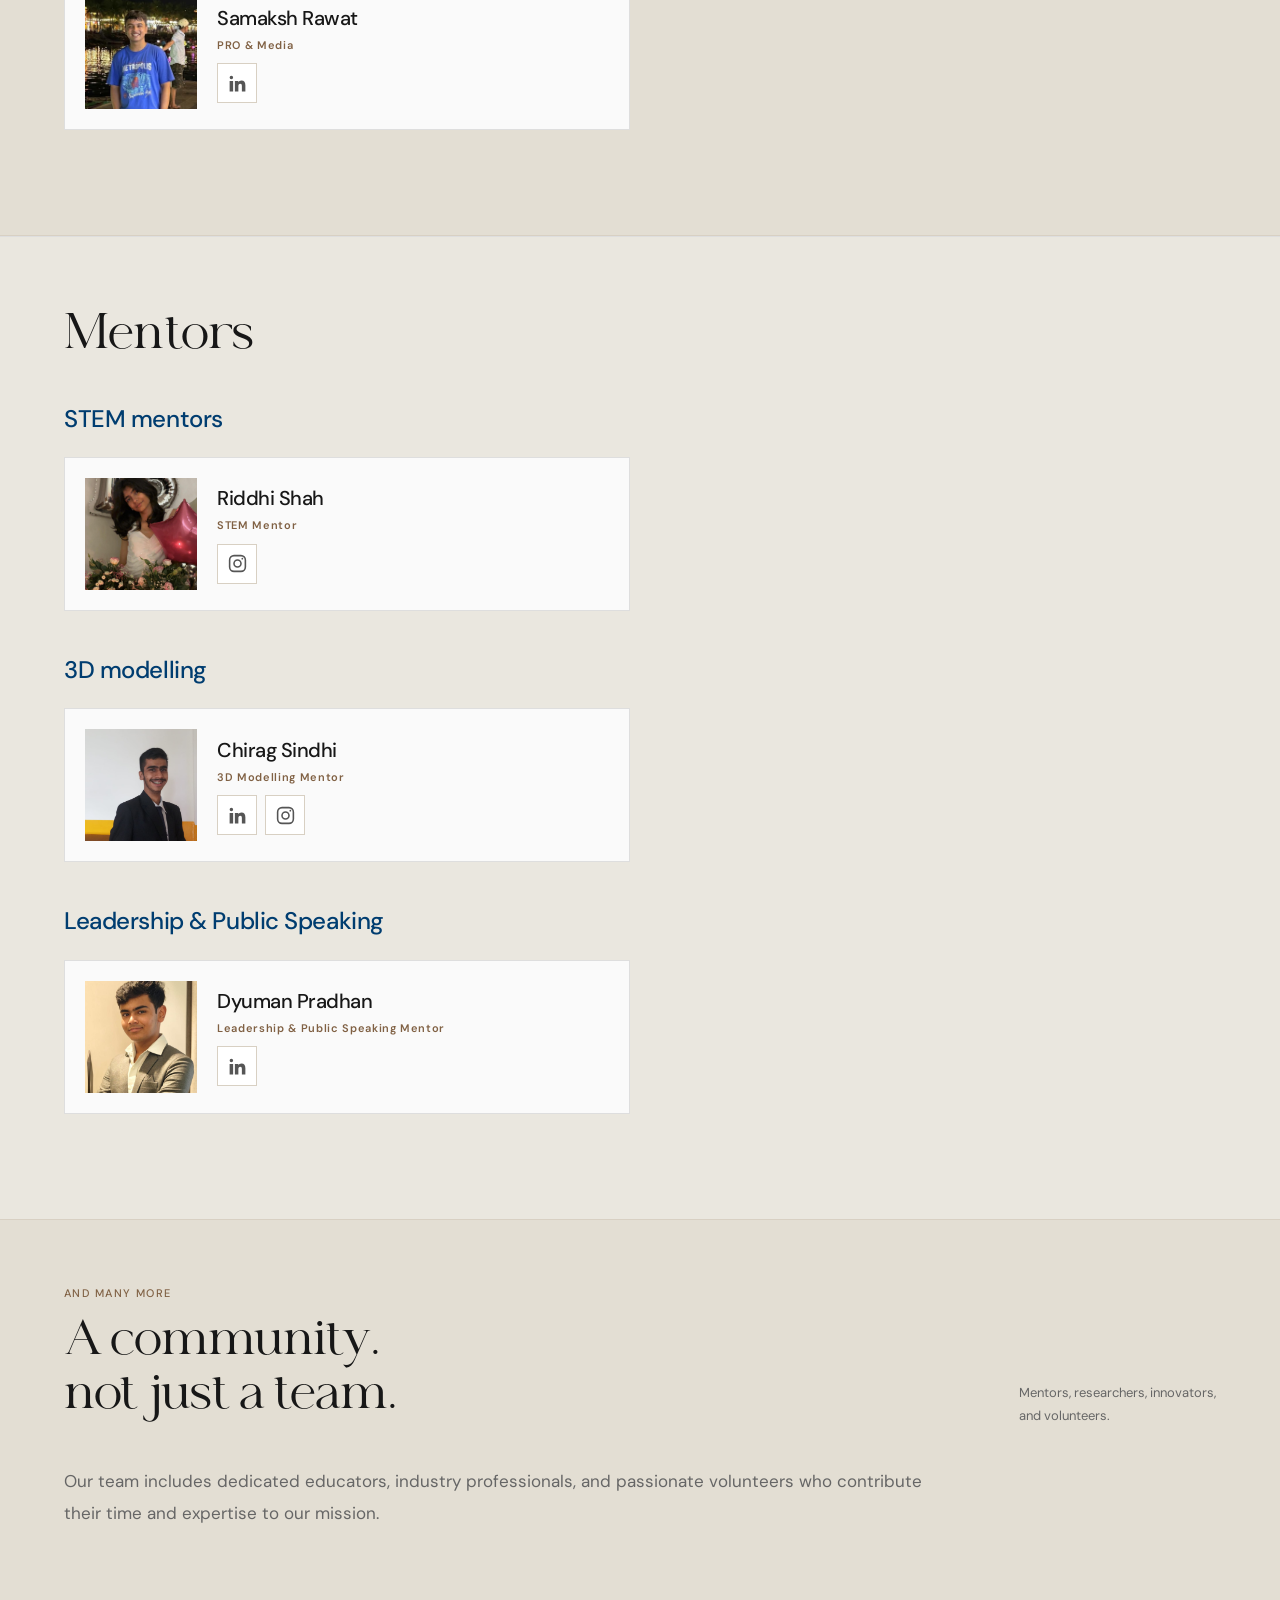
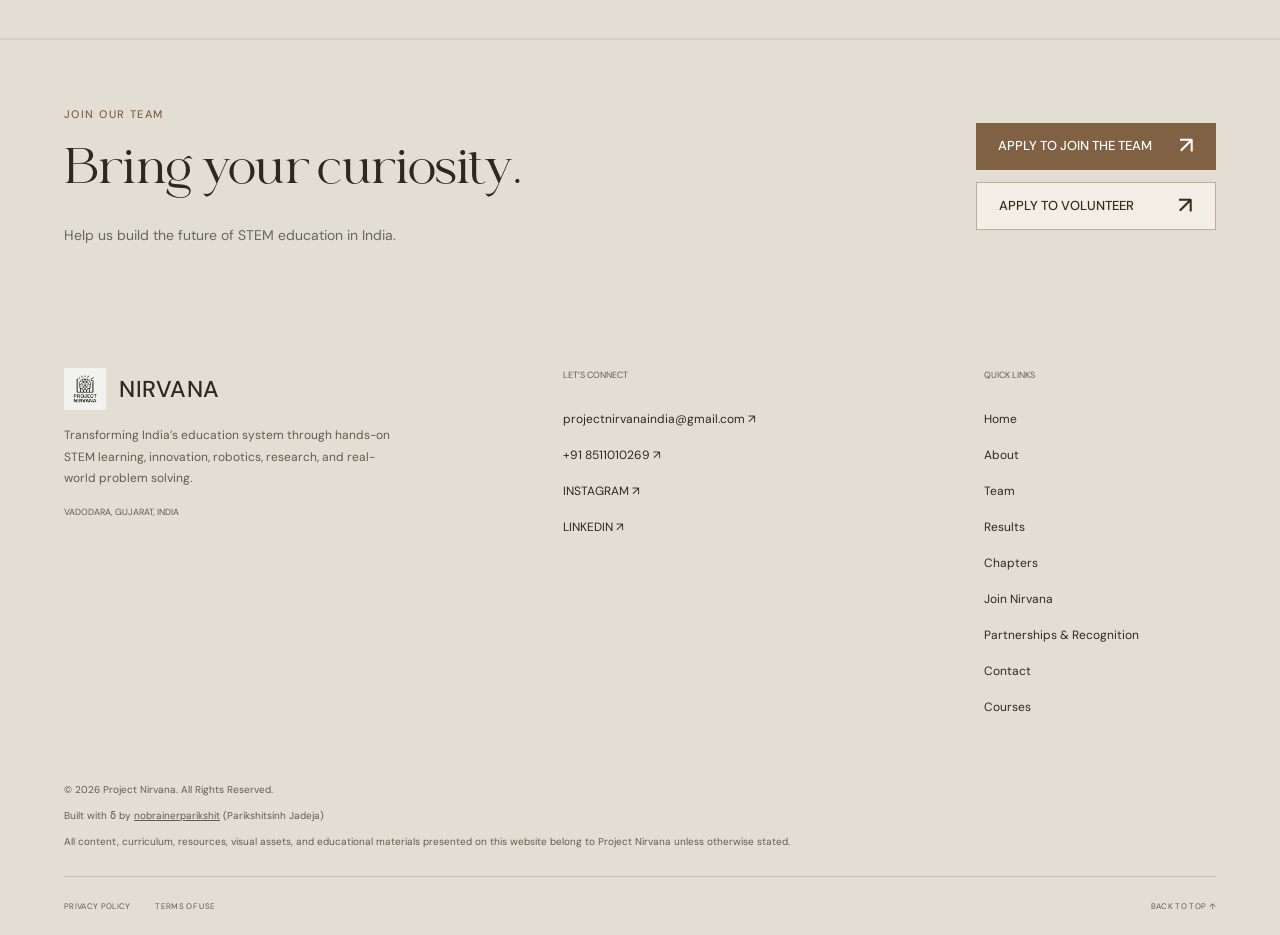
<file: project-nirvana/team.html>
<!doctype html>
<html lang="en">
  <head>
    <meta charset="utf-8" />
    <meta name="viewport" content="width=device-width, initial-scale=1" />
    <meta name="theme-color" content="#080808" />
    <meta
      name="description"
      content="Project Nirvana — Our Team. Hands-on STEM learning, innovation, research, and mentorship in India."
    />
    <title>Our Team | Project Nirvana</title>
    <link rel="icon" href="assets/logo/nirvana_logo.jpg" type="image/jpeg" />
    <link rel="stylesheet" href="style.css" />
    <link rel="stylesheet" href="pages.css" />
    <link rel="stylesheet" href="reference.css" />
    <script src="script.js" defer></script>
    <script src="contact.js" defer></script>
  </head>
  <body class="team-page">
    <a class="skip" href="#main">Skip to content</a>
    <div class="progress" aria-hidden="true"></div>
    <div class="announcement">
      <span><i></i>A NOT-FOR-PROFIT STEM EDUCATION INITIATIVE</span
      ><span>VADODARA, INDIA ↗</span>
    </div>
    <header>
      <a class="brand" href="index.html" aria-label="Project Nirvana home"
        ><img
          class="brand-symbol"
          src="assets/logo/nirvana_logo.jpg"
          alt=""
          width="42"
          height="42"
        />NIRVANA<span class="brand-note">PROJECT<br />INDIA</span></a
      ><span class="header-note"
        >SMALL QUESTIONS.<br />EXTRAORDINARY POSSIBILITIES.</span
      ><a class="button yellow header-join" href="join.html"
        >JOIN NIRVANA<span>↗</span></a
      ><button
        class="menu-toggle"
        aria-label="Open navigation"
        aria-expanded="false"
        aria-controls="navigation"
      >
        ☰
      </button>
    </header>
    <nav id="navigation" aria-label="Main navigation">
      <a class="share" href="contact.html">LET’S BUILD THE FUTURE ↗</a>
      <div>
        <a href="index.html">HOME</a><a href="about.html">ABOUT</a
        ><a href="team.html" aria-current="page">TEAM</a
        ><a href="results.html">RESULTS</a><a href="projects.html">PROJECTS</a
        ><a href="chapters.html">CHAPTERS</a><a href="join.html">JOIN NIRVANA</a
        ><a href="partnerships.html">PARTNERSHIPS &amp; RECOGNITION</a
        ><a href="contact.html">CONTACT</a><a href="courses.html">COURSES</a>
      </div>
      <span>INDIA / STEM</span>
    </nav>
    <main id="main">
      <section class="page-hero">
        <div class="hero-top">
          <span class="eyebrow">02 / THE PEOPLE BEHIND THE MISSION</span
          ><button id="motion-toggle" aria-pressed="false">
            PAUSE MOTION Ⅱ
          </button>
        </div>
        <h1>Young minds.<br />shared purpose.</h1>
        <p>
          Young innovators, mentors, and researchers working together to
          transform STEM education in India.
        </p>
      </section>
      <section class="section light">
        <div class="people-group">
          <h2>Core team</h2>
          <div class="team-grid">
            <article class="team-card reveal">
              <div class="portrait">
                <img
                  src="assets/team/shubhranshu.jpg"
                  alt="Shubhranshu Jha"
                  width="600"
                  height="650"
                  loading="lazy"
                /><span>01 / NIRVANA</span>
              </div>
              <div class="team-copy">
                <h2>Shubhranshu Jha</h2>
                <p class="role">Founder &amp; Lead Mentor</p>
                <div class="team-socials">
                  <a
                    href="https://www.linkedin.com/in/shubhranshu-jha-2a942b322/"
                    target="_blank"
                    rel="noopener noreferrer"
                    aria-label="Shubhranshu Jha — LinkedIn"
                    title="LinkedIn"
                    ><svg viewBox="0 0 24 24" aria-hidden="true">
                      <path
                        fill="currentColor"
                        d="M5 3a2 2 0 1 0 0 4 2 2 0 0 0 0-4ZM3 9h4v12H3zm6 0h4v1.7c.7-1.2 1.8-2 3.5-2 3.2 0 4.5 2 4.5 5.2V21h-4v-6c0-1.6-.5-2.6-1.9-2.6S13 13.5 13 15v6H9z"
                      /></svg></a
                  ><a
                    href="https://www.instagram.com/shub1101h0/"
                    target="_blank"
                    rel="noopener noreferrer"
                    aria-label="Shubhranshu Jha — Instagram"
                    title="Instagram"
                    ><svg viewBox="0 0 24 24" aria-hidden="true">
                      <g fill="none" stroke="currentColor" stroke-width="1.8">
                        <rect x="3" y="3" width="18" height="18" rx="5" />
                        <circle cx="12" cy="12" r="4" />
                      </g>
                      <circle
                        fill="currentColor"
                        cx="17.5"
                        cy="6.5"
                        r="1"
                      /></svg></a
                  ><a
                    href="mailto:shubhranshujha110110@gmail.com"
                    aria-label="Shubhranshu Jha — Email"
                    title="Email"
                    ><svg viewBox="0 0 24 24" aria-hidden="true">
                      <g
                        fill="none"
                        stroke="currentColor"
                        stroke-width="1.7"
                        stroke-linejoin="round"
                      >
                        <rect x="3" y="5" width="18" height="14" rx="3" />
                        <path d="m4 7 8 6 8-6" />
                      </g></svg
                  ></a>
                </div>
              </div>
            </article>
            <article class="team-card reveal">
              <div class="portrait">
                <img
                  src="assets/team/parikshit-updated.png"
                  alt="Parikshitsinh Jadeja"
                  width="600"
                  height="650"
                  loading="lazy"
                /><span>02 / NIRVANA</span>
              </div>
              <div class="team-copy">
                <h2>Parikshitsinh Jadeja</h2>
                <p class="role">Research &amp; Technical Head | Mentor</p>
                <div class="team-socials">
                  <a
                    href="https://www.linkedin.com/in/parikshitsinh/"
                    target="_blank"
                    rel="noopener noreferrer"
                    aria-label="Parikshitsinh Jadeja — LinkedIn"
                    title="LinkedIn"
                    ><svg viewBox="0 0 24 24" aria-hidden="true">
                      <path
                        fill="currentColor"
                        d="M5 3a2 2 0 1 0 0 4 2 2 0 0 0 0-4ZM3 9h4v12H3zm6 0h4v1.7c.7-1.2 1.8-2 3.5-2 3.2 0 4.5 2 4.5 5.2V21h-4v-6c0-1.6-.5-2.6-1.9-2.6S13 13.5 13 15v6H9z"
                      /></svg></a
                  ><a
                    href="https://www.instagram.com/nobra1nerpar1ksh1t/"
                    target="_blank"
                    rel="noopener noreferrer"
                    aria-label="Parikshitsinh Jadeja — Instagram"
                    title="Instagram"
                    ><svg viewBox="0 0 24 24" aria-hidden="true">
                      <g fill="none" stroke="currentColor" stroke-width="1.8">
                        <rect x="3" y="3" width="18" height="18" rx="5" />
                        <circle cx="12" cy="12" r="4" />
                      </g>
                      <circle
                        fill="currentColor"
                        cx="17.5"
                        cy="6.5"
                        r="1"
                      /></svg></a
                  ><a
                    href="mailto:parikshitjadeja15@gmail.com"
                    aria-label="Parikshitsinh Jadeja — Email"
                    title="Email"
                    ><svg viewBox="0 0 24 24" aria-hidden="true">
                      <g
                        fill="none"
                        stroke="currentColor"
                        stroke-width="1.7"
                        stroke-linejoin="round"
                      >
                        <rect x="3" y="5" width="18" height="14" rx="3" />
                        <path d="m4 7 8 6 8-6" />
                      </g></svg
                  ></a>
                </div>
              </div>
            </article>
            <article class="team-card reveal">
              <div class="portrait">
                <img
                  src="assets/team/vidhan.jpg"
                  alt="Vidhan Patni"
                  width="112"
                  height="112"
                  loading="lazy"
                />
              </div>
              <div class="team-copy">
                <h2>Vidhan Patni</h2>
                <p class="role">Executive Director</p>
                <div class="team-socials">
                  <a
                    href="https://www.linkedin.com/in/vidhan-patni-6a0714395/"
                    target="_blank"
                    rel="noopener noreferrer"
                    aria-label="Vidhan Patni — LinkedIn"
                    title="LinkedIn"
                    ><svg viewBox="0 0 24 24" aria-hidden="true">
                      <path
                        fill="currentColor"
                        d="M5 3a2 2 0 1 0 0 4 2 2 0 0 0 0-4ZM3 9h4v12H3zm6 0h4v1.7c.7-1.2 1.8-2 3.5-2 3.2 0 4.5 2 4.5 5.2V21h-4v-6c0-1.6-.5-2.6-1.9-2.6S13 13.5 13 15v6H9z"
                      /></svg
                  ></a>
                </div>
              </div>
            </article>
            <article class="team-card reveal">
              <div class="portrait">
                <img
                  src="assets/team/naman.jpg"
                  alt="Naman Bagadia"
                  width="600"
                  height="650"
                  loading="lazy"
                /><span>04 / NIRVANA</span>
              </div>
              <div class="team-copy">
                <h2>Naman Bagadia</h2>
                <p class="role">Technical Head | Mentor</p>
                <div class="team-socials">
                  <a
                    href="https://www.linkedin.com/in/naman-bagadia-5a29a8433/"
                    target="_blank"
                    rel="noopener noreferrer"
                    aria-label="Naman Bagadia — LinkedIn"
                    title="LinkedIn"
                    ><svg viewBox="0 0 24 24" aria-hidden="true">
                      <path
                        fill="currentColor"
                        d="M5 3a2 2 0 1 0 0 4 2 2 0 0 0 0-4ZM3 9h4v12H3zm6 0h4v1.7c.7-1.2 1.8-2 3.5-2 3.2 0 4.5 2 4.5 5.2V21h-4v-6c0-1.6-.5-2.6-1.9-2.6S13 13.5 13 15v6H9z"
                      /></svg></a
                  ><a
                    href="https://www.instagram.com/naman.bagadia/"
                    target="_blank"
                    rel="noopener noreferrer"
                    aria-label="Naman Bagadia — Instagram"
                    title="Instagram"
                    ><svg viewBox="0 0 24 24" aria-hidden="true">
                      <g fill="none" stroke="currentColor" stroke-width="1.8">
                        <rect x="3" y="3" width="18" height="18" rx="5" />
                        <circle cx="12" cy="12" r="4" />
                      </g>
                      <circle
                        fill="currentColor"
                        cx="17.5"
                        cy="6.5"
                        r="1"
                      /></svg
                  ></a>
                </div>
              </div>
            </article>
            <article class="team-card reveal">
              <div class="portrait">
                <img
                  src="assets/team/shubh.jpg"
                  alt="Shubh Menon"
                  width="600"
                  height="650"
                  loading="lazy"
                /><span>03 / NIRVANA</span>
              </div>
              <div class="team-copy">
                <h2>Shubh Menon</h2>
                <p class="role">Core Member &amp; Math Mentor</p>
                <div class="team-socials">
                  <a
                    href="https://www.linkedin.com/in/shubh-menon/"
                    target="_blank"
                    rel="noopener noreferrer"
                    aria-label="Shubh Menon — LinkedIn"
                    title="LinkedIn"
                    ><svg viewBox="0 0 24 24" aria-hidden="true">
                      <path
                        fill="currentColor"
                        d="M5 3a2 2 0 1 0 0 4 2 2 0 0 0 0-4ZM3 9h4v12H3zm6 0h4v1.7c.7-1.2 1.8-2 3.5-2 3.2 0 4.5 2 4.5 5.2V21h-4v-6c0-1.6-.5-2.6-1.9-2.6S13 13.5 13 15v6H9z"
                      /></svg></a
                  ><a
                    href="https://www.instagram.com/shubh__menon/"
                    target="_blank"
                    rel="noopener noreferrer"
                    aria-label="Shubh Menon — Instagram"
                    title="Instagram"
                    ><svg viewBox="0 0 24 24" aria-hidden="true">
                      <g fill="none" stroke="currentColor" stroke-width="1.8">
                        <rect x="3" y="3" width="18" height="18" rx="5" />
                        <circle cx="12" cy="12" r="4" />
                      </g>
                      <circle
                        fill="currentColor"
                        cx="17.5"
                        cy="6.5"
                        r="1"
                      /></svg
                  ></a>
                </div>
              </div>
            </article>
          </div>
        </div>
        <div class="people-group">
          <h2>Social Media, Accounts &amp; Outreach</h2>
          <div class="team-grid">
            <article class="team-card reveal">
              <div class="portrait">
                <img
                  src="assets/team/sidhant.jpg"
                  alt="Sidhant Vora"
                  width="600"
                  height="650"
                  loading="lazy"
                /><span>07 / NIRVANA</span>
              </div>
              <div class="team-copy">
                <h2>Sidhant Vora</h2>
                <p class="role">Treasurer | Mentor</p>
                <div class="team-socials">
                  <a
                    href="https://www.linkedin.com/in/sidhant-vora-10bb63324/"
                    target="_blank"
                    rel="noopener noreferrer"
                    aria-label="Sidhant Vora — LinkedIn"
                    title="LinkedIn"
                    ><svg viewBox="0 0 24 24" aria-hidden="true">
                      <path
                        fill="currentColor"
                        d="M5 3a2 2 0 1 0 0 4 2 2 0 0 0 0-4ZM3 9h4v12H3zm6 0h4v1.7c.7-1.2 1.8-2 3.5-2 3.2 0 4.5 2 4.5 5.2V21h-4v-6c0-1.6-.5-2.6-1.9-2.6S13 13.5 13 15v6H9z"
                      /></svg></a
                  ><a
                    href="https://www.instagram.com/sidhant.xyz/"
                    target="_blank"
                    rel="noopener noreferrer"
                    aria-label="Sidhant Vora — Instagram"
                    title="Instagram"
                    ><svg viewBox="0 0 24 24" aria-hidden="true">
                      <g fill="none" stroke="currentColor" stroke-width="1.8">
                        <rect x="3" y="3" width="18" height="18" rx="5" />
                        <circle cx="12" cy="12" r="4" />
                      </g>
                      <circle
                        fill="currentColor"
                        cx="17.5"
                        cy="6.5"
                        r="1"
                      /></svg
                  ></a>
                </div>
              </div>
            </article>
            <article class="team-card reveal">
              <div class="portrait">
                <img
                  src="assets/team/rudraraj.jpg"
                  alt="Rudrarajsinh Rana"
                  width="600"
                  height="650"
                  loading="lazy"
                /><span>05 / NIRVANA</span>
              </div>
              <div class="team-copy">
                <h2>Rudrarajsinh Rana</h2>
                <p class="role">Outreach</p>
                <div class="team-socials">
                  <a
                    href="https://www.instagram.com/rudrarajsinh_rana02/"
                    target="_blank"
                    rel="noopener noreferrer"
                    aria-label="Rudrarajsinh Rana — Instagram"
                    title="Instagram"
                    ><svg viewBox="0 0 24 24" aria-hidden="true">
                      <g fill="none" stroke="currentColor" stroke-width="1.8">
                        <rect x="3" y="3" width="18" height="18" rx="5" />
                        <circle cx="12" cy="12" r="4" />
                      </g>
                      <circle
                        fill="currentColor"
                        cx="17.5"
                        cy="6.5"
                        r="1"
                      /></svg
                  ></a>
                </div>
              </div>
            </article>
            <article class="team-card reveal">
              <div class="portrait">
                <img
                  src="assets/team/jash.jpg"
                  alt="Jash Parekh"
                  width="600"
                  height="650"
                  loading="lazy"
                /><span>08 / NIRVANA</span>
              </div>
              <div class="team-copy">
                <h2>Jash Parekh</h2>
                <p class="role">Social Media and Outreach</p>
                <div class="team-socials">
                  <a
                    href="https://www.linkedin.com/in/jash-parekh-b0674541a/"
                    target="_blank"
                    rel="noopener noreferrer"
                    aria-label="Jash Parekh — LinkedIn"
                    title="LinkedIn"
                    ><svg viewBox="0 0 24 24" aria-hidden="true">
                      <path
                        fill="currentColor"
                        d="M5 3a2 2 0 1 0 0 4 2 2 0 0 0 0-4ZM3 9h4v12H3zm6 0h4v1.7c.7-1.2 1.8-2 3.5-2 3.2 0 4.5 2 4.5 5.2V21h-4v-6c0-1.6-.5-2.6-1.9-2.6S13 13.5 13 15v6H9z"
                      /></svg></a
                  ><a
                    href="https://www.instagram.com/jashparekh5/"
                    target="_blank"
                    rel="noopener noreferrer"
                    aria-label="Jash Parekh — Instagram"
                    title="Instagram"
                    ><svg viewBox="0 0 24 24" aria-hidden="true">
                      <g fill="none" stroke="currentColor" stroke-width="1.8">
                        <rect x="3" y="3" width="18" height="18" rx="5" />
                        <circle cx="12" cy="12" r="4" />
                      </g>
                      <circle
                        fill="currentColor"
                        cx="17.5"
                        cy="6.5"
                        r="1"
                      /></svg
                  ></a>
                </div>
              </div>
            </article>
            <article class="team-card reveal">
              <div class="portrait">
                <img
                  src="assets/team/saina.jpg"
                  alt="Saina Dasgupta"
                  width="112"
                  height="112"
                  loading="lazy"
                />
              </div>
              <div class="team-copy">
                <h2>Saina Dasgupta</h2>
                <p class="role">Social Media &amp; Outreach</p>
                <div class="team-socials">
                  <a
                    href="https://www.instagram.com/saina_dasgupta/"
                    target="_blank"
                    rel="noopener noreferrer"
                    aria-label="Saina Dasgupta — Instagram"
                    title="Instagram"
                    ><svg viewBox="0 0 24 24" aria-hidden="true">
                      <g fill="none" stroke="currentColor" stroke-width="1.8">
                        <rect x="3" y="3" width="18" height="18" rx="5" />
                        <circle cx="12" cy="12" r="4" />
                      </g>
                      <circle
                        fill="currentColor"
                        cx="17.5"
                        cy="6.5"
                        r="1"
                      /></svg
                  ></a>
                </div>
              </div>
            </article>
            <article class="team-card reveal">
              <div class="portrait">
                <img
                  src="assets/team/samaksh.jpg"
                  alt="Samaksh Rawat"
                  width="112"
                  height="112"
                  loading="lazy"
                />
              </div>
              <div class="team-copy">
                <h2>Samaksh Rawat</h2>
                <p class="role">PRO &amp; Media</p>
                <div class="team-socials">
                  <a
                    href="https://www.linkedin.com/in/samaksh-rawat-4b489932a/"
                    target="_blank"
                    rel="noopener noreferrer"
                    aria-label="Samaksh Rawat — LinkedIn"
                    title="LinkedIn"
                    ><svg viewBox="0 0 24 24" aria-hidden="true">
                      <path
                        fill="currentColor"
                        d="M5 3a2 2 0 1 0 0 4 2 2 0 0 0 0-4ZM3 9h4v12H3zm6 0h4v1.7c.7-1.2 1.8-2 3.5-2 3.2 0 4.5 2 4.5 5.2V21h-4v-6c0-1.6-.5-2.6-1.9-2.6S13 13.5 13 15v6H9z"
                      /></svg
                  ></a>
                </div>
              </div>
            </article>
          </div>
        </div>
      </section>
      <section class="section light mentor-directory">
        <div class="section-heading"><h2>Mentors</h2></div>
        <div class="people-group">
          <h2>STEM mentors</h2>
          <div class="team-grid">
            <article class="team-card reveal">
              <div class="portrait">
                <img
                  src="assets/team/riddhi.jpeg"
                  alt="Riddhi Shah"
                  width="600"
                  height="650"
                  loading="lazy"
                /><span>11 / NIRVANA</span>
              </div>
              <div class="team-copy">
                <h2>Riddhi Shah</h2>
                <p class="role">STEM Mentor</p>
                <div class="team-socials">
                  <a
                    href="https://www.instagram.com/riddhiishah.10/"
                    target="_blank"
                    rel="noopener noreferrer"
                    aria-label="Riddhi Shah — Instagram"
                    title="Instagram"
                    ><svg viewBox="0 0 24 24" aria-hidden="true">
                      <g fill="none" stroke="currentColor" stroke-width="1.8">
                        <rect x="3" y="3" width="18" height="18" rx="5" />
                        <circle cx="12" cy="12" r="4" />
                      </g>
                      <circle
                        fill="currentColor"
                        cx="17.5"
                        cy="6.5"
                        r="1"
                      /></svg
                  ></a>
                </div>
              </div>
            </article>
          </div>
        </div>
        <div class="people-group">
          <h2>3D modelling</h2>
          <div class="team-grid">
            <article class="team-card reveal">
              <div class="portrait">
                <img
                  src="assets/team/chirag.jpg"
                  alt="Chirag Sindhi"
                  width="600"
                  height="650"
                  loading="lazy"
                /><span>06 / NIRVANA</span>
              </div>
              <div class="team-copy">
                <h2>Chirag Sindhi</h2>
                <p class="role">3D Modelling Mentor</p>
                <div class="team-socials">
                  <a
                    href="https://www.linkedin.com/in/chirag-sindhi-92823b227/"
                    target="_blank"
                    rel="noopener noreferrer"
                    aria-label="Chirag Sindhi — LinkedIn"
                    title="LinkedIn"
                    ><svg viewBox="0 0 24 24" aria-hidden="true">
                      <path
                        fill="currentColor"
                        d="M5 3a2 2 0 1 0 0 4 2 2 0 0 0 0-4ZM3 9h4v12H3zm6 0h4v1.7c.7-1.2 1.8-2 3.5-2 3.2 0 4.5 2 4.5 5.2V21h-4v-6c0-1.6-.5-2.6-1.9-2.6S13 13.5 13 15v6H9z"
                      /></svg></a
                  ><a
                    href="https://www.instagram.com/chiru_0309/"
                    target="_blank"
                    rel="noopener noreferrer"
                    aria-label="Chirag Sindhi — Instagram"
                    title="Instagram"
                    ><svg viewBox="0 0 24 24" aria-hidden="true">
                      <g fill="none" stroke="currentColor" stroke-width="1.8">
                        <rect x="3" y="3" width="18" height="18" rx="5" />
                        <circle cx="12" cy="12" r="4" />
                      </g>
                      <circle
                        fill="currentColor"
                        cx="17.5"
                        cy="6.5"
                        r="1"
                      /></svg
                  ></a>
                </div>
              </div>
            </article>
          </div>
        </div>
        <div class="people-group">
          <h2>Leadership &amp; Public Speaking</h2>
          <div class="team-grid">
            <article class="team-card reveal">
              <div class="portrait">
                <img
                  src="assets/team/dyuman.jpeg"
                  alt="Dyuman Pradhan"
                  width="600"
                  height="650"
                  loading="lazy"
                /><span>09 / NIRVANA</span>
              </div>
              <div class="team-copy">
                <h2>Dyuman Pradhan</h2>
                <p class="role">Leadership &amp; Public Speaking Mentor</p>
                <div class="team-socials">
                  <a
                    href="https://www.linkedin.com/in/dyuman-pradhan-61b18b434/"
                    target="_blank"
                    rel="noopener noreferrer"
                    aria-label="Dyuman Pradhan — LinkedIn"
                    title="LinkedIn"
                    ><svg viewBox="0 0 24 24" aria-hidden="true">
                      <path
                        fill="currentColor"
                        d="M5 3a2 2 0 1 0 0 4 2 2 0 0 0 0-4ZM3 9h4v12H3zm6 0h4v1.7c.7-1.2 1.8-2 3.5-2 3.2 0 4.5 2 4.5 5.2V21h-4v-6c0-1.6-.5-2.6-1.9-2.6S13 13.5 13 15v6H9z"
                      /></svg
                  ></a>
                </div>
              </div>
            </article>
          </div>
        </div>
      </section>
      <section class="section">
        <div class="section-heading reveal">
          <div>
            <span class="section-label">AND MANY MORE</span>
            <h2>A community.<br />not just a team.</h2>
          </div>
          <p>Mentors, researchers, innovators,<br />and volunteers.</p>
        </div>
        <p class="wide-copy">
          Our team includes dedicated educators, industry professionals, and
          passionate volunteers who contribute their time and expertise to our
          mission.
        </p>
      </section>
      <section class="page-cta light">
        <div>
          <span class="section-label">JOIN OUR TEAM</span>
          <h2>Bring your curiosity.</h2>
          <p>Help us build the future of STEM education in India.</p>
        </div>
        <div class="cta-buttons">
          <a
            class="button black"
            href="https://forms.gle/RSccdr3cWM6ZyVSeA"
            target="_blank"
            rel="noopener"
            >APPLY TO JOIN THE TEAM<span>↗</span></a
          ><a
            class="button outlined"
            href="https://forms.gle/E6K7jDqfgKopLYMn9"
            target="_blank"
            rel="noopener noreferrer"
            >APPLY TO VOLUNTEER<span>↗</span></a
          >
        </div>
      </section>
    </main>
    <footer>
      <div class="footer-top">
        <div>
          <a class="brand" href="index.html"
            ><img
              class="brand-symbol"
              src="assets/logo/nirvana_logo.jpg"
              alt=""
              width="42"
              height="42"
            />NIRVANA<span class="brand-note">PROJECT<br />INDIA</span></a
          >
          <p>
            Transforming India’s education system through hands-on STEM
            learning, innovation, robotics, research, and real-world problem
            solving.
          </p>
          <span>VADODARA, GUJARAT, INDIA</span>
        </div>
        <div>
          <span>LET’S CONNECT</span
          ><a href="mailto:projectnirvanaindia@gmail.com"
            >projectnirvanaindia@gmail.com ↗</a
          ><a href="https://wa.me/9185111010269" target="_blank" rel="noopener"
            >+91 8511010269 ↗</a
          ><a
            href="https://www.instagram.com/project_nirvanaindia/"
            target="_blank"
            rel="noopener"
            >INSTAGRAM ↗</a
          ><a
            href="https://www.linkedin.com/company/the-project-nirvana/"
            target="_blank"
            rel="noopener"
            >LINKEDIN ↗</a
          >
        </div>
        <div>
          <span>QUICK LINKS</span><a href="index.html">Home</a
          ><a href="about.html">About</a><a href="team.html">Team</a
          ><a href="results.html">Results</a><a href="chapters.html">Chapters</a
          ><a href="join.html">Join Nirvana</a
          ><a href="partnerships.html">Partnerships &amp; Recognition</a
          ><a href="contact.html">Contact</a><a href="courses.html">Courses</a>
        </div>
      </div>
      <div class="footer-credits">
        <p>© 2026 Project Nirvana. All Rights Reserved.</p>
        <p>
          Built with ẟ by
          <a href="https://pariksh1t.netlify.app" target="_blank" rel="noopener"
            >nobrainerparikshit</a
          >
          (Parikshitsinh Jadeja)
        </p>
        <p>
          All content, curriculum, resources, visual assets, and educational
          materials presented on this website belong to Project Nirvana unless
          otherwise stated.
        </p>
      </div>
      <div class="footer-bottom">
        <a href="privacy.html">PRIVACY POLICY</a
        ><a href="terms.html">TERMS OF USE</a><a href="#">BACK TO TOP ↑</a>
      </div>
    </footer>
  </body>
</html>
</file>
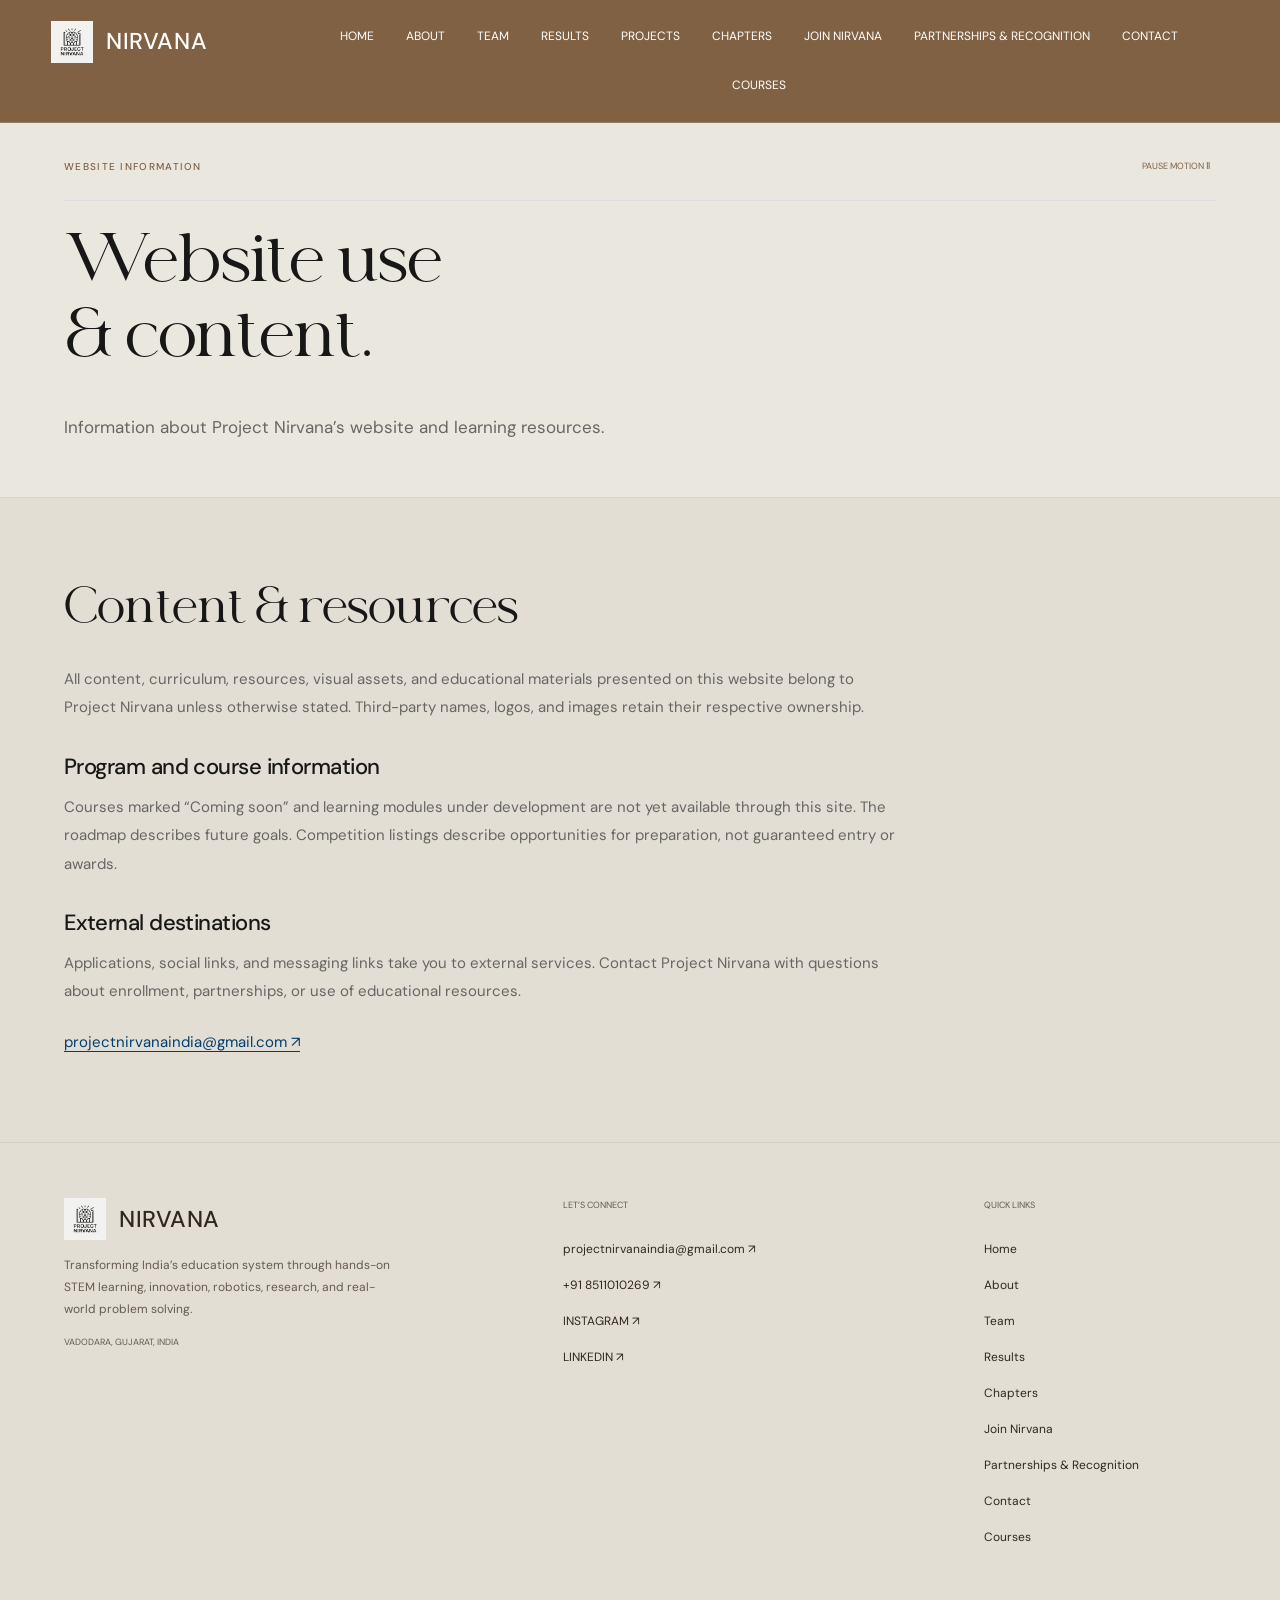
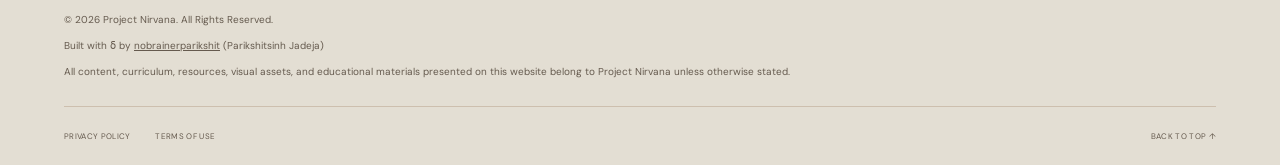
<file: project-nirvana/terms.html>
<!doctype html>
<html lang="en">
  <head>
    <meta charset="utf-8" />
    <meta name="viewport" content="width=device-width, initial-scale=1" />
    <meta name="theme-color" content="#080808" />
    <meta
      name="description"
      content="Project Nirvana — Website use &amp; content. Hands-on STEM learning, innovation, research, and mentorship in India."
    />
    <title>Website use &amp; content | Project Nirvana</title>
    <link rel="icon" href="assets/logo/nirvana_logo.jpg" type="image/jpeg" />
    <link rel="stylesheet" href="style.css" />
    <link rel="stylesheet" href="pages.css" />
    <link rel="stylesheet" href="reference.css" />
    <script src="script.js" defer></script>
    <script src="contact.js" defer></script>
  </head>
  <body>
    <a class="skip" href="#main">Skip to content</a>
    <div class="progress" aria-hidden="true"></div>
    <div class="announcement">
      <span><i></i>A NOT-FOR-PROFIT STEM EDUCATION INITIATIVE</span
      ><span>VADODARA, INDIA ↗</span>
    </div>
    <header>
      <a class="brand" href="index.html" aria-label="Project Nirvana home"
        ><img
          class="brand-symbol"
          src="assets/logo/nirvana_logo.jpg"
          alt=""
          width="42"
          height="42"
        />NIRVANA<span class="brand-note">PROJECT<br />INDIA</span></a
      ><span class="header-note"
        >SMALL QUESTIONS.<br />EXTRAORDINARY POSSIBILITIES.</span
      ><a class="button yellow header-join" href="join.html"
        >JOIN NIRVANA<span>↗</span></a
      ><button
        class="menu-toggle"
        aria-label="Open navigation"
        aria-expanded="false"
        aria-controls="navigation"
      >
        ☰
      </button>
    </header>
    <nav id="navigation" aria-label="Main navigation">
      <a class="share" href="contact.html">LET’S BUILD THE FUTURE ↗</a>
      <div>
        <a href="index.html">HOME</a><a href="about.html">ABOUT</a
        ><a href="team.html">TEAM</a><a href="results.html">RESULTS</a
        ><a href="projects.html">PROJECTS</a><a href="chapters.html">CHAPTERS</a
        ><a href="join.html">JOIN NIRVANA</a
        ><a href="partnerships.html">PARTNERSHIPS &amp; RECOGNITION</a
        ><a href="contact.html">CONTACT</a><a href="courses.html">COURSES</a>
      </div>
      <span>INDIA / STEM</span>
    </nav>
    <main id="main">
      <section class="page-hero">
        <div class="hero-top">
          <span class="eyebrow">WEBSITE INFORMATION</span
          ><button id="motion-toggle" aria-pressed="false">
            PAUSE MOTION Ⅱ
          </button>
        </div>
        <h1>Website use<br />& content.</h1>
        <p>
          Information about Project Nirvana’s website and learning resources.
        </p>
      </section>
      <section class="section light prose">
        <h2>Content & resources</h2>
        <p>
          All content, curriculum, resources, visual assets, and educational
          materials presented on this website belong to Project Nirvana unless
          otherwise stated. Third-party names, logos, and images retain their
          respective ownership.
        </p>
        <h3>Program and course information</h3>
        <p>
          Courses marked “Coming soon” and learning modules under development
          are not yet available through this site. The roadmap describes future
          goals. Competition listings describe opportunities for preparation,
          not guaranteed entry or awards.
        </p>
        <h3>External destinations</h3>
        <p>
          Applications, social links, and messaging links take you to external
          services. Contact Project Nirvana with questions about enrollment,
          partnerships, or use of educational resources.
        </p>
        <p>
          <a href="mailto:projectnirvanaindia@gmail.com"
            >projectnirvanaindia@gmail.com ↗</a
          >
        </p>
      </section>
    </main>
    <footer>
      <div class="footer-top">
        <div>
          <a class="brand" href="index.html"
            ><img
              class="brand-symbol"
              src="assets/logo/nirvana_logo.jpg"
              alt=""
              width="42"
              height="42"
            />NIRVANA<span class="brand-note">PROJECT<br />INDIA</span></a
          >
          <p>
            Transforming India’s education system through hands-on STEM
            learning, innovation, robotics, research, and real-world problem
            solving.
          </p>
          <span>VADODARA, GUJARAT, INDIA</span>
        </div>
        <div>
          <span>LET’S CONNECT</span
          ><a href="mailto:projectnirvanaindia@gmail.com"
            >projectnirvanaindia@gmail.com ↗</a
          ><a href="https://wa.me/9185111010269" target="_blank" rel="noopener"
            >+91 8511010269 ↗</a
          ><a
            href="https://www.instagram.com/project_nirvanaindia/"
            target="_blank"
            rel="noopener"
            >INSTAGRAM ↗</a
          ><a
            href="https://www.linkedin.com/company/the-project-nirvana/"
            target="_blank"
            rel="noopener"
            >LINKEDIN ↗</a
          >
        </div>
        <div>
          <span>QUICK LINKS</span><a href="index.html">Home</a
          ><a href="about.html">About</a><a href="team.html">Team</a
          ><a href="results.html">Results</a><a href="chapters.html">Chapters</a
          ><a href="join.html">Join Nirvana</a
          ><a href="partnerships.html">Partnerships &amp; Recognition</a
          ><a href="contact.html">Contact</a><a href="courses.html">Courses</a>
        </div>
      </div>
      <div class="footer-credits">
        <p>© 2026 Project Nirvana. All Rights Reserved.</p>
        <p>
          Built with ẟ by
          <a href="https://pariksh1t.netlify.app" target="_blank" rel="noopener"
            >nobrainerparikshit</a
          >
          (Parikshitsinh Jadeja)
        </p>
        <p>
          All content, curriculum, resources, visual assets, and educational
          materials presented on this website belong to Project Nirvana unless
          otherwise stated.
        </p>
      </div>
      <div class="footer-bottom">
        <a href="privacy.html">PRIVACY POLICY</a
        ><a href="terms.html">TERMS OF USE</a><a href="#">BACK TO TOP ↑</a>
      </div>
    </footer>
  </body>
</html>
</file>
<file: project-nirvana/style.css>
@import url("https://fonts.googleapis.com/css2?family=Barlow+Condensed:wght@600;700;800&family=DM+Sans:wght@400;500;600;700&display=swap");
:root {
  --ink: #131313;
  --yellow: #eeeeee;
  --paper: #ededed;
  --muted: #9c9c9c;
  --line: #363636;
}
* {
  box-sizing: border-box;
}
html {
  scroll-behavior: smooth;
  scroll-padding-top: 24px;
}
body {
  margin: 0;
  background: var(--ink);
  color: var(--paper);
  font:
    14px "DM Sans",
    Arial,
    sans-serif;
}
a {
  color: inherit;
  text-decoration: none;
}
button {
  font: inherit;
  color: inherit;
  cursor: pointer;
}
button,
a,
summary {
  -webkit-tap-highlight-color: transparent;
}
a:focus-visible,
button:focus-visible,
summary:focus-visible {
  outline: 3px solid #979797;
  outline-offset: 5px;
}
::selection {
  background: var(--yellow);
  color: var(--ink);
}
.skip {
  position: fixed;
  top: -80px;
  left: 10px;
  background: var(--yellow);
  color: var(--ink);
  padding: 15px;
  z-index: 30;
}
.skip:focus {
  top: 10px;
}
.progress {
  position: fixed;
  top: 0;
  left: 0;
  width: 0;
  height: 3px;
  background: var(--yellow);
  z-index: 40;
}
.announcement {
  display: flex;
  justify-content: space-between;
  background: #232323;
  padding: 10px 3%;
  font-size: 10px;
  letter-spacing: 0.08em;
  border-bottom: 1px solid var(--line);
}
.announcement i,
.pulse {
  display: inline-block;
  width: 6px;
  height: 6px;
  background: var(--yellow);
  border-radius: 50%;
  margin-right: 8px;
}
.small-arrow {
  margin-left: 30px;
}
header {
  height: 90px;
  display: flex;
  align-items: center;
  border-bottom: 1px solid var(--line);
  padding-left: 3%;
  gap: 40px;
}
.brand {
  font-size: 40px;
  font-weight: 800;
  letter-spacing: -3px;
  display: flex;
  align-items: center;
  white-space: nowrap;
}
.brand-i {
  color: var(--yellow);
}
.brand-note {
  font-size: 8px;
  line-height: 1.3;
  letter-spacing: 0.02em;
  font-weight: 500;
  border-left: 1px solid #7c7c7c;
  margin-left: 16px;
  padding-left: 13px;
}
.header-note {
  font-size: 10px;
  line-height: 1.6;
  letter-spacing: 0.05em;
  margin-left: auto;
  margin-right: 15px;
}
.button {
  min-height: 58px;
  display: inline-flex;
  align-items: center;
  justify-content: space-between;
  gap: 35px;
  padding: 20px 27px;
  font-size: 12px;
  font-weight: 700;
  transition:
    background 0.25s,
    color 0.25s,
    transform 0.25s;
}
.button span {
  font-size: 23px;
  line-height: 0.6;
  transition: transform 0.25s;
}
.button:hover span {
  transform: translate(3px, -3px);
}
.yellow {
  background: var(--yellow);
  color: var(--ink);
}
.yellow:hover {
  background: #ffffff;
}
.header-join {
  align-self: stretch;
  min-width: 235px;
}
.menu-toggle {
  display: none;
}
nav {
  display: flex;
  justify-content: space-between;
  align-items: center;
  padding: 16px 3%;
  font-size: 10px;
  color: #b7b7b7;
  border-bottom: 1px solid var(--line);
}
nav div {
  display: flex;
  gap: 30px;
}
nav a:hover {
  color: var(--yellow);
}
nav > span {
  font-size: 9px;
}
.share {
  color: #828282;
}
.hero {
  position: relative;
  overflow: hidden;
  min-height: 695px;
  padding: 28px 3% 0;
  background: radial-gradient(
    ellipse at 77% 45%,
    #404040 0,
    #252525 28%,
    #161616 61%
  );
}
.hero-grid {
  position: absolute;
  inset: 0;
  background-image:
    linear-gradient(#e4e4e409 1px, transparent 1px),
    linear-gradient(90deg, #e4e4e409 1px, transparent 1px);
  background-size: 70px 70px;
  mask-image: linear-gradient(90deg, transparent, black);
}
.hero-top {
  position: relative;
  display: flex;
  justify-content: space-between;
  z-index: 2;
}
.eyebrow {
  font-size: 10px;
  letter-spacing: 0.08em;
}
.pulse {
  animation: pulse 2s infinite;
}
#motion-toggle {
  border: 0;
  background: none;
  color: #b4b4b4;
  font-size: 9px;
}
.hero-copy {
  position: relative;
  z-index: 2;
  padding-top: 43px;
  width: 65%;
}
h1,
h2,
h3,
p {
  margin: 0;
}
h1,
h2,
h3 {
  font-family: "Barlow Condensed", "Arial Narrow", Impact, sans-serif;
  font-weight: 700;
  letter-spacing: -0.025em;
}
h1 {
  font-size: clamp(76px, 8.4vw, 137px);
  line-height: 0.87;
}
.line {
  display: block;
  overflow: hidden;
}
.line > span {
  display: block;
  animation: enter 1s cubic-bezier(0.16, 1, 0.3, 1) both;
}
.line:nth-child(2) > span {
  animation-delay: 0.12s;
}
.line:nth-child(3) > span {
  animation-delay: 0.24s;
}
em {
  font-style: normal;
}
h1 em:not(.yellow-text) {
  color: #f1f1f1;
}
.yellow-text {
  color: var(--yellow);
}
.hero-copy p {
  font-size: 14px;
  line-height: 1.65;
  color: #c2c2c2;
  margin: 26px 0;
}
.hero-actions {
  display: flex;
  align-items: center;
  gap: 26px;
}
.text-link {
  display: inline-flex;
  align-items: center;
  gap: 35px;
  font-size: 10px;
  font-weight: 600;
  border-bottom: 1px solid #686868;
  padding: 12px 0;
  transition: color 0.2s;
}
.text-link:hover {
  color: var(--yellow);
}
.text-link span {
  font-size: 18px;
}
.hero-bottom {
  position: relative;
  z-index: 2;
  border-top: 1px solid #5b5b5b66;
  display: flex;
  justify-content: space-between;
  margin-top: 48px;
  padding: 20px 0;
  font-size: 9px;
  letter-spacing: 0.06em;
  color: #a1a1a1;
}
.lab-art {
  position: absolute;
  right: 1%;
  top: 75px;
  width: 47%;
  height: 530px;
}
.robot {
  position: absolute;
  inset: 0;
  width: 100%;
  height: 100%;
  filter: drop-shadow(0 35px 25px #00000066);
  animation: float 6s ease-in-out infinite;
  transform: rotate(-7deg);
}
.orbit {
  position: absolute;
  border: 1px solid #dadada28;
  border-radius: 50%;
  left: 10%;
  top: 6%;
  width: 83%;
  aspect-ratio: 1;
}
.orbit-a {
  transform: rotate(-30deg) scaleY(0.65);
}
.orbit-b {
  transform: rotate(38deg) scaleX(0.6);
}
.orbit-c {
  inset: 7% auto auto 11%;
  animation: orbit 30s linear infinite;
}
.orbit-c:after {
  content: "";
  position: absolute;
  top: 15%;
  left: 13%;
  height: 8px;
  width: 8px;
  border-radius: 50%;
  background: var(--yellow);
  box-shadow: 0 0 25px #eeeeeeaa;
}
.art-label {
  font: 9px/1.8 monospace;
  color: #cacaca;
  position: absolute;
  letter-spacing: 0.04em;
}
.art-label span {
  color: #8a8a8a;
}
.top-label {
  top: 0;
  right: 10px;
}
.bottom-label {
  left: 15%;
  bottom: 0;
}
.coordinate {
  font: 9px/1.5 monospace;
  color: #707070;
  position: absolute;
  right: 0;
  bottom: 0;
}
.art-cross {
  position: absolute;
  font: 24px monospace;
  color: #a4a4a4;
}
.cross-a {
  top: 10%;
  left: 10%;
}
.cross-b {
  bottom: 14%;
  right: 4%;
}
.spark {
  animation: pulse 3s infinite;
}
.ticker {
  background: var(--yellow);
  color: var(--ink);
  overflow: hidden;
  border-block: 1px solid var(--yellow);
  padding: 16px 0;
}
.ticker > div {
  display: flex;
  width: max-content;
  animation: marquee 27s linear infinite;
}
.ticker span {
  white-space: nowrap;
  font-family: "Barlow Condensed", Impact, sans-serif;
  font-weight: 700;
  font-size: 43px;
  letter-spacing: -0.01em;
}
.ticker b {
  font-size: 36px;
  margin: 0 35px;
  font-weight: 500;
}
.section {
  padding: 100px 5%;
}
.light {
  background: var(--paper);
  color: var(--ink);
}
.section-label {
  font-size: 10px;
  letter-spacing: 0.08em;
  display: block;
}
.mission {
  display: grid;
  grid-template-columns: 1fr 3fr;
  gap: 40px;
}
.mission h2 {
  font-size: clamp(50px, 5.8vw, 86px);
  line-height: 0.98;
}
.mission h2 span {
  color: #818181;
}
.mission-detail {
  display: grid;
  grid-template-columns: 1fr 3fr;
  gap: 40px;
  margin-top: 45px;
}
.asterisk {
  font-size: 95px;
  line-height: 1;
}
.mission-detail p {
  font-size: 18px;
  line-height: 1.65;
  max-width: 560px;
}
.mission-detail .muted {
  font-size: 14px;
  color: #6e6e6e;
  margin: 20px 0;
}
.dark-link {
  color: var(--ink);
  border-color: #aaaaaa;
}
.dark-link:hover {
  color: #5f5f5f;
}
.impact {
  display: grid;
  grid-template-columns: 1.1fr 1fr 1fr 1fr;
  background: var(--yellow);
  color: var(--ink);
  padding: 0 5%;
}
.impact > div {
  padding: 43px 25px;
  border-left: 1px solid #14141433;
}
.impact > div:first-child {
  border-left: 0;
  padding-left: 0;
}
.impact-intro .eyebrow {
  font-size: 12px;
  font-weight: 700;
  line-height: 1.5;
}
.impact-intro p {
  font-size: 12px;
  margin-top: 23px;
  line-height: 1.5;
}
.stat strong,
.stat b {
  font:
    700 80px/1 "Barlow Condensed",
    Impact,
    sans-serif;
}
.stat b {
  font-size: 48px;
  vertical-align: top;
}
.stat > span {
  display: block;
  font-size: 9px;
  letter-spacing: 0.1em;
  margin-top: 22px;
}
.section-heading {
  display: flex;
  align-items: end;
  justify-content: space-between;
  gap: 35px;
  margin-bottom: 50px;
}
.section-heading h2 {
  font-size: clamp(50px, 6vw, 84px);
  line-height: 0.98;
  margin-top: 24px;
}
.section-heading h2 em {
  color: var(--yellow);
}
.section-heading p {
  font-size: 13px;
  line-height: 1.7;
  color: #a3a3a3;
}
.program-layout {
  display: grid;
  grid-template-columns: 1fr 1.35fr;
  gap: 5%;
}
.program-art {
  min-height: 415px;
  background: #2c2c2c;
  position: relative;
  overflow: hidden;
  padding: 24px;
  display: flex;
  flex-direction: column;
  justify-content: space-between;
}
.blueprint-grid {
  position: absolute;
  inset: 0;
  background-image:
    linear-gradient(#c4c4c412 1px, transparent 1px),
    linear-gradient(90deg, #c4c4c412 1px, transparent 1px);
  background-size: 35px 35px;
}
.mono,
#program-caption {
  font: 9px monospace;
  color: #c2c2c2;
  z-index: 1;
}
.art-corner {
  position: absolute;
  right: 20px;
  bottom: 20px;
  color: var(--yellow);
  font-size: 24px;
}
#program-glyph {
  font:
    230px/1 Arial,
    sans-serif;
  text-align: center;
  color: var(--yellow);
  position: relative;
  animation: float 7s ease-in-out infinite;
  text-shadow: 16px 16px 0 #eeeeee18;
}
details {
  border-top: 1px solid #464646;
}
details:last-child {
  border-bottom: 1px solid #464646;
}
summary {
  list-style: none;
  display: flex;
  align-items: center;
  gap: 20px;
  padding: 24px 0;
  cursor: pointer;
}
summary::-webkit-details-marker {
  display: none;
}
summary > span {
  font: 10px monospace;
  color: #868686;
}
summary h3 {
  font-size: 25px;
  letter-spacing: 0;
  font-weight: 600;
}
summary b {
  margin-left: auto;
  color: #d7d7d7;
  font-size: 23px;
  font-weight: 400;
  transition: transform 0.3s;
}
details[open] summary {
  color: var(--yellow);
}
details[open] summary b {
  transform: rotate(45deg);
  color: var(--yellow);
}
.detail-content {
  padding: 0 34px 27px;
  animation: fade 0.4s;
}
.detail-content p {
  color: #b1b1b1;
  line-height: 1.8;
  font-size: 13px;
}
.detail-content a {
  font-size: 9px;
  color: var(--yellow);
  display: inline-block;
  margin-top: 20px;
}
.method-grid {
  display: grid;
  grid-template-columns: repeat(3, 1fr);
  gap: 40px;
  margin-top: 45px;
}
.method-grid article {
  border-top: 1px solid #a9a9a9;
  padding-top: 20px;
}
.method-grid article > span {
  font: 10px monospace;
  color: #6d6d6d;
}
.method h3 {
  font-size: 46px;
  line-height: 1.05;
  margin: 30px 0 20px;
}
.method p {
  font-size: 13px;
  line-height: 1.8;
  color: #6f6f6f;
  max-width: 260px;
}
.roadmap {
  display: grid;
  grid-template-columns: repeat(4, 1fr);
  margin-top: 65px;
}
.roadmap article {
  position: relative;
  padding-right: 30px;
}
.roadmap article > span {
  font: 10px monospace;
  color: var(--yellow);
}
.roadmap i {
  display: block;
  height: 1px;
  background: #4a4a4a;
  margin: 30px 0;
}
.roadmap i:before {
  content: "";
  position: absolute;
  width: 9px;
  height: 9px;
  background: var(--yellow);
  border-radius: 50%;
  top: 41px;
}
.roadmap h3 {
  font-size: 27px;
  max-width: 185px;
  line-height: 1.05;
  min-height: 60px;
}
.roadmap p {
  font-size: 12px;
  color: #9a9a9a;
  line-height: 1.8;
  margin: 15px 0 25px;
  max-width: 220px;
}
.roadmap b {
  font: 8px monospace;
  color: #909090;
}
.roadmap article:first-child b {
  color: var(--yellow);
}
.contact {
  background: var(--yellow);
  color: var(--ink);
  padding: 38px 5% 60px;
  position: relative;
  overflow: hidden;
}
.contact-top {
  display: flex;
  justify-content: space-between;
  font-size: 10px;
}
.contact h2 {
  font-size: clamp(70px, 11.8vw, 175px);
  line-height: 0.89;
  position: relative;
  margin: 60px 0 45px;
}
.contact h2 > span:not(.contact-star) {
  color: #696969;
}
.contact-star {
  position: absolute;
  right: 0;
  top: 0;
  font-family: Arial;
  font-weight: 400;
  animation: orbit 30s linear infinite;
}
.contact-actions {
  display: flex;
  gap: 14px;
}
.black {
  background: var(--ink);
  color: var(--yellow);
  min-width: 220px;
}
.black:hover {
  background: #383838;
}
.outlined {
  border: 1px solid #14141488;
  min-width: 240px;
}
.outlined:hover {
  background: #131313;
  color: var(--yellow);
}
.contact > p {
  font-size: 11px;
  margin-top: 24px;
}
footer {
  padding: 55px 5% 0;
}
.footer-top {
  display: grid;
  grid-template-columns: 1.2fr 1fr 0.6fr;
  gap: 35px;
  padding-bottom: 55px;
}
.footer-top .brand {
  align-self: start;
}
.footer-top > div {
  display: flex;
  flex-direction: column;
  gap: 15px;
  font-size: 12px;
}
.footer-top > div > span {
  font-size: 9px;
  color: #8c8c8c;
  margin-bottom: 10px;
}
.footer-top a:hover {
  color: var(--yellow);
}
.footer-bottom {
  border-top: 1px solid #3b3b3b;
  padding: 22px 0;
  display: flex;
  justify-content: space-between;
  font-size: 8px;
  color: #959595;
  letter-spacing: 0.04em;
}
.js .reveal {
  opacity: 0;
  transform: translateY(30px);
  transition:
    opacity 0.85s,
    transform 0.85s cubic-bezier(0.16, 1, 0.3, 1);
}
.js .reveal.visible {
  opacity: 1;
  transform: none;
}
.motion-paused *,
.motion-paused *:before,
.motion-paused *:after {
  animation-play-state: paused !important;
}
.motion-paused {
  scroll-behavior: auto;
}
.motion-paused .reveal {
  transition: none;
}
.motion-paused .line > span {
  animation: none;
  transform: none;
}
.motion-paused .reveal {
  opacity: 1;
  transform: none;
}
@keyframes enter {
  from {
    transform: translateY(110%);
  }
  to {
    transform: translateY(0);
  }
}
@keyframes fade {
  from {
    opacity: 0;
    transform: translateY(-8px);
  }
  to {
    opacity: 1;
    transform: none;
  }
}
@keyframes float {
  0%,
  100% {
    transform: translateY(0) rotate(-7deg);
  }
  50% {
    transform: translateY(-14px) rotate(-4deg);
  }
}
@keyframes orbit {
  to {
    transform: rotate(360deg);
  }
}
@keyframes pulse {
  50% {
    opacity: 0.35;
  }
}
@keyframes marquee {
  to {
    transform: translateX(-50%);
  }
}
@media (min-width: 1600px) {
  .hero {
    min-height: 820px;
  }
  .lab-art {
    height: 630px;
  }
  .hero-copy {
    padding-top: 60px;
  }
  .hero-bottom {
    margin-top: 70px;
  }
}
@media (max-width: 1000px) {
  nav div {
    gap: 16px;
  }
  .share {
    display: none;
  }
  .hero {
    min-height: 660px;
  }
  .hero-copy {
    width: 75%;
  }
  .lab-art {
    right: -7%;
    width: 55%;
    top: 100px;
    opacity: 0.8;
  }
  .hero-copy p {
    max-width: 300px;
  }
  .hero h1 {
    font-size: 90px;
  }
  .hero-bottom {
    margin-top: 55px;
  }
  .section {
    padding: 75px 5%;
  }
  .mission {
    grid-template-columns: 1fr;
    gap: 30px;
  }
  .mission-detail {
    grid-template-columns: 1fr 4fr;
  }
  .contact-actions .button {
    min-width: 0;
    flex: 1;
    padding: 20px 16px;
    font-size: 10px;
    gap: 12px;
  }
  .footer-top {
    grid-template-columns: 1fr 1fr;
  }
  .footer-top > .brand {
    grid-column: 1/-1;
  }
}
@media (max-width: 650px) {
  .announcement {
    padding: 10px 5%;
    font-size: 8px;
  }
  .announcement > span:last-child {
    display: none;
  }
  header {
    height: 76px;
    padding: 0 5%;
    gap: 15px;
    justify-content: space-between;
  }
  .brand {
    font-size: 33px;
  }
  .brand-note {
    font-size: 7px;
    margin-left: 12px;
    padding-left: 10px;
  }
  .header-note,
  .header-join {
    display: none;
  }
  .menu-toggle {
    display: block;
    background: none;
    border: 1px solid #525252;
    padding: 8px 12px;
    font-size: 21px;
  }
  nav {
    padding: 0;
    display: none;
  }
  nav.open {
    display: block;
    padding: 25px 5%;
  }
  nav div {
    display: flex;
    flex-direction: column;
    gap: 24px;
  }
  nav > span {
    display: none;
  }
  .hero {
    padding: 22px 5% 0;
    min-height: 900px;
  }
  .hero-top {
    gap: 10px;
  }
  .eyebrow {
    font-size: 8px;
  }
  #motion-toggle {
    font-size: 8px;
    white-space: nowrap;
  }
  .hero-copy {
    width: 100%;
    padding-top: 36px;
  }
  .hero h1 {
    font-size: clamp(63px, 15.5vw, 100px);
  }
  .hero-copy p {
    font-size: 13px;
    margin-top: 23px;
  }
  .hero-actions {
    gap: 15px;
    align-items: flex-start;
    flex-direction: column;
  }
  .hero-actions .button {
    min-width: 210px;
  }
  .hero-actions .text-link {
    font-size: 9px;
  }
  .lab-art {
    width: 90%;
    right: 0;
    top: 475px;
    height: 340px;
    opacity: 1;
  }
  .top-label {
    right: 8%;
    top: 20px;
    font-size: 7px;
  }
  .bottom-label {
    left: 0;
    font-size: 7px;
    bottom: 0;
  }
  .coordinate {
    right: 5%;
    font-size: 7px;
  }
  .hero-bottom {
    margin-top: 350px;
    padding: 16px 0;
    font-size: 7px;
    gap: 25px;
    align-items: center;
  }
  .hero-bottom > span {
    max-width: 175px;
  }
  .hero-bottom a {
    white-space: nowrap;
  }
  .ticker {
    padding: 13px 0;
  }
  .ticker span {
    font-size: 33px;
  }
  .ticker b {
    font-size: 26px;
    margin: 0 20px;
  }
  .section {
    padding: 58px 5%;
  }
  .section-label {
    font-size: 9px;
  }
  .mission h2 {
    font-size: 47px;
  }
  .mission-detail {
    gap: 20px;
    grid-template-columns: 45px 1fr;
    margin-top: 32px;
  }
  .asterisk {
    font-size: 48px;
  }
  .mission-detail p {
    font-size: 16px;
  }
  .mission-detail .muted {
    font-size: 12px;
  }
  .impact {
    grid-template-columns: 1fr 1fr;
  }
  .impact > div {
    padding: 25px 18px;
    border-bottom: 1px solid #14141433;
  }
  .impact > div:nth-child(3) {
    border-left: 0;
    padding-left: 0;
  }
  .stat strong {
    font-size: 65px;
  }
  .stat > span {
    font-size: 8px;
    margin-top: 12px;
  }
  .impact-intro .eyebrow {
    font-size: 10px;
  }
  .impact-intro p {
    font-size: 10px;
    margin-top: 15px;
  }
  .section-heading {
    display: block;
    margin-bottom: 30px;
  }
  .section-heading h2 {
    font-size: 49px;
    margin-top: 20px;
  }
  .section-heading p {
    margin-top: 25px;
    font-size: 12px;
  }
  .program-layout {
    grid-template-columns: 1fr;
    gap: 25px;
  }
  .program-art {
    min-height: 280px;
    max-height: 280px;
  }
  #program-glyph {
    font-size: 160px;
  }
  summary {
    gap: 13px;
    padding: 22px 0;
  }
  summary h3 {
    font-size: 23px;
  }
  .method-grid {
    grid-template-columns: 1fr;
    gap: 35px;
  }
  .method-grid article {
    display: grid;
    grid-template-columns: 1fr 1fr;
    gap: 20px;
  }
  .method-grid article > span {
    grid-column: 1/-1;
  }
  .method h3 {
    font-size: 35px;
    margin: 0;
  }
  .method p {
    font-size: 12px;
  }
  .roadmap {
    grid-template-columns: 1fr 1fr;
    gap: 40px 20px;
    margin-top: 45px;
  }
  .roadmap article {
    padding-right: 0;
  }
  .roadmap h3 {
    font-size: 25px;
  }
  .roadmap p {
    font-size: 11px;
  }
  .roadmap b {
    font-size: 7px;
  }
  .contact {
    padding: 25px 5% 40px;
  }
  .contact-top > span:last-child {
    display: none;
  }
  .contact h2 {
    font-size: 17vw;
    margin: 40px 0 30px;
  }
  .contact-star {
    display: none;
  }
  .contact-actions {
    flex-direction: column;
  }
  .contact-actions .button {
    padding: 20px;
    font-size: 11px;
  }
  .contact > p {
    font-size: 10px;
    line-height: 1.6;
  }
  .footer-top {
    grid-template-columns: 1fr;
    gap: 35px;
  }
  .footer-top > div {
    font-size: 11px;
  }
  .footer-bottom {
    flex-wrap: wrap;
    gap: 20px;
  }
  .footer-bottom > span:nth-child(2) {
    display: none;
  }
  footer {
    padding-top: 40px;
  }
}
@media (prefers-reduced-motion: reduce) {
  html {
    scroll-behavior: auto;
  }
  *,
  *:before,
  *:after {
    animation: none !important;
    transition: none !important;
  }
  .js .reveal {
    opacity: 1;
    transform: none;
  }
}
.motion-paused .detail-content {
  animation: none;
  opacity: 1;
  transform: none;
}

/* Monochrome interface; image elements retain their original colors. */
:root {
  --ink: #080808;
  --yellow: #ffffff;
  --paper: #ffffff;
  --muted: #999999;
  --line: #333333;
}
.hero {
  background: #080808;
}
.hero-grid {
  opacity: 0.5;
}
.yellow:hover {
  background: #d8d8d8;
}
.contact h2 > span:not(.contact-star) {
  color: #666666;
}
.contact .outlined:hover {
  background: #080808;
  color: #ffffff;
}
.black:hover {
  background: #333333;
}
.dark-link:hover {
  color: #666666;
}
.photo-placeholder {
  margin: 0;
  position: relative;
  overflow: hidden;
  background: #181818;
  border: 1px solid #444444;
  display: flex;
  align-items: center;
  justify-content: center;
  aspect-ratio: 4/3;
  color: #999999;
}
.photo-placeholder:before,
.photo-placeholder:after {
  content: "";
  position: absolute;
  inset: 0;
  background: linear-gradient(
    to top right,
    transparent calc(50% - 0.5px),
    #ffffff12 50%,
    transparent calc(50% + 0.5px)
  );
  pointer-events: none;
}
.photo-placeholder:after {
  transform: scaleX(-1);
}
.placeholder-label {
  position: relative;
  z-index: 1;
  text-align: center;
  padding: 20px;
  background: #181818;
}
.placeholder-label .photo-icon {
  display: block;
  font-size: 36px;
  font-weight: 400;
  margin-bottom: 14px;
  color: #dddddd;
}
.placeholder-label strong {
  display: block;
  font-size: 11px;
  letter-spacing: 0.12em;
  font-weight: 500;
  color: #dddddd;
}
.placeholder-label small {
  display: block;
  font-size: 9px;
  letter-spacing: 0.06em;
  margin-top: 9px;
}
.hero-photo {
  position: absolute;
  right: 4%;
  top: 100px;
  width: 40%;
  height: 460px;
  aspect-ratio: auto;
  transform: rotate(-3deg);
  animation: float 7s ease-in-out infinite;
}
.hero-copy {
  width: 60%;
}
.photo-corner {
  position: absolute;
  left: 18px;
  top: 18px;
  font: 9px monospace;
  letter-spacing: 0.08em;
}
.photo-caption {
  position: absolute;
  bottom: 18px;
  left: 18px;
  right: 18px;
  font: 9px monospace;
  display: flex;
  justify-content: space-between;
}
.gallery-heading {
  display: flex;
  justify-content: space-between;
  align-items: end;
  gap: 30px;
  margin-bottom: 35px;
}
.gallery-heading h2 {
  font-size: clamp(44px, 5.5vw, 74px);
  line-height: 1;
  margin-top: 20px;
}
.gallery-heading p {
  font-size: 12px;
  line-height: 1.7;
  color: #666666;
}
.photo-grid {
  display: grid;
  grid-template-columns: repeat(3, 1fr);
  gap: 22px;
}
.photo-grid article > h3 {
  font-size: 25px;
  margin-top: 18px;
}
.photo-grid article > p {
  font-size: 12px;
  color: #666666;
  margin-top: 8px;
  line-height: 1.7;
}
.gallery .photo-placeholder {
  background: #eeeeee;
  border-color: #cccccc;
  color: #666666;
}
.gallery .placeholder-label {
  background: #eeeeee;
}
.gallery .placeholder-label strong,
.gallery .photo-icon {
  color: #666666;
}
.gallery .photo-placeholder:before,
.gallery .photo-placeholder:after {
  background: linear-gradient(
    to top right,
    transparent calc(50% - 0.5px),
    #00000015 50%,
    transparent calc(50% + 0.5px)
  );
}
.photo-placeholder img {
  display: block;
  width: 100%;
  height: 100%;
  object-fit: cover;
  position: absolute;
  inset: 0;
  z-index: 2;
  filter: none;
}
.gallery {
  border-top: 1px solid #cccccc;
}
@media (max-width: 1000px) {
  .hero-photo {
    right: 3%;
    width: 38%;
    top: 140px;
    height: 370px;
  }
  .hero-copy {
    width: 70%;
  }
}
@media (max-width: 650px) {
  .hero-copy {
    width: 100%;
  }
  .hero-photo {
    top: 510px;
    left: 5%;
    right: 5%;
    width: 90%;
    height: 300px;
    transform: none;
  }
  .photo-grid {
    grid-template-columns: 1fr;
    gap: 35px;
  }
  .gallery-heading {
    display: block;
  }
  .gallery-heading p {
    margin-top: 20px;
  }
  .hero-photo .placeholder-label strong {
    font-size: 10px;
  }
}
@media (max-width: 650px) {
  .hero-photo {
    position: relative;
    top: auto;
    left: auto;
    right: auto;
    width: 100%;
    height: 300px;
    margin: 45px 0 0;
    animation: none;
  }
  .hero-bottom {
    margin-top: 30px;
  }
  .hero {
    min-height: 0;
  }
}
</file>
<file: project-nirvana/pages.css>
/* Shared multipage layouts. All interface colors are neutral; photography retains color. */
nav a[aria-current="page"] {
  color: #fff;
  border-bottom: 1px solid #fff;
  padding-bottom: 5px;
}
nav div {
  gap: 24px;
}
nav {
  min-height: 49px;
}
main {
  animation: page-in 0.5s ease-out;
}
.page-hero {
  padding: 30px 5% 80px;
  border-bottom: 1px solid #333;
  background: linear-gradient(120deg, #080808, #191919);
  position: relative;
  overflow: hidden;
}
.page-hero:after {
  content: "+";
  font:
    400 260px/1 "DM Sans",
    Arial,
    sans-serif;
  position: absolute;
  right: 5%;
  bottom: 10px;
  color: #ffffff08;
  pointer-events: none;
}
.page-hero h1 {
  font-size: clamp(66px, 8vw, 120px);
  line-height: 0.94;
  margin: 65px 0 30px;
  max-width: 1050px;
  text-wrap: balance;
}
.page-hero > p {
  font-size: 17px;
  line-height: 1.8;
  max-width: 770px;
  color: #aaa;
  position: relative;
  z-index: 1;
}
.page-hero > .button {
  margin-top: 32px;
}
.page-hero .hero-top {
  border-bottom: 1px solid #333;
  padding-bottom: 24px;
}
.hero-copy > p {
  max-width: 470px;
}
.page-cta {
  display: flex;
  justify-content: space-between;
  align-items: center;
  gap: 50px;
  padding: 65px 5%;
  border-top: 1px solid #ccc;
}
.page-cta h2 {
  font-size: clamp(48px, 5.5vw, 80px);
  line-height: 1;
  margin: 22px 0;
}
.page-cta p {
  font-size: 14px;
  line-height: 1.8;
  max-width: 650px;
  color: #666;
}
.cta-buttons {
  display: flex;
  flex-direction: column;
  gap: 12px;
  min-width: 235px;
}
.section-links {
  margin-top: 35px;
}
.topic-list {
  display: grid;
  grid-template-columns: repeat(3, 1fr);
  gap: 0 35px;
  margin: 10px 0 28px;
}
.topic-list > span {
  display: flex;
  align-items: center;
  gap: 20px;
  border-top: 1px solid #ccc;
  padding: 21px 0;
  font-size: 16px;
}
.topic-list small {
  font: 9px monospace;
  color: #777;
}
.photo-grid {
  row-gap: 42px;
}
.photo-grid h3 {
  text-transform: uppercase;
}
.gap-grid {
  display: grid;
  grid-template-columns: repeat(5, 1fr);
  gap: 25px;
}
.gap-grid article {
  border-top: 1px solid #555;
  padding-top: 22px;
}
.gap-grid strong {
  display: block;
  font:
    700 68px/1 "Barlow Condensed",
    Impact,
    sans-serif;
}
.gap-grid article > span {
  display: block;
  min-height: 48px;
  font-size: 11px;
  color: #aaa;
  line-height: 1.6;
  margin: 12px 0 25px;
}
.gap-grid h3 {
  font-size: 26px;
  line-height: 1.1;
  margin: 18px 0;
}
.gap-grid p {
  font-size: 12px;
  line-height: 1.7;
  color: #999;
}
.source-note {
  font-size: 11px;
  line-height: 1.7;
  color: #888;
  margin-top: 35px;
  max-width: 800px;
}
.light .source-note {
  color: #666;
}
.partner-strip {
  display: grid;
  grid-template-columns: repeat(5, 1fr);
  gap: 20px;
}
.partner-strip > div {
  height: 130px;
  display: flex;
  justify-content: center;
  align-items: center;
  background: #fff;
  border: 1px solid #ddd;
  padding: 15px;
}
.partner-strip img {
  max-width: 100%;
  max-height: 100%;
  object-fit: contain;
}
.story-layout {
  display: grid;
  grid-template-columns: 1fr 1fr;
  gap: 7%;
  align-items: start;
}
.story-image {
  position: sticky;
  top: 25px;
}
.story-image img {
  width: 100%;
  height: auto;
  max-height: 650px;
  object-fit: cover;
}
.prose h2 {
  font-size: clamp(42px, 4.6vw, 67px);
  line-height: 1.05;
  margin: 24px 0;
}
.prose h3 {
  font-size: 27px;
  margin: 30px 0 10px;
}
.prose p {
  font-size: 15px;
  line-height: 1.9;
  color: #aaa;
  max-width: 840px;
  margin-bottom: 22px;
}
.light.prose p,
.light .prose p {
  color: #666;
}
.prose p a {
  text-decoration: underline;
  text-underline-offset: 4px;
}
.wide-copy {
  font-size: 17px;
  line-height: 1.9;
  max-width: 880px;
  color: #aaa;
  margin-bottom: 45px;
}
.light .wide-copy {
  color: #666;
}
.editorial-grid {
  display: grid;
  grid-template-columns: repeat(2, 1fr);
  gap: 40px 60px;
}
.editorial-grid article {
  border-top: 1px solid #555;
  padding-top: 20px;
}
.light .editorial-grid article {
  border-color: #ccc;
}
.item-number {
  font: 10px monospace;
  color: #888;
  letter-spacing: 0.1em;
}
.editorial-grid h3 {
  font-size: 36px;
  margin: 22px 0 14px;
  text-transform: uppercase;
}
.editorial-grid p {
  font-size: 14px;
  line-height: 1.8;
  color: #aaa;
  max-width: 500px;
}
.light .editorial-grid p {
  color: #666;
}
.metric-grid {
  display: grid;
  grid-template-columns: repeat(4, 1fr);
  border-block: 1px solid #ccc;
  margin-top: 40px;
}
.metric-grid > div {
  padding: 30px 25px;
  border-left: 1px solid #ccc;
  min-width: 0;
}
.metric-grid > div:first-child {
  border-left: 0;
  padding-left: 0;
}
.metric-grid strong {
  display: block;
  font:
    700 clamp(35px, 4vw, 65px) / 1.05 "Barlow Condensed",
    Impact,
    sans-serif;
}
.metric-grid span {
  display: block;
  font-size: 11px;
  line-height: 1.6;
  margin-top: 18px;
  color: #666;
}
.team-grid {
  display: grid;
  grid-template-columns: repeat(2, minmax(0, 1fr));
  gap: 60px 40px;
}
.team-card {
  border-bottom: 1px solid #ccc;
  padding-bottom: 30px;
}
.portrait {
  position: relative;
  overflow: hidden;
  background: #eee;
  aspect-ratio: 5/4;
}
.portrait img {
  width: 100%;
  height: 100%;
  object-fit: cover;
  object-position: center 25%;
  filter: none;
  transition: transform 0.6s;
}
.team-card:hover .portrait img {
  transform: scale(1.035);
}
.portrait > span {
  position: absolute;
  bottom: 15px;
  left: 15px;
  background: #080808;
  color: #fff;
  padding: 10px;
  font: 9px monospace;
  letter-spacing: 0.06em;
}
.team-copy h2 {
  font-size: 37px;
  text-transform: uppercase;
  margin-top: 24px;
}
.role {
  font-size: 12px;
  font-weight: 600;
  line-height: 1.7;
  margin: 10px 0 20px;
}
.team-copy ul {
  list-style: none;
  margin: 0;
  padding: 0;
}
.team-copy li {
  font-size: 12px;
  line-height: 1.8;
  color: #666;
  border-top: 1px solid #eee;
  padding: 9px 0;
}
.competition-grid {
  display: grid;
  grid-template-columns: repeat(3, 1fr);
  gap: 40px 25px;
}
.competition-logo {
  height: 170px;
  background: #fff;
  display: flex;
  align-items: center;
  justify-content: center;
  padding: 25px;
  overflow: hidden;
}
.competition-logo img {
  width: 100%;
  height: 100%;
  object-fit: contain;
  filter: none;
}
.text-logo {
  font:
    700 32px/1 "Barlow Condensed",
    Impact,
    sans-serif;
  color: #111;
  text-align: center;
  text-transform: uppercase;
}
.competition-grid h3 {
  font-size: 28px;
  margin: 20px 0 12px;
  line-height: 1.1;
}
.competition-grid article > span {
  font-size: 9px;
  color: #999;
  letter-spacing: 0.07em;
}
.institution-list {
  display: grid;
  grid-template-columns: repeat(4, 1fr);
  gap: 25px;
}
.institution-list figure {
  margin: 0;
  border: 1px solid #ddd;
  padding: 20px;
}
.institution-list img {
  width: 100%;
  height: 95px;
  object-fit: contain;
}
.institution-list figcaption {
  font-size: 11px;
  line-height: 1.6;
  margin-top: 20px;
  color: #666;
}
.course-grid {
  display: grid;
  grid-template-columns: repeat(2, 1fr);
  gap: 0 50px;
}
.course-grid article {
  padding: 32px 0;
  border-top: 1px solid #555;
  display: flex;
  flex-direction: column;
  align-items: start;
}
.course-grid h3 {
  font-size: 42px;
  line-height: 1.05;
  text-transform: uppercase;
  margin: 25px 0 20px;
}
.course-grid p {
  font-size: 14px;
  line-height: 1.8;
  color: #aaa;
  margin-bottom: 30px;
}
.status-badge {
  font: 9px monospace;
  padding: 8px 12px;
  border: 1px solid #666;
  letter-spacing: 0.1em;
  margin-top: auto;
}
.contact-layout {
  display: grid;
  grid-template-columns: 1fr 1fr;
  gap: 8%;
}
.contact-channels {
  display: flex;
  flex-direction: column;
  gap: 14px;
  margin-top: 40px;
  overflow-wrap: anywhere;
}
.contact-channels > span {
  font-size: 9px;
  color: #777;
  margin-top: 12px;
  letter-spacing: 0.1em;
}
.contact-channels a {
  font-size: 14px;
}
.contact-channels p {
  margin: 0;
}
form label {
  display: block;
  font-size: 10px;
  letter-spacing: 0.07em;
  margin-bottom: 12px;
}
form input,
form textarea,
form select {
  display: block;
  width: 100%;
  border: 1px solid #bbb;
  border-radius: 0;
  background: #fff;
  color: #111;
  padding: 15px;
  font:
    14px "DM Sans",
    Arial,
    sans-serif;
  margin-bottom: 27px;
}
form textarea {
  resize: vertical;
  min-height: 170px;
}
form :is(input, textarea, select):focus-visible {
  outline: 2px solid #080808;
  outline-offset: 3px;
}
.form-row {
  display: grid;
  grid-template-columns: 1fr 1fr;
  gap: 20px;
}
.form-note {
  font-size: 11px;
  line-height: 1.8;
  color: #666;
  margin-bottom: 22px;
}
.form-note a {
  text-decoration: underline;
}
form .button {
  border: 0;
}
form .button:disabled {
  opacity: 0.6;
  cursor: wait;
}
#form-status {
  font-size: 13px;
  line-height: 1.7;
  margin-top: 20px;
}
.footer-top > div > p {
  font-size: 12px;
  color: #aaa;
  line-height: 1.8;
  max-width: 330px;
}
.footer-top > div {
  min-width: 0;
  overflow-wrap: anywhere;
}
.footer-credits {
  font-size: 10px;
  line-height: 1.8;
  color: #999;
  max-width: 750px;
  margin-bottom: 25px;
}
.footer-credits p {
  margin-top: 8px;
}
.footer-credits a {
  text-decoration: underline;
}
.footer-bottom {
  justify-content: flex-start;
  gap: 25px;
}
.footer-bottom > a:last-child {
  margin-left: auto;
}
@keyframes page-in {
  from {
    opacity: 0;
    transform: translateY(8px);
  }
  to {
    opacity: 1;
    transform: none;
  }
}
@media (max-width: 1050px) {
  nav .share {
    display: none;
  }
  nav div {
    gap: 20px;
  }
  .gap-grid {
    grid-template-columns: repeat(3, 1fr);
  }
  .page-cta {
    gap: 30px;
  }
  .story-layout {
    gap: 35px;
  }
  .course-grid {
    gap: 0 30px;
  }
}
@media (max-width: 750px) {
  .page-hero {
    padding: 25px 5% 50px;
  }
  .page-hero h1 {
    font-size: clamp(50px, 10vw, 75px);
    margin-top: 40px;
  }
  .page-hero > p {
    font-size: 14px;
  }
  .page-cta {
    flex-direction: column;
    align-items: stretch;
    padding: 45px 5%;
    gap: 28px;
  }
  .page-cta h2 {
    font-size: 48px;
  }
  .cta-buttons {
    min-width: 0;
  }
  .topic-list {
    grid-template-columns: repeat(2, 1fr);
    gap: 0 20px;
  }
  .topic-list > span {
    font-size: 13px;
    gap: 12px;
  }
  .gap-grid {
    grid-template-columns: repeat(2, 1fr);
  }
  .gap-grid strong {
    font-size: 60px;
  }
  .gap-grid article > span {
    min-height: 0;
  }
  .partner-strip {
    grid-template-columns: repeat(2, 1fr);
  }
  .partner-strip > div {
    height: 115px;
  }
  .story-layout,
  .contact-layout {
    grid-template-columns: 1fr;
    gap: 40px;
  }
  .story-image {
    position: static;
  }
  .story-image img {
    max-height: 450px;
  }
  .editorial-grid {
    gap: 35px 25px;
  }
  .editorial-grid h3 {
    font-size: 30px;
  }
  .editorial-grid p {
    font-size: 12px;
  }
  .metric-grid {
    grid-template-columns: 1fr 1fr;
  }
  .metric-grid > div {
    padding: 25px 18px;
    border-bottom: 1px solid #ccc;
  }
  .metric-grid > div:nth-child(3) {
    border-left: 0;
    padding-left: 0;
  }
  .team-grid {
    gap: 40px 24px;
  }
  .team-copy h2 {
    font-size: 29px;
  }
  .team-copy li {
    font-size: 11px;
  }
  .portrait {
    aspect-ratio: 4/5;
  }
  .competition-grid {
    grid-template-columns: 1fr 1fr;
    gap: 30px 20px;
  }
  .competition-logo {
    height: 140px;
    padding: 18px;
  }
  .competition-grid h3 {
    font-size: 24px;
  }
  .institution-list {
    grid-template-columns: 1fr 1fr;
  }
  .course-grid h3 {
    font-size: 34px;
  }
  .course-grid p {
    font-size: 12px;
  }
  .wide-copy {
    font-size: 14px;
  }
  .hero-copy > p {
    max-width: 440px;
  }
}
@media (max-width: 500px) {
  .team-grid,
  .course-grid {
    grid-template-columns: 1fr;
  }
  .portrait {
    aspect-ratio: 5/4;
  }
  .team-copy h2 {
    font-size: 34px;
  }
  .team-copy li {
    font-size: 12px;
  }
  .form-row {
    grid-template-columns: 1fr;
    gap: 0;
  }
  .topic-list > span {
    font-size: 12px;
  }
  .page-hero h1 {
    font-size: 13vw;
  }
  .competition-grid {
    gap: 28px 15px;
  }
  .competition-grid h3 {
    font-size: 22px;
  }
  .competition-logo {
    height: 120px;
  }
  .text-logo {
    font-size: 24px;
  }
  .institution-list {
    gap: 15px;
  }
  .institution-list figure {
    padding: 15px;
  }
  .gap-grid {
    gap: 30px 20px;
  }
  .gap-grid h3 {
    font-size: 25px;
  }
  .editorial-grid {
    grid-template-columns: 1fr;
  }
  .hero h1 {
    font-size: clamp(62px, 15.5vw, 90px);
  }
  nav {
    min-height: 0;
  }
  .footer-bottom {
    gap: 15px;
    font-size: 7px;
  }
}
@media (prefers-reduced-motion: reduce) {
  main {
    animation: none;
  }
  .portrait img {
    transition: none;
  }
}
.motion-paused main {
  animation: none;
  opacity: 1;
  transform: none;
}

/* More compact team layout and photo slots. */
.team-page .page-hero {
  padding-bottom: 50px;
}
.team-page .page-hero h1 {
  font-size: clamp(52px, 6.3vw, 92px);
  margin: 40px 0 24px;
}
.team-page .page-hero > p {
  font-size: 15px;
  max-width: 650px;
}
.team-page .team-grid {
  grid-template-columns: repeat(3, minmax(0, 1fr));
  gap: 42px 28px;
  max-width: 1400px;
  margin-inline: auto;
}
.team-page .team-grid .portrait {
  aspect-ratio: 4/3;
  max-height: 280px;
  background: #eeeeee;
}
.team-page .portrait img {
  object-fit: contain;
  object-position: center;
}
.team-page .team-copy h2 {
  font-size: 29px;
  margin-top: 19px;
}
.team-page .role {
  font-size: 11px;
  margin: 8px 0 15px;
}
.team-page .team-copy li {
  padding: 7px 0;
  line-height: 1.7;
}
.team-page .team-grid .team-card {
  padding-bottom: 22px;
}
.team-page .section:has(.team-grid) {
  padding-block: 60px;
}
.photo-grid .photo-placeholder,
.story-layout > .photo-placeholder,
.story-layout > div > .photo-placeholder {
  aspect-ratio: 16/9;
  max-height: 240px;
}
.hero-photo {
  width: 34%;
  height: 350px;
  right: 5%;
  top: 140px;
}
.placeholder-label {
  padding: 14px;
}
.placeholder-label .photo-icon {
  font-size: 28px;
  margin-bottom: 10px;
}
@media (max-width: 1100px) {
  .team-page .team-grid {
    grid-template-columns: repeat(2, minmax(0, 1fr));
  }
  .hero-photo {
    width: 35%;
    height: 300px;
  }
}
@media (max-width: 650px) {
  .hero-photo {
    position: relative;
    top: auto;
    right: auto;
    left: auto;
    width: 100%;
    max-width: 420px;
    height: 220px;
    margin: 32px auto 0;
  }
  .photo-grid .photo-placeholder {
    max-height: 200px;
  }
  .team-page .page-hero h1 {
    font-size: 12vw;
  }
  .team-page .page-hero {
    padding-bottom: 35px;
  }
  .team-page .section:has(.team-grid) {
    padding-block: 40px;
  }
  .team-page .team-grid {
    gap: 35px 20px;
  }
}
@media (max-width: 500px) {
  .team-page .team-grid {
    grid-template-columns: 1fr;
  }
  .team-page .team-grid .portrait {
    max-height: 230px;
  }
  .team-page .team-copy h2 {
    font-size: 29px;
  }
}

/* Source photographs: keep compact slots and original image color. */
.site-photo {
  position: relative;
  margin: 0;
  background: #ededed;
  overflow: hidden;
  border: 1px solid #cccccc;
}
.site-photo img {
  display: block;
  width: 100%;
  height: 100%;
  object-fit: cover;
  filter: none;
}
.site-photo figcaption {
  position: absolute;
  bottom: 0;
  left: 0;
  right: 0;
  background: #080808d9;
  color: #fff;
  font:
    9px/1.5 "DM Sans",
    Arial,
    sans-serif;
  letter-spacing: 0.04em;
  padding: 10px 12px;
  z-index: 3;
}
.site-photo.hero-photo {
  border-color: #444;
  animation: none;
  transform: rotate(-3deg);
}
.site-photo.hero-photo img {
  object-position: center 42%;
}
.workshop-photo {
  aspect-ratio: 16/9;
  max-height: 240px;
}
.workshop-photo img {
  object-position: center 45%;
}
.collage-photo img {
  object-fit: contain;
  background: #111;
}
.join-photo {
  height: 400px;
  max-width: 420px;
  margin: auto;
}
.join-photo img {
  object-fit: contain;
  background: #111;
}
.learning-space-grid {
  display: grid;
  grid-template-columns: 1fr 1fr;
  gap: 25px;
  max-width: 900px;
}
.space-photo {
  height: 330px;
}
.space-photo img {
  object-position: center 50%;
}
.brand-symbol {
  width: 42px;
  height: 42px;
  object-fit: contain;
  margin-right: 13px;
}
.olympiad-grid .competition-logo {
  border: 1px solid #ddd;
}
@media (max-width: 650px) {
  .site-photo.hero-photo {
    transform: none;
    margin: 32px auto 0;
  }
  .workshop-photo {
    max-height: 200px;
  }
  .learning-space-grid {
    grid-template-columns: 1fr;
  }
  .space-photo {
    height: 270px;
  }
  .join-photo {
    height: 290px;
  }
  .brand-symbol {
    width: 32px;
    height: 32px;
    margin-right: 9px;
  }
  .brand {
    font-size: 29px;
  }
  .brand-note {
    margin-left: 8px;
    padding-left: 8px;
  }
}
.site-photo.hero-photo {
  position: absolute;
}
@media (max-width: 650px) {
  .site-photo.hero-photo {
    position: relative;
  }
}
</file>
<file: project-nirvana/reference.css>
/* BECOS-inspired editorial layout; retains Nirvana's monochrome interface. */
:root {
  --ink: #202020;
  --paper: #fff;
  --yellow: #222;
}
body {
  background: #fff;
  color: #222;
  font:
    15px/1.65 Arial,
    sans-serif;
}
h1,
h2,
h3 {
  font-family: Arial, sans-serif;
  letter-spacing: -0.035em;
  text-transform: none !important;
}
h2 {
  font-size: 34px !important;
  line-height: 1.2 !important;
}
h3 {
  font-size: 22px !important;
}
a:hover {
  color: #666;
}
.announcement,
.header-note,
.header-join,
nav > .share,
nav > span,
.hero-grid,
.progress {
  display: none;
}
header {
  height: 80px;
  border: 0;
  padding: 0 4%;
  background: #f3f3f1;
}
.brand {
  font-size: 25px;
  letter-spacing: -1px;
}
.brand-note {
  display: none;
}
nav {
  background: #f3f3f1;
  padding: 18px 4%;
  border-bottom: 1px solid #ddd;
  justify-content: center;
}
nav div {
  gap: 28px;
}
nav a {
  font-size: 15px;
  color: #333;
  padding: 8px 10px;
}
nav a[aria-current="page"] {
  color: #111;
  background: #e5e5e2;
  border-radius: 12px;
  border: 0;
}
.reference-hero {
  min-height: 550px;
  display: flex;
  align-items: center;
  padding: 70px 5%;
  background:
    linear-gradient(90deg, #fffffff5 12%, #ffffffd9 45%, #ffffff10 100%),
    url("assets/workshops/2.jpeg") center right/cover;
}
.reference-hero h1 {
  font-size: clamp(36px, 4.5vw, 66px);
  line-height: 1.1;
  margin: 18px 0;
  max-width: 850px;
}
.reference-hero p {
  margin-bottom: 25px;
}
.button {
  border-radius: 24px;
  min-height: 44px;
  font-size: 13px;
  padding: 12px 22px;
  gap: 16px;
}
.black,
.yellow {
  background: #222;
  color: #fff;
}
.outlined {
  color: #222;
  border: 1px solid #aaa;
}
.section {
  padding: 64px max(5%, calc((100% - 1200px) / 2));
  background: #fff;
  color: #222;
  border-bottom: 1px solid #eee;
}
.light {
  background: #f5f5f3;
  color: #222;
}
.section-label {
  color: #666;
  font-size: 11px;
  letter-spacing: 0.14em;
}
.section-heading h2 {
  margin-top: 15px;
}
.section-heading p,
.wide-copy,
.prose p,
.editorial-grid p,
.course-grid p,
.detail-content p {
  color: #666 !important;
}
.new-section > h2 {
  margin: 12px 0 28px;
}
.new-section > p {
  max-width: 800px;
  margin-bottom: 25px;
}
.new-grid {
  display: grid;
  grid-template-columns: 1fr 1fr;
  gap: 26px;
  margin-top: 28px;
}
.new-grid article,
.video-slot {
  border: 1px solid #ddd;
  border-radius: 12px;
  padding: 30px;
  background: #fafafa;
}
.new-grid h3 {
  margin: 15px 0;
}
.new-grid article > span {
  font-size: 11px;
  letter-spacing: 0.1em;
  color: #777;
}
.innovation h3 {
  font-size: 34px !important;
}
.innovation a {
  display: inline-block;
  margin-top: 25px;
  text-decoration: underline;
}
.video-slot {
  text-align: center;
  min-height: 220px;
  display: flex;
  flex-direction: column;
  justify-content: center;
  background: #eee;
}
.video-slot > span {
  font-size: 38px;
}
.video-slot p {
  color: #777;
  font-size: 13px;
}
.impact {
  background: #eee;
  color: #222;
}
.program-art {
  background: #eee;
}
.program-art * {
  color: #555 !important;
}
.program-list summary,
.program-list details[open] summary {
  color: #222;
}
.detail-content a {
  color: #333;
}
.mission {
  grid-template-columns: 1fr 3fr;
}
.mission h2 span {
  color: #666;
}
.section-heading h2 em {
  color: #555;
}
.page-hero {
  background: #f4f4f2;
  color: #222;
  padding: 35px 5% 55px;
}
.page-hero h1,
.team-page .page-hero h1 {
  font-size: clamp(36px, 5vw, 64px);
  line-height: 1.15;
  margin: 30px 0;
}
.page-hero > p {
  color: #666;
}
.page-hero:after {
  display: none;
}
.hero-top {
  border-color: #ddd !important;
}
#motion-toggle {
  color: #777;
}
.people-group {
  margin-bottom: 45px;
}
.people-group > h2 {
  margin-bottom: 24px;
}
.team-page .people-group:nth-child(-n + 2) .team-grid {
  grid-template-columns: 1fr;
}
.team-page .people-group:nth-child(-n + 2) .team-card {
  display: grid;
  grid-template-columns: 220px 1fr;
  gap: 32px;
  max-width: 900px;
}
.team-page .team-grid {
  grid-template-columns: repeat(3, minmax(0, 1fr));
}
.team-card {
  background: #fafafa;
  border: 1px solid #ddd;
  border-radius: 10px;
  padding: 20px !important;
}
.team-page .portrait {
  height: 180px !important;
  aspect-ratio: auto !important;
}
.portrait > span {
  display: none;
}
.team-copy h2 {
  font-size: 22px !important;
}
.team-copy li {
  color: #666;
}
.team-copy .role {
  color: #333;
}
.roadmap p {
  color: #666;
}
.roadmap article > span,
.roadmap b {
  color: #444 !important;
}
.roadmap i:before {
  background: #333;
}
.contact,
.page-cta {
  background: #eee;
  color: #222;
}
footer {
  background: #eaeae7;
  color: #333;
}
.footer-top > div > p,
.footer-top > div > span,
.footer-credits,
.footer-bottom {
  color: #666;
}
.course-grid article,
.editorial-grid article {
  border-color: #ccc;
}
.status-badge {
  color: #555;
}
.competition-grid article > span {
  color: #666;
}
.section-heading {
  margin-bottom: 32px;
}
.site-photo figcaption {
  font-size: 10px;
}
.photo-grid article > h3 {
  font-size: 19px !important;
}
.photo-grid {
  gap: 24px;
}
.method h3 {
  margin-top: 20px;
}
.topic-list {
  font-size: 14px;
}
.team-page .team-copy h2 {
  text-transform: none;
}
.metric-grid strong {
  font-family: Arial, sans-serif;
}
.skip {
  background: #222;
  color: #fff;
}
@media (min-width: 1100px) {
  header {
    position: absolute;
    top: 0;
    left: 0;
    z-index: 5;
    width: 280px;
    height: 83px;
  }
  nav {
    min-height: 83px;
    padding-left: 290px;
  }
}
@media (max-width: 700px) {
  .new-grid,
  .mission {
    grid-template-columns: 1fr;
  }
  .reference-hero {
    min-height: 470px;
    background-position: center;
  }
  .reference-hero h1 {
    font-size: 38px;
  }
  .team-page .team-grid {
    grid-template-columns: 1fr 1fr;
  }
  .team-page .people-group:nth-child(-n + 2) .team-card {
    grid-template-columns: 1fr;
  }
  .section {
    padding: 45px 5%;
  }
  .menu-toggle {
    color: #222;
  }
  .button {
    margin-bottom: 8px;
  }
  nav.open a {
    display: block;
  }
  .reference-hero .button {
    display: inline-flex;
  }
  .page-hero h1 {
    font-size: 38px;
  }
}
@media (max-width: 500px) {
  .team-page .team-grid {
    grid-template-columns: 1fr;
  }
  .reference-hero h1 {
    font-size: 32px;
  }
}

/* BECOS reference palette, supplied screenshots — 31 October 2026. */
:root {
  --becos-brown: #806144;
  --becos-dark: #604630;
  --becos-cream: #eae7df;
  --becos-alt: #e3ded3;
  --becos-card: #f7f5ef;
  --becos-border: #d8d0c3;
  --becos-blue: #003d70;
  --ink: #30271e;
  --paper: #f7f5ef;
  --yellow: #806144;
}
body {
  background: var(--becos-cream);
  color: #171717;
}
header,
nav {
  background: var(--becos-brown);
  color: #fff;
  border-color: #947b61;
}
header .brand,
nav a {
  color: #fff;
}
nav a:hover {
  color: #fff;
  background: #ffffff12;
}
nav a[aria-current="page"] {
  color: #fff;
  background: transparent;
  border-radius: 0;
  border-bottom: 1px solid #c7b59e;
}
nav {
  box-shadow: 0 4px 12px #40301f18;
}
.menu-toggle {
  color: #fff;
  border-color: #c7b59e;
}
.brand-symbol {
  border-radius: 5px;
  background: #fff;
}
.section,
.light,
.page-hero {
  background: var(--becos-cream);
  color: #171717;
  border-color: var(--becos-border);
}
.section:nth-of-type(even),
#projects .section {
  background: var(--becos-alt);
}
.section-label,
.eyebrow,
.new-grid article > span,
.item-number {
  color: var(--becos-brown);
}
.reference-hero {
  color: #392919;
  background-image:
    linear-gradient(90deg, #f7edddf5 12%, #f7edddd9 45%, #f7eddd30 100%),
    url("assets/workshops/2.jpeg");
}
.reference-hero .section-label {
  color: #725339;
}
.reference-hero p {
  color: #544638;
}
.black,
.yellow {
  background: var(--becos-brown);
  color: #fff;
}
.black:hover,
.yellow:hover {
  background: var(--becos-dark);
  color: #fff;
}
.outlined {
  color: #392919;
  background: #f9f5edbb;
  border-color: #bfad98;
}
.outlined:hover {
  background: var(--becos-brown);
  color: #fff;
}
.new-grid article,
.video-slot,
.team-card,
.course-grid article,
.editorial-grid article {
  background: var(--becos-card);
  border-color: var(--becos-border);
}
.team-card {
  border-left: 3px solid var(--becos-brown);
}
.people-group > h2 {
  color: var(--becos-blue);
}
.team-page .role {
  color: var(--becos-brown);
}
.team-copy li,
.team-copy .role {
  border-color: var(--becos-border);
}
.portrait,
.team-page .team-grid .portrait {
  background: #ede8df;
}
.new-section:has(.video-slot) {
  background: var(--becos-dark);
  color: #fff;
}
.new-section:has(.video-slot) > .section-label {
  color: #dec6a9;
}
.new-section:has(.video-slot) > p {
  color: #eee4d6;
}
.video-slot {
  background: #73563f;
  color: #fff;
  border-color: #98795c;
}
.video-slot p {
  color: #eadbc8;
}
.innovation a,
.dark-link,
.detail-content a,
.contact-channels a,
.prose p a {
  color: var(--becos-blue);
}
.innovation a:hover,
.dark-link:hover,
.contact-channels a:hover {
  color: var(--becos-brown);
}
.impact,
.page-cta,
.contact {
  background: var(--becos-alt);
  color: #30271e;
}
.impact > div {
  border-color: #c6baa9;
}
.program-art {
  background: #e2d9ca;
}
.program-art * {
  color: #806144 !important;
}
.program-list details,
.program-list details:last-child {
  border-color: #cbbda9;
}
.program-list details[open] summary,
.program-list details[open] summary b {
  color: var(--becos-brown);
}
.mission h2 span,
.section-heading h2 em {
  color: var(--becos-brown);
}
.status-badge {
  color: #806144;
  background: #eee7db;
  border-color: #d8d0c3;
}
.topic-list > span,
.method-grid article,
.metric-grid,
.metric-grid > div {
  border-color: var(--becos-border);
}
.roadmap article > span,
.roadmap b {
  color: var(--becos-brown) !important;
}
.roadmap i {
  background: #c7bba9;
}
.roadmap i:before {
  background: var(--becos-brown);
}
.partner-strip > div,
.institution-list figure,
.competition-logo,
.olympiad-grid .competition-logo {
  border-color: var(--becos-border);
  border-radius: 8px;
}
form input,
form textarea,
form select {
  background: #faf8f3;
  border-color: #cabbab;
  color: #30271e;
}
form :is(input, textarea, select):focus-visible {
  outline-color: var(--becos-brown);
}
footer {
  background: var(--becos-alt);
  color: #30271e;
}
.footer-top > div > p,
.footer-top > div > span,
.footer-credits,
.footer-bottom {
  color: #655a4e;
}
.footer-top a:hover {
  color: var(--becos-blue);
}
.footer-bottom {
  border-color: #cdbfae;
}
.site-photo {
  border-color: #cbbda9;
}
.site-photo figcaption {
  background: #604630e8;
}
#motion-toggle {
  color: #806144;
}
.skip {
  background: var(--becos-brown);
  color: #fff;
}
::selection {
  background: #806144;
  color: #fff;
}
a:focus-visible,
button:focus-visible,
summary:focus-visible {
  outline-color: var(--becos-blue);
}

/* Editorial typography and comfortable card spacing. */
@font-face {
  font-family: "Orange Avenue";
  src: url("assets/fonts/OrangeAvenueDEMO-Regular.otf") format("opentype");
  font-weight: 400;
  font-style: normal;
  font-display: swap;
}
body {
  font-family: "DM Sans", "Segoe UI", Arial, sans-serif;
  font-weight: 400;
  line-height: 1.75;
  -webkit-font-smoothing: antialiased;
}
h1,
h2 {
  font-family: "Orange Avenue", Georgia, serif !important;
  font-weight: 400 !important;
  letter-spacing: -0.018em !important;
  line-height: 1.18 !important;
  text-wrap: balance;
}
h2 {
  font-size: clamp(32px, 3.6vw, 49px) !important;
}
.reference-hero h1 {
  font-size: clamp(42px, 5.3vw, 76px);
  max-width: 900px;
  line-height: 1.1 !important;
}
.page-hero h1,
.team-page .page-hero h1 {
  font-size: clamp(42px, 5vw, 68px);
}
h3,
.team-copy h2 {
  font-family: "DM Sans", "Segoe UI", Arial, sans-serif !important;
  font-weight: 500 !important;
  letter-spacing: -0.025em !important;
  line-height: 1.4 !important;
}
.course-grid h3 {
  font-size: 25px !important;
  margin: 24px 0 16px;
  max-width: 100%;
  overflow-wrap: anywhere;
}
.course-grid {
  gap: 24px;
  align-items: stretch;
}
.course-grid article {
  padding: 32px !important;
  border: 1px solid var(--becos-border);
  border-radius: 12px;
  min-width: 0;
  box-shadow: 0 4px 18px #60463005;
}
.course-grid p {
  font-size: 15px;
  line-height: 1.85;
  margin-bottom: 28px;
  max-width: 60ch;
}
.status-badge {
  font-family: "DM Sans", "Segoe UI", sans-serif;
  font-size: 10px;
  padding: 7px 11px;
  border-radius: 5px;
  letter-spacing: 0.08em;
}
.editorial-grid article {
  padding: 28px;
  border: 1px solid var(--becos-border);
  border-radius: 10px;
}
.section-label,
.item-number,
.eyebrow {
  font-family: "DM Sans", "Segoe UI", sans-serif;
  font-weight: 500;
  letter-spacing: 0.13em;
}
nav a {
  font-size: 14px;
  font-weight: 400;
}
.button {
  font-weight: 500;
}
.brand {
  font-weight: 500;
  letter-spacing: 0.025em;
  font-size: 23px;
}
.section-heading {
  margin-bottom: 38px;
}
.section-heading h2 {
  max-width: 850px;
}
.team-copy li {
  font-weight: 400;
}
.team-copy h2 {
  font-size: 23px !important;
}
.people-group > h2 {
  font-family: "DM Sans", Arial, sans-serif !important;
  font-size: 24px !important;
  font-weight: 500 !important;
}
.new-grid h3 {
  font-weight: 500;
}
.innovation h3 {
  font-family: "Orange Avenue", Georgia, serif !important;
  font-size: 40px !important;
  font-weight: 400 !important;
}
.metric-grid strong,
.stat strong,
.stat b {
  font-family: "DM Sans", "Segoe UI", sans-serif;
  font-weight: 400;
  letter-spacing: -0.05em;
}
@media (max-width: 650px) {
  .course-grid {
    grid-template-columns: 1fr;
    gap: 18px;
  }
  .course-grid article {
    padding: 24px !important;
  }
  .course-grid h3 {
    font-size: 23px !important;
  }
  .course-grid p {
    font-size: 14px;
  }
  .reference-hero h1 {
    font-size: 42px;
  }
  .page-hero h1,
  .team-page .page-hero h1 {
    font-size: 40px;
  }
  .editorial-grid article {
    padding: 22px;
  }
  .section-heading {
    margin-bottom: 28px;
  }
}

.school-partners {
  display: grid;
  grid-template-columns: repeat(4, minmax(0, 1fr));
  gap: 16px;
  list-style: none;
  padding: 0;
  margin: 28px 0 32px;
}
.school-partners li {
  padding: 24px 18px;
  border: 1px solid var(--becos-border);
  border-radius: 10px;
  background: var(--becos-card);
  font-size: 18px;
  font-weight: 500;
  text-align: center;
}
@media (max-width: 700px) {
  .school-partners {
    grid-template-columns: repeat(2, minmax(0, 1fr));
    gap: 12px;
  }
  .school-partners li {
    font-size: 16px;
    padding: 20px 12px;
  }
}

/* Compact team directory */
.team-page .team-grid,
.team-page .people-group:nth-child(-n + 2) .team-grid {
  grid-template-columns: repeat(2, minmax(0, 1fr));
  gap: 20px;
}
.team-page .team-card,
.team-page .people-group:nth-child(-n + 2) .team-card {
  display: grid;
  grid-template-columns: 112px minmax(0, 1fr);
  gap: 20px;
  align-items: center;
  padding: 20px !important;
  max-width: none;
  border-radius: 18px;
}
.team-page .portrait {
  width: 112px !important;
  height: 112px !important;
  min-height: 0 !important;
  border-radius: 14px;
  overflow: hidden;
  margin: 0 !important;
}
.team-page .portrait img {
  width: 100%;
  height: 100%;
  object-fit: cover;
}
.team-page .team-copy {
  padding: 0;
  min-width: 0;
}
.team-page .team-copy h2 {
  font-size: 20px !important;
  margin: 0 0 5px;
}
.team-page .team-copy .role {
  font-size: 11px;
  line-height: 1.5;
  letter-spacing: 0.06em;
  margin: 0 0 10px;
  color: var(--becos-brown);
}
.team-socials {
  display: flex;
  gap: 8px;
  flex-wrap: wrap;
  margin-top: 10px;
}
.team-socials a {
  display: flex;
  align-items: center;
  justify-content: center;
  width: 40px;
  height: 40px;
  border: 1px solid var(--becos-border);
  border-radius: 10px;
  background: #fff;
  color: #555;
  transition:
    background 0.2s,
    color 0.2s;
}
.team-socials a:hover,
.team-socials a:focus-visible {
  background: var(--becos-brown);
  color: white;
}
.team-socials svg {
  width: 21px;
  height: 21px;
}
.photo-pending {
  display: flex;
  align-items: center;
  justify-content: center;
  background: #e3ded3;
  color: var(--becos-brown);
  font-size: 28px;
  font-weight: 400;
}
.video-embed iframe {
  display: block;
  width: 100%;
  aspect-ratio: 16/9;
  border: 0;
  border-radius: 12px;
}
.video-embed > a {
  display: inline-block;
  margin-top: 12px;
}
@media (max-width: 900px) {
  .team-page .team-grid,
  .team-page .people-group:nth-child(-n + 2) .team-grid {
    grid-template-columns: 1fr;
  }
}
@media (max-width: 480px) {
  .team-page .team-card,
  .team-page .people-group:nth-child(-n + 2) .team-card {
    grid-template-columns: 88px minmax(0, 1fr);
    gap: 14px;
    padding: 16px !important;
  }
  .team-page .portrait {
    width: 88px !important;
    height: 88px !important;
  }
  .team-page .team-copy h2 {
    font-size: 18px !important;
  }
}
/* Flat, neutral image frames and placeholders. */
.portrait,
.team-page .team-grid .portrait,
.photo-placeholder,
.gallery .photo-placeholder,
.photo-pending,
.video-slot,
.site-photo {
  background: #f2f2f2 !important;
  background-image: none !important;
  box-shadow: none !important;
  border-color: #dedede !important;
  color: #666;
}
.photo-placeholder::before,
.photo-placeholder::after,
.portrait::before,
.portrait::after {
  display: none !important;
}
.team-card,
.team-card:hover,
.course-grid article,
.new-grid article,
.video-slot,
.school-partners li {
  box-shadow: none !important;
}
.team-card:hover .portrait img,
.site-photo.hero-photo {
  transform: none !important;
}
.portrait img,
.site-photo img,
.photo-placeholder img {
  filter: none !important;
  box-shadow: none !important;
}
.site-photo figcaption {
  background: #ffffffed;
  color: #444;
  border-top: 1px solid #e5e5e5;
}
/* Remove the remaining brown raised-edge treatment from cards. */
.team-card,
.team-page .team-card,
.new-grid article,
.course-grid article,
.editorial-grid article,
.school-partners li,
.partner-strip > div,
.institution-list figure,
.competition-logo {
  border: 1px solid #dedede !important;
  background: #fafafa !important;
  box-shadow: none !important;
  background-image: none !important;
}
.team-card::before,
.team-card::after {
  display: none !important;
}

/* Sharp-edged team directory */
.team-page .team-card,
.team-page .people-group:nth-child(-n + 2) .team-card,
.team-page .portrait,
.team-page .portrait img,
.team-page .team-socials a {
  border-radius: 0 !important;
}
.team-page .portrait img {
  object-position: center 30%;
}
.mentor-directory {
  border-top: 1px solid #dedede;
}

.results-feed {
  display: grid;
  grid-template-columns: repeat(2, minmax(0, 1fr));
  gap: 32px;
}
.result-post {
  border: 1px solid #dedede;
  background: #fafafa;
  min-width: 0;
}
.post-graphic {
  padding: 32px;
  background: #e3ded3;
  min-height: 260px;
  display: flex;
  flex-direction: column;
  justify-content: space-between;
  gap: 14px;
}
.post-graphic strong {
  font-size: 18px;
  font-weight: 500;
  color: #604630;
}
.post-graphic h2 {
  font-size: 38px !important;
  margin: 0;
}
.post-graphic > span:last-child {
  font-size: 12px;
}
.post-copy {
  padding: 28px;
}
.post-copy h3 {
  margin: 12px 0;
}
.post-copy p {
  font-size: 15px;
  line-height: 1.8;
}
.result-photo-slot {
  margin-top: 24px;
  padding: 32px 16px;
  text-align: center;
  background: #f0f0f0;
  color: #777;
  font-size: 12px;
}
.project-detail {
  display: grid;
  grid-template-columns: 1fr 1fr;
  gap: 40px;
  align-items: center;
  padding: 40px 0;
  border-bottom: 1px solid #d8d0c3;
}
.project-detail:first-child {
  padding-top: 0;
}
.project-detail h2 {
  margin: 16px 0;
}
.project-photo-slot {
  aspect-ratio: 4/3;
  background: #f2f2f2;
  border: 1px solid #dedede;
  display: flex;
  flex-direction: column;
  align-items: center;
  justify-content: center;
  gap: 14px;
  color: #666;
}
.project-photo-slot span {
  font-size: 28px;
}
.project-photo-slot small {
  font-size: 12px;
}
@media (max-width: 750px) {
  .results-feed,
  .project-detail {
    grid-template-columns: 1fr;
  }
  .post-graphic {
    min-height: 220px;
  }
  .project-detail {
    gap: 24px;
  }
}

.partnership-jumps {
  display: flex;
  flex-wrap: wrap;
  gap: 24px;
  margin-top: 30px;
  font-size: 13px;
}
.partnership-jumps a {
  border-bottom: 1px solid #aaa;
  padding-bottom: 6px;
}
.collaboration-grid {
  display: grid;
  grid-template-columns: repeat(3, minmax(0, 1fr));
  gap: 24px;
  margin-top: 32px;
}
.collaboration-card {
  background: #fafafa;
  border: 1px solid #dedede;
  border-radius: 0;
  padding: 24px;
}
.collaboration-logo {
  height: 145px;
  display: flex;
  align-items: center;
  justify-content: center;
  background: #fff;
  border-bottom: 1px solid #eee;
}
.collaboration-logo img {
  width: 100%;
  height: 100%;
  object-fit: contain;
  padding: 16px;
}
.collaboration-logo span {
  font-size: 12px;
  color: #777;
}
.collaboration-card h3 {
  font-size: 18px !important;
  margin: 20px 0 0;
}
.partnership-section {
  scroll-margin-top: 30px;
}
nav div {
  flex-wrap: wrap;
  justify-content: center;
  gap: 12px;
}
nav a {
  font-size: 12px;
}
@media (max-width: 750px) {
  .collaboration-grid {
    grid-template-columns: repeat(2, minmax(0, 1fr));
  }
}
@media (max-width: 480px) {
  .collaboration-grid {
    grid-template-columns: 1fr;
  }
}
/* Consistent sharp corners across every page and interactive component. */
*,
*::before,
*::after {
  border-radius: 0 !important;
}
</file>
